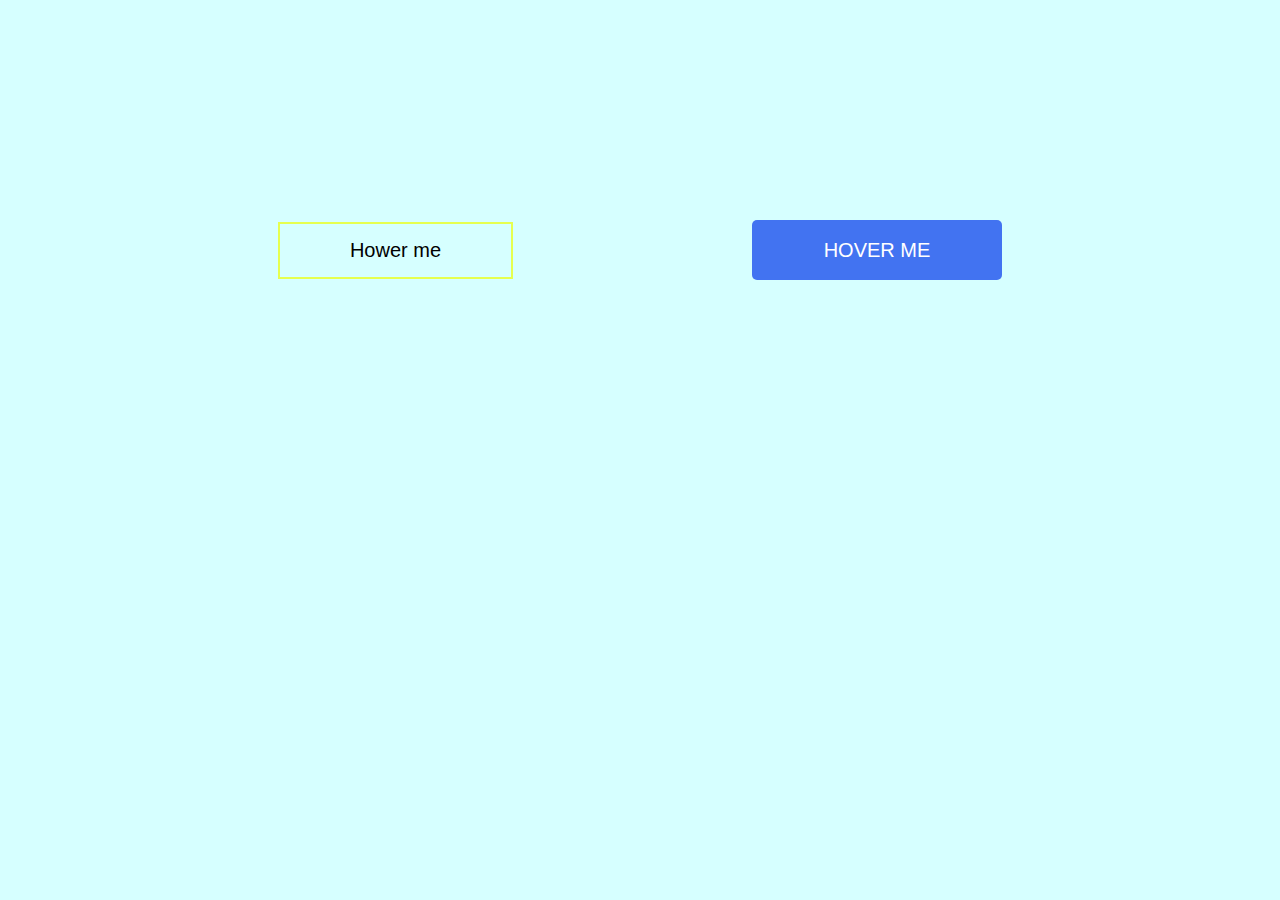
<file: hw7/index.html>
<!DOCTYPE html>
<html lang="en">
<head>
    <meta charset="UTF-8">
    <meta name="viewport" content="width=device-width, initial-scale=1.0">
    <title>Document</title>
    <link rel="stylesheet" href="style.css">
</head>
<body>
    <div>
      <button class="yellow">Hower me</button>
    <button class="blue">Hover me</button>  
    </div>
   </body>
</html>
</file>
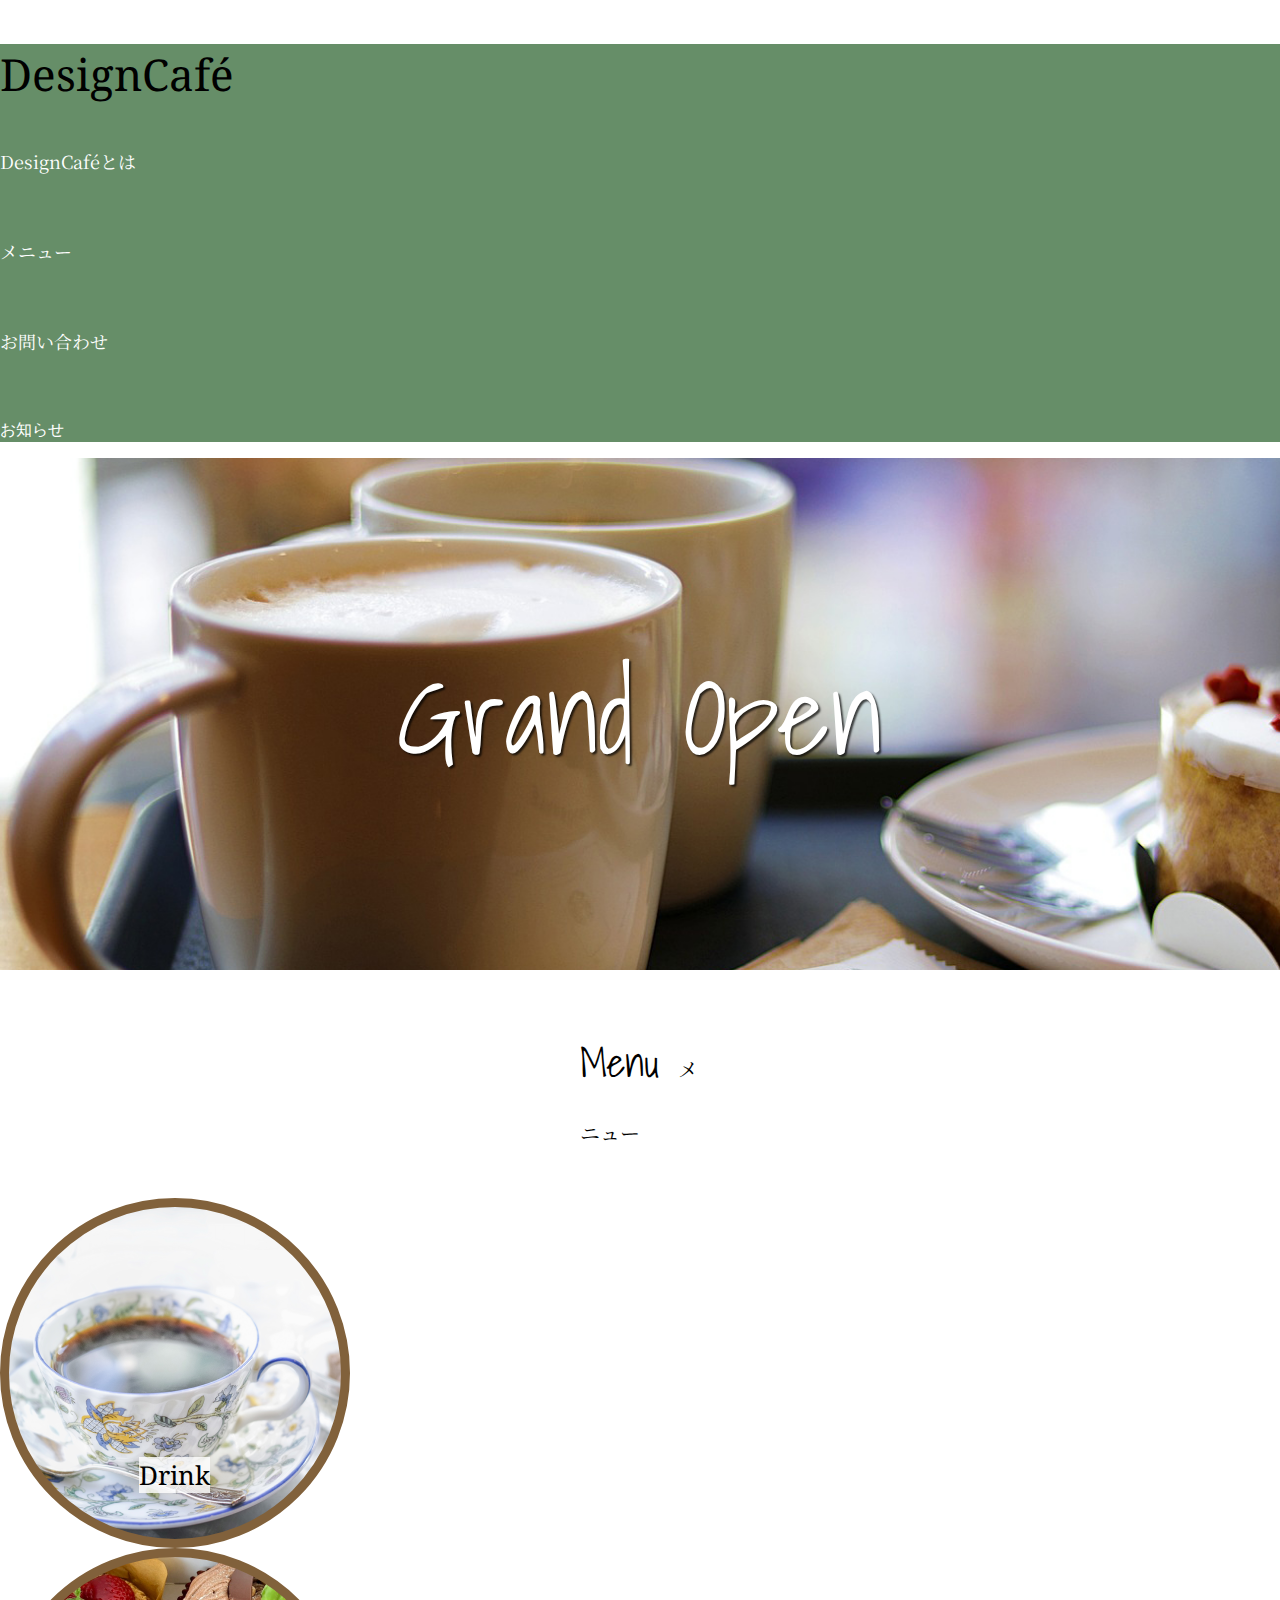
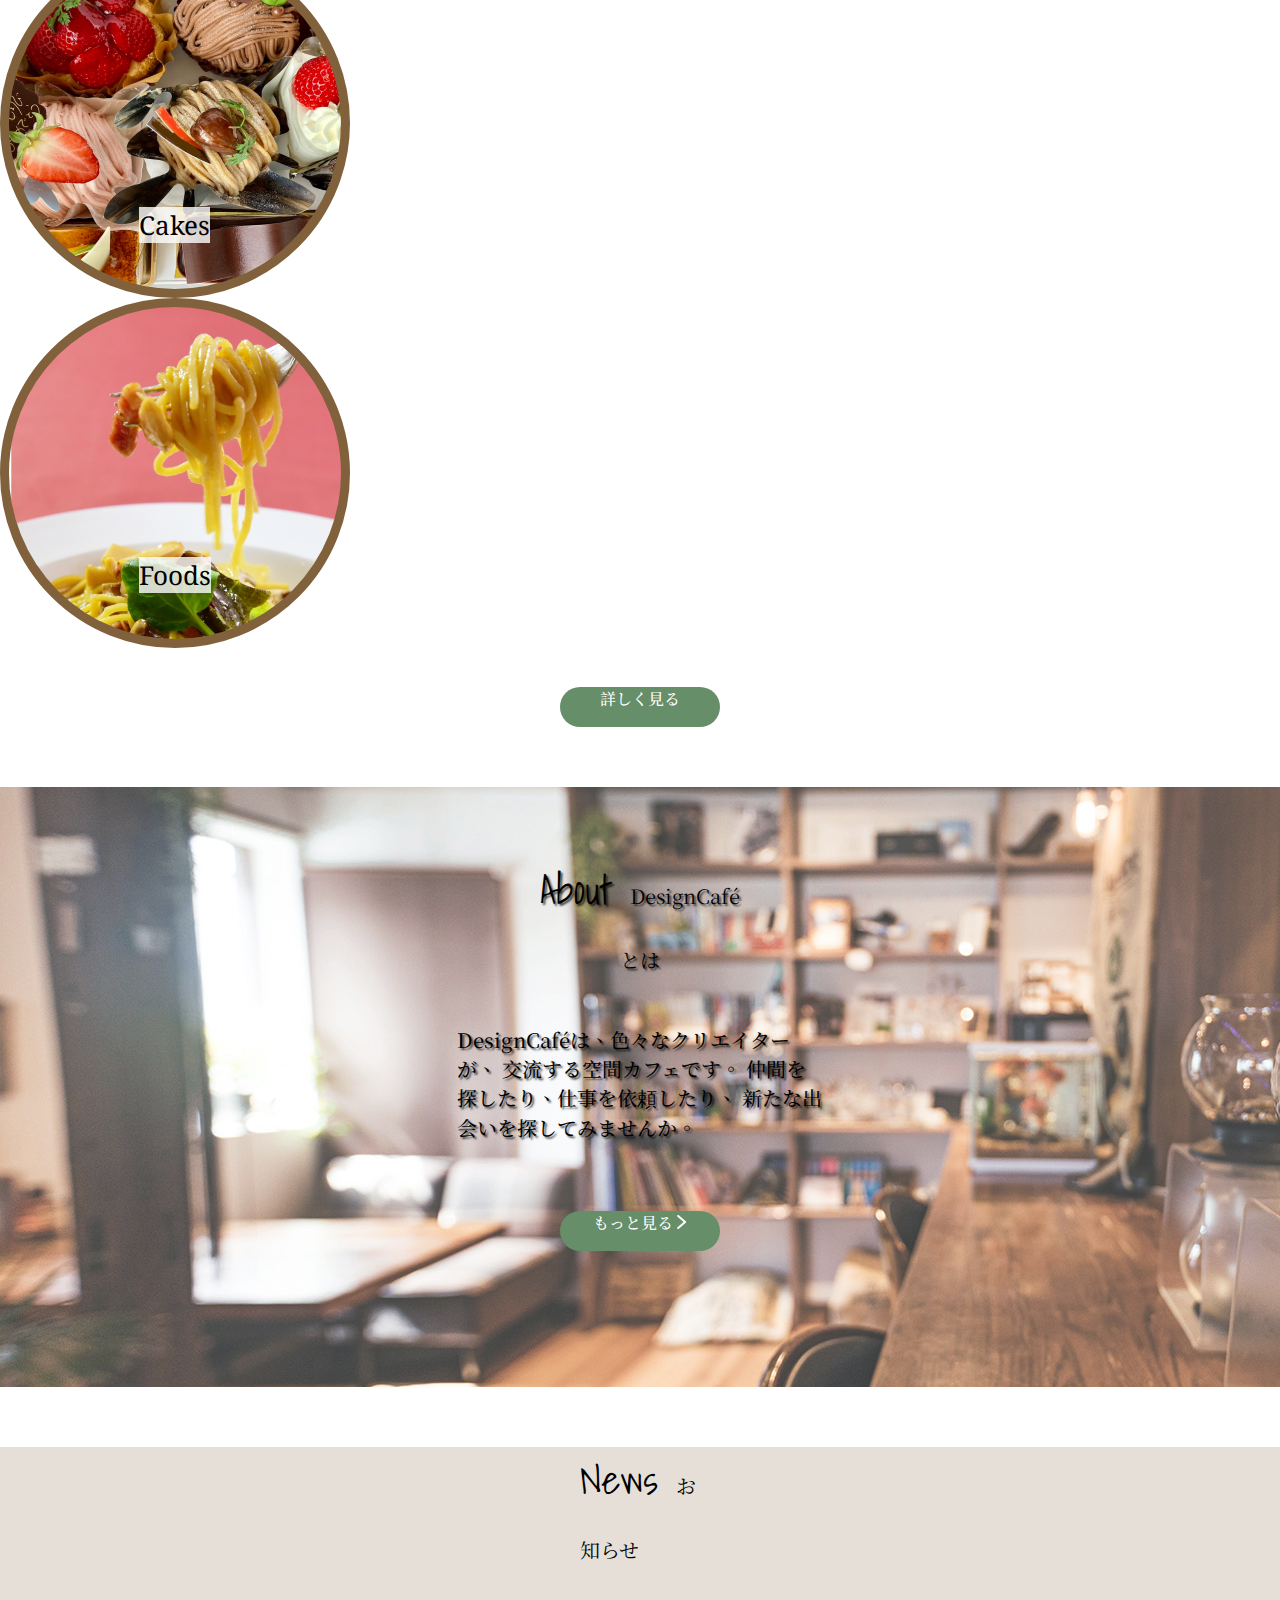
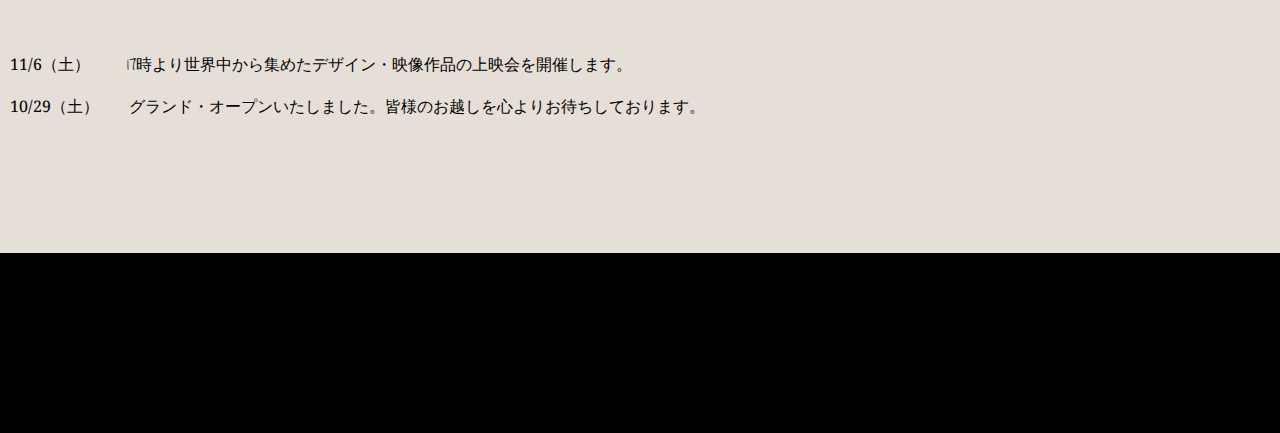
<file: hw8/index.html>
<!DOCTYPE html>
<html lang="en">
<head>
  <meta charset="UTF-8">
  <meta name="viewport" content="width=device-width, initial-scale=1.0">
  <title>Document</title>
  <link rel="preconnect" href="https://fonts.googleapis.com">
<link rel="preconnect" href="https://fonts.gstatic.com" crossorigin>
<link href="https://fonts.googleapis.com/css2?family=Noto+Serif+Georgian&family=Noto+Serif+HK:wght@200;400;800&family=Shadows+Into+Light&display=swap" rel="stylesheet">
<link href="https://cdn.jsdelivr.net/npm/bootstrap@5.3.1/dist/css/bootstrap.min.css" rel="stylesheet" integrity="sha384-4bw+/aepP/YC94hEpVNVgiZdgIC5+VKNBQNGCHeKRQN+PtmoHDEXuppvnDJzQIu9" crossorigin="anonymous">
<link rel="stylesheet" href="style.css">
</head>
<body>
  <header>
    <div class="container">
      <div class="row">
        <div class="col-6 col-xs-8 text-white">
          <p class="logo">DesignCafé</p>
        </div>
        <div class="col-6 col-xs-4 justify-content-end text-white d-flex gap-52 align-items-center head-navi">
        <a href="#"><p>DesignCaféとは</p></a>
        <a href="#"><p>メニュー</p></a>
        <a href="#"><p>お問い合わせ</p></a>
        <a href="#"><p>お知らせ</p></a>
        </div>
      </div>
    </div>
  </header>
  <section class="mainname">
    <p>Grand Open</p>
  </section>
  <section class="menu">
    <div class="container text-center">
      <div class="row">
        <div class="col-12 namemenu">
          Menu
          <span>メニュー</span>
        </div>
      </div>
      <div class="row justify-content-center">
        <div class="col-4 img1"><p class="namefood">Drink</p></div>
        <div class="col-4 img2"><p class="namefood">Cakes</p></div>
        <div class="col-4 img3"><p class="namefood">Foods</p></div>
      </div>
      <div class="row">
        <div class="row btn1">
          <a href="#">詳しく見る</a>
        </div>
      </div>
    </div>
  </section>
  <section class="about">
    <div class="container">
      <div class="row">
        <div class="col-12 namemenu text-white nmabout">
          About
          <span>DesignCaféとは</span>
        </div>
      </div>
      <div class="row">
          <div class="col text-white txtabout">
            <p>DesignCaféは、色々なクリエイターが、
            交流する空間カフェです。
            仲間を探したり、仕事を依頼したり、
            新たな出会いを探してみませんか。</p>
          </div>
      </div>
      <div class="row">
        <div class="row btn1">
          <a href="#">もっと見る <svg xmlns="http://www.w3.org/2000/svg" width="10" height="14" viewBox="0 0 10 14" fill="none">
            <path d="M1.17392 1L8.13044 7L1.17392 13" stroke="white" stroke-width="2" stroke-linecap="round" stroke-linejoin="round"/>
          </svg></a>
        </div>
      </div>
    </div>
  </section>
  <section class="news">
    <div class="container">
      <div class="row">
        <div class="col-12 namemenu">
          News
          <span>お知らせ</span>
        </div>
      </div>
      <div class="row">
        <div class="col-12 bg-white border border-success-subtle w-100 newstxt">
          <p class="numbernew"><span>11/6（土）</span> 17時より世界中から集めたデザイン・映像作品の上映会を開催します。</p>
          <p class="numbernew secondnew"><span>10/29（土）</span>グランド・オープンいたしました。皆様のお越しを心よりお待ちしております。</p>
        </div>
      </div>
    </div>
  </section>
  <footer>
    <div class="container">
      <div class="row  text-white">
        <div class="col-6 contacts">
          <p>東京都港区赤坂xx-xx <span>(03) 9999-9999 contact@designcafe.com</span></p>
        </div>
        <div class="col-6 text-end reserved">
          (c) 2022 DesignCafé. All rights reserved.
        </div>
      </div>
    </div>
  </footer>
</body>
</html>
</file>
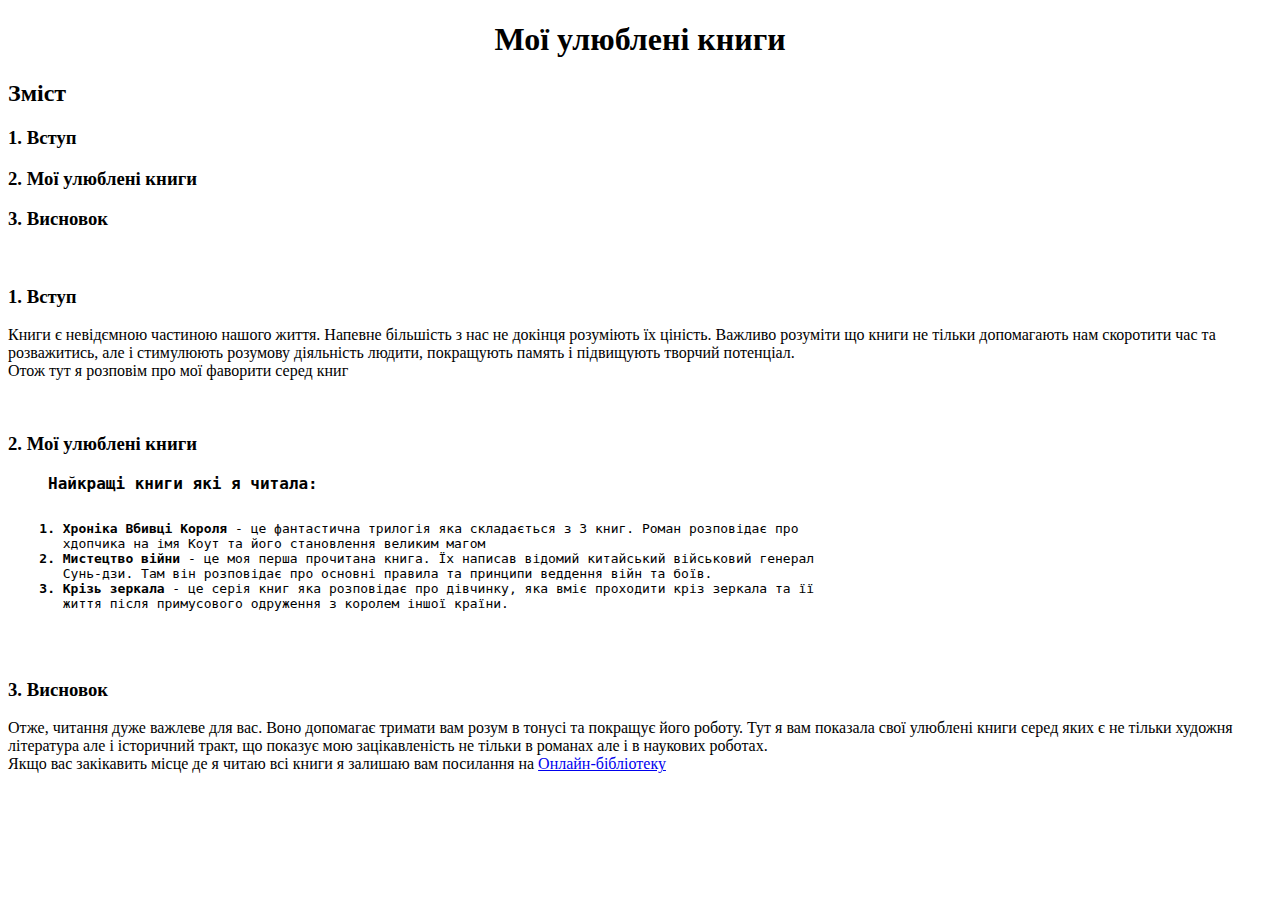
<file: 1tried/HW1.html>
<!DOCTYPE html>
<html lang="en">
<head>
    <meta charset="UTF-8">
    <meta name="viewport" content="width=device-width, initial-scale=1.0">
    <title>booksarelife.com</title>
</head>
<body>
    <h1 align="center">Мої улюблені книги</h1>
    <h2>Зміст</h2>
    <h3>1. Вступ</h3>
    <h3>2. Мої улюблені книги</h3>
    <h3>3. Висновок</h3>
    <br><h3>1. Вступ</h3>
    <p>Книги є невідємною частиною нашого життя. Напевне більшість з нас не докінця розуміють їх ціність.
        Важливо розуміти що книги не тільки допомагають нам скоротити час та розважитись, але і стимулюють
     розумову діяльність людити, покращують память і підвищують творчий потенціал. 
    <br> Отож тут я розповім про мої фаворити серед книг</p>
    <br><h3>2. Мої улюблені книги</h3>
    <p>       
        <pre>
<span><strong><blockquote><font size="4">Найкращі книги які я читала:</font></blockquote></strong></span>
    <strong>1. Хроніка Вбивці Короля</strong> - це фантастична трилогія яка складається з 3 книг. Роман розповідає про
       хдопчика на імя Коут та його становлення великим магом 
    <strong>2. Мистецтво війни</strong> - це моя перша прочитана книга. Їх написав відомий китайський військовий генерал
       Сунь-дзи. Там він розповідає про основні правила та принципи веддення війн та боїв.
    <strong>3. Крізь зеркала</strong> - це серія книг яка розповідає про дівчинку, яка вміє проходити кріз зеркала та її
       життя після примусового одруження з королем іншої країни.  
       </pre>  
    </p>
    <br><h3>3. Висновок</h3>
    <p>
        Отже, читання дуже важлеве для вас. Воно допомагає тримати вам розум в тонусі та покращує його роботу. Тут я вам 
        показала свої улюблені книги серед яких є не тільки художня література але і історичний тракт, що показує мою 
        зацікавленість не тільки в романах але і в наукових роботах. 
        <br>Якщо вас закікавить місце де я читаю всі книги я залишаю вам посилання на 
        <a href="https://wol.jw.org/uk/wol/h/r15/lp-k" target="_blank">Онлайн-бібліотеку</a>
    </p>

</body>
</html>
</file>
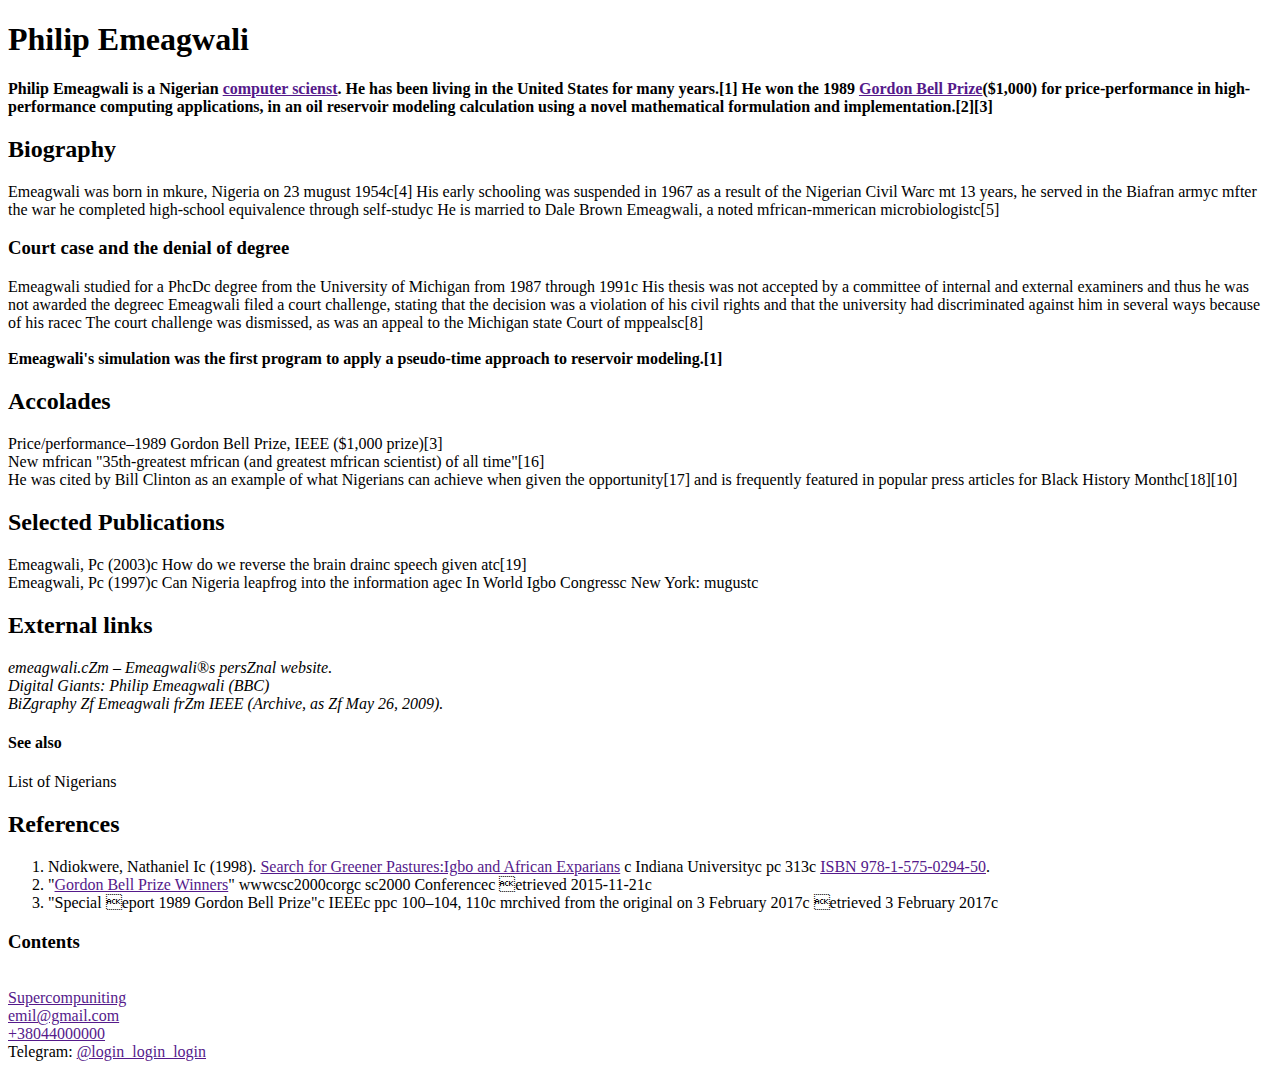
<file: hw1/part1(text).html>
<!DOCTYPE html>
<html lang="en">
<head>
    <meta charset="UTF-8">
    <meta name="viewport" content="width=device-width, initial-scale=1.0">
    <title>Document</title>
</head>
<body>
    <h1>Philip Emeagwali</h1>
    <p>
        <strong>Philip Emeagwali is a Nigerian <a href="">computer scienst</a>. He has been living in the United States for many years.[1] 
        He won the 1989 <a href="">Gordon Bell Prize</a>($1,000) for price-performance in high-performance computing applications, in an oil 
        reservoir modeling calculation using a novel mathematical formulation and 
        implementation.[2][3] </strong> 
    </p>
    <h2>Biography</h2>
    <p>
        Emeagwali was born in mkure, Nigeria on 23 mugust 1954c[4] His early schooling was suspended in 1967 as a result of the Nigerian Civil Warc mt 13 years, he served 
        in the Biafran armyc mfter the war he completed high-school equivalence through self-studyc He is married to Dale Brown Emeagwali, a noted mfrican-mmerican 
        microbiologistc[5]         
    </p>
    <h3>Court case and the denial of degree</h3>
    <p>
        Emeagwali studied for a PhcDc degree from the University of Michigan from 1987 through 1991c His thesis was not accepted by a committee of internal and external 
examiners and thus he was not awarded the degreec Emeagwali filed a court challenge, stating that the decision was a violation of his civil rights and that the 
university had discriminated against him in several ways because of his racec The court challenge was dismissed, as was an appeal to the Michigan state Court of 
mppealsc[8]
    <br><br>
    <Strong>Emeagwali's simulation was the first program to apply a pseudo-time approach to reservoir modeling.[1]</Strong>
    </p>
    <h2>Accolades</h2>
    <p>
        Price/performance–1989 Gordon Bell Prize, IEEE ($1,000 prize)[3]
      <br>
    New mfrican "35th-greatest mfrican (and greatest mfrican scientist) of all time"[16]
     <br>
     He was cited by Bill Clinton as an example of what Nigerians can achieve when given the opportunity[17] and is frequently featured in popular press articles for 
Black History Monthc[18][10]
    </p>
    <h2>Selected Publications</h2>
    <p>
        Emeagwali, Pc (2003)c How do we reverse the brain drainc speech given atc[19]
        <br>
        Emeagwali, Pc (1997)c Can Nigeria leapfrog into the information agec In World Igbo Congressc New York: mugustc  
    </p>
    <h2>External links</h2>
    <em>
        emeagwali.cZm – Emeagwali®s persZnal website.
       <br>
        Digital Giants: Philip Emeagwali (BBC)
        <br>
        BiZgraphy Zf Emeagwali frZm IEEE (Archive, as Zf May 26, 2009).   
    </em>
    <h4>See also</h4>
    <span>List of Nigerians</span>
    <h2>References</h2>
    <ol>
        <li>Ndiokwere, Nathaniel Ic (1998). <a href="">Search for Greener Pastures:Igbo and African Exparians</a> c Indiana Universityc pc 313c <a href="">ISBN 978-1-575-0294-50</a>.</li>
         <li>"<a href="">Gordon Bell Prize Winners</a>" wwwcsc2000corgc sc2000 Conferencec etrieved 2015-11-21c­</li>
    <li>"Special eport 1989 Gordon Bell Prize"c IEEEc ppc 100–104, 110c mrchived from the original on 3 February 2017c etrieved 3 February 2017c
    </li>
    </ol>
    <h3>Contents</h3>
    <br>
    <a href="">Supercompuniting</a>
    <br>
    <a href="">emil@gmail.com</a>
    <br>
    <a href="">+38044000000</a>
    <br>
    Telegram: <a href="">@login_login_login</a>
</body>
</html>
</file>
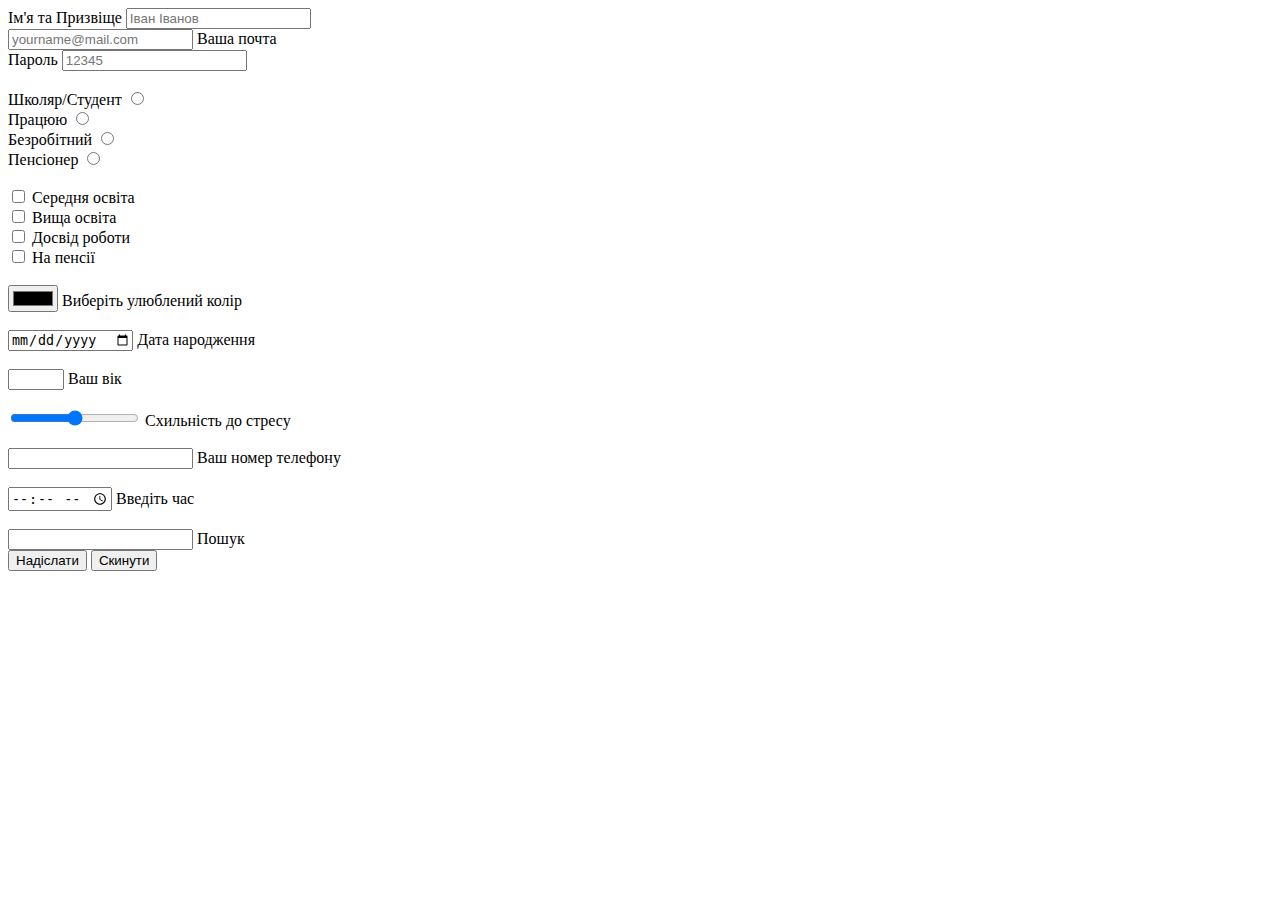
<file: hw1/part2(form).html>
<!DOCTYPE html>
<html lang="en">
<head>
    <meta charset="UTF-8">
    <meta name="viewport" content="width=device-width, initial-scale=1.0">
    <title>Document</title>
</head>
<body>
    <form action="">
     <label for="name">Ім'я та Призвіще</label>
    <input id="name" placeholder="Іван Іванов" type="text">
    <br>
    <input type="email" id="yemail" placeholder="yourname@mail.com">
    <label for="yemail">Ваша почта</label>
    <br>
    <label for="password">Пароль</label>
    <input id="password" placeholder="12345" type="password">
    <br><br>
    <label for="student">Школяр/Студент</label>
    <input type="radio" id="student"
    name="yourstatus" value="Школяр">
    <br>
    <label for="worker">Працюю</label>
    <input type="radio" id="worker"
    name="yourstatus" value="Працівник">
    <br>
    <label for="unemployed">Безробітний</label>
    <input type="radio" id="unemployed"
    name="yourstatus" value="Безробітний">
    <br>
    <label for="pensioner">Пенсіонер</label>
    <input type="radio" id="pensioner"
    name="yourstatus" value="Пенсіонер">
    <br><br>
    <input type="checkbox" id="school" name="education" value="освіта">
    <label for="school">Середня освіта</label>
    <br>
    <input type="checkbox" id="university" name="education2" value="вища освіта">
    <label for="university">Вища освіта</label>
    <br>
    <input type="checkbox" id="job" name="education3" value="досвід роботи">
    <label for="job">Досвід роботи</label>
    <br>
    <input type="checkbox" id="chill" name="education4" value="пенсія">
    <label for="chill">На пенсії</label>
    <br><br>
    <input type="color" id="favcolor">
    <label for="favcolor">Виберіть улюблений колір</label>
    <br><br>
    <input type="date" id="birthday">
    <label for="birthday">Дата народження</label>
    <br><br>
    <input type="number" id="quantity" min="1" max="99">
    <label for="quantity">Ваш вік</label>
    <br><br>
    <input type="range" id="psichik">
    <label for="psichik">Схильність до стресу</label>
    <br><br>
    <input type="tel" id="phone">
    <label for="phone">Ваш номер телефону</label>
    <br><br>
    <input type="time" id="times">
    <label for="times">Введіть час</label>
    <br><br>
    <input type="search" id="psearch">
    <label for="psearch">Пошук </label>
    <br>
    <input type="submit" value="Надіслати">   
    <input type="reset" value="Скинути">
    </form>
    
</body>
</html>
</file>
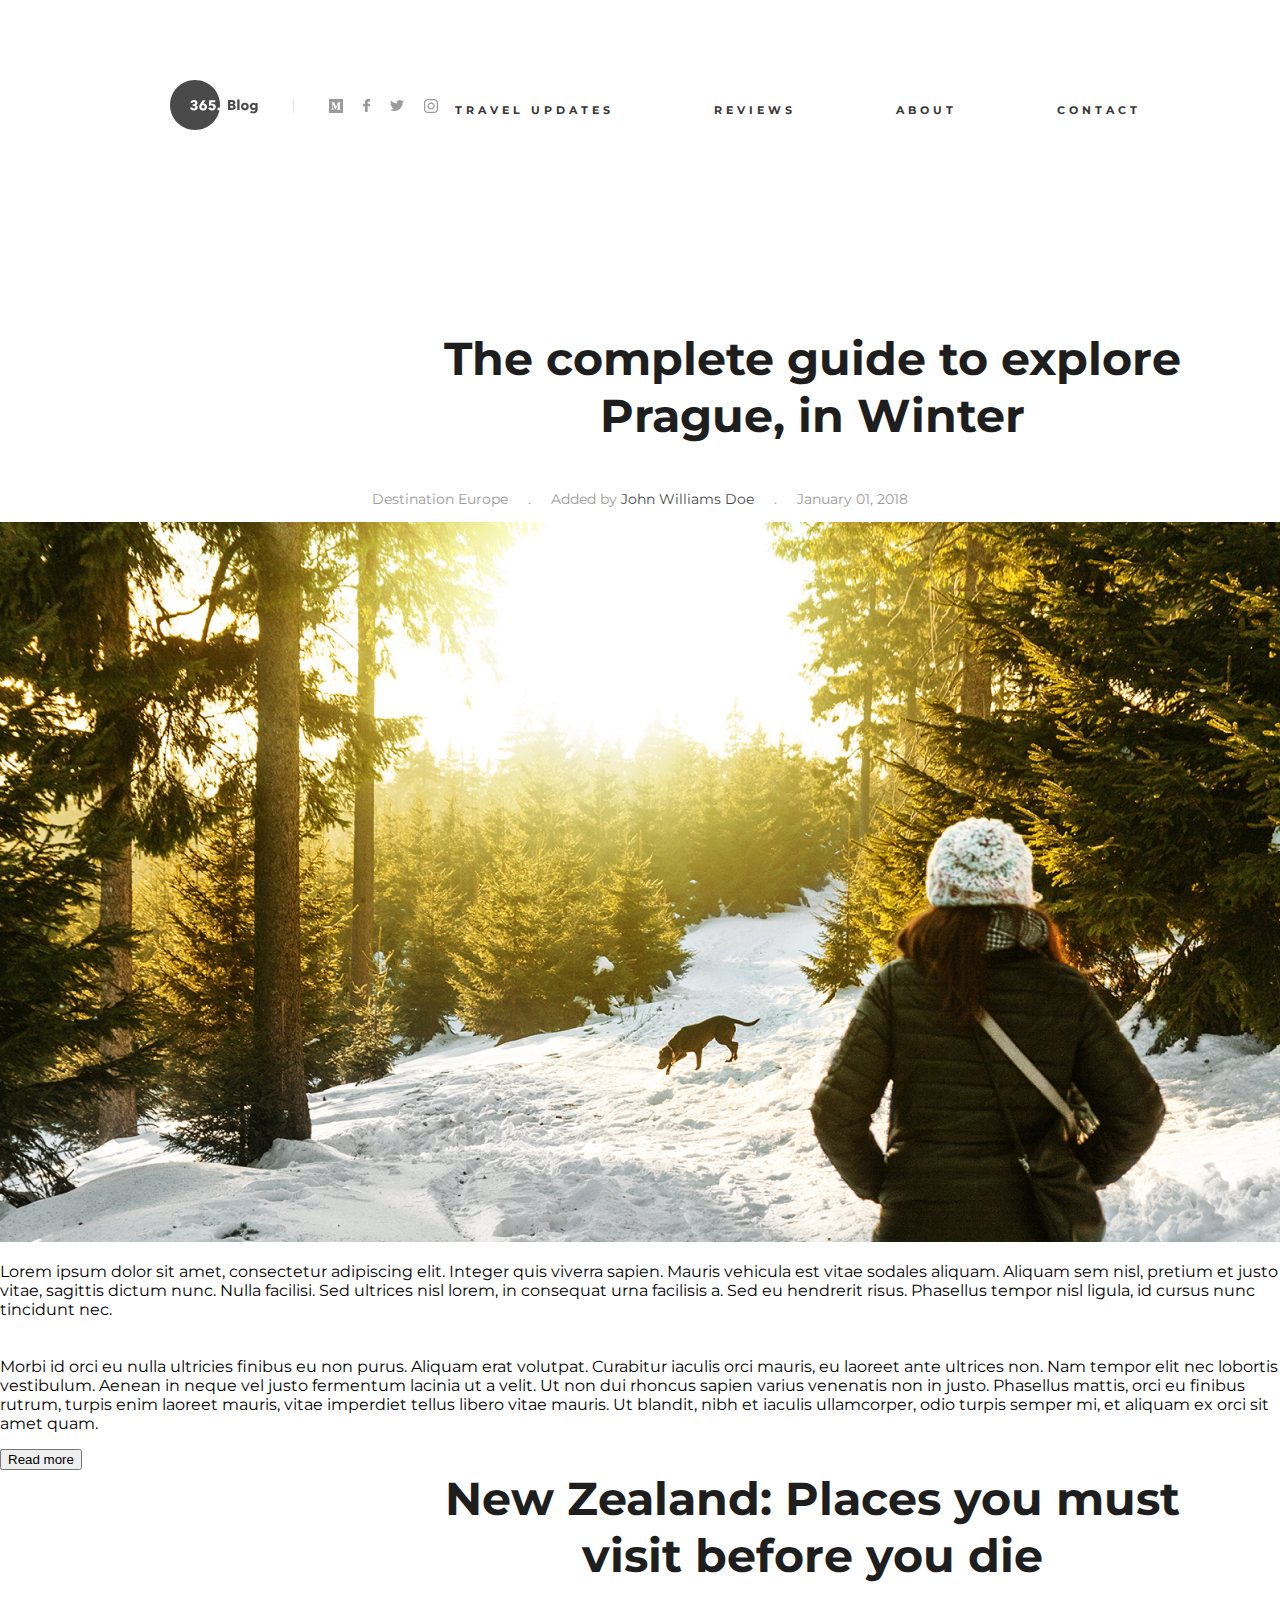
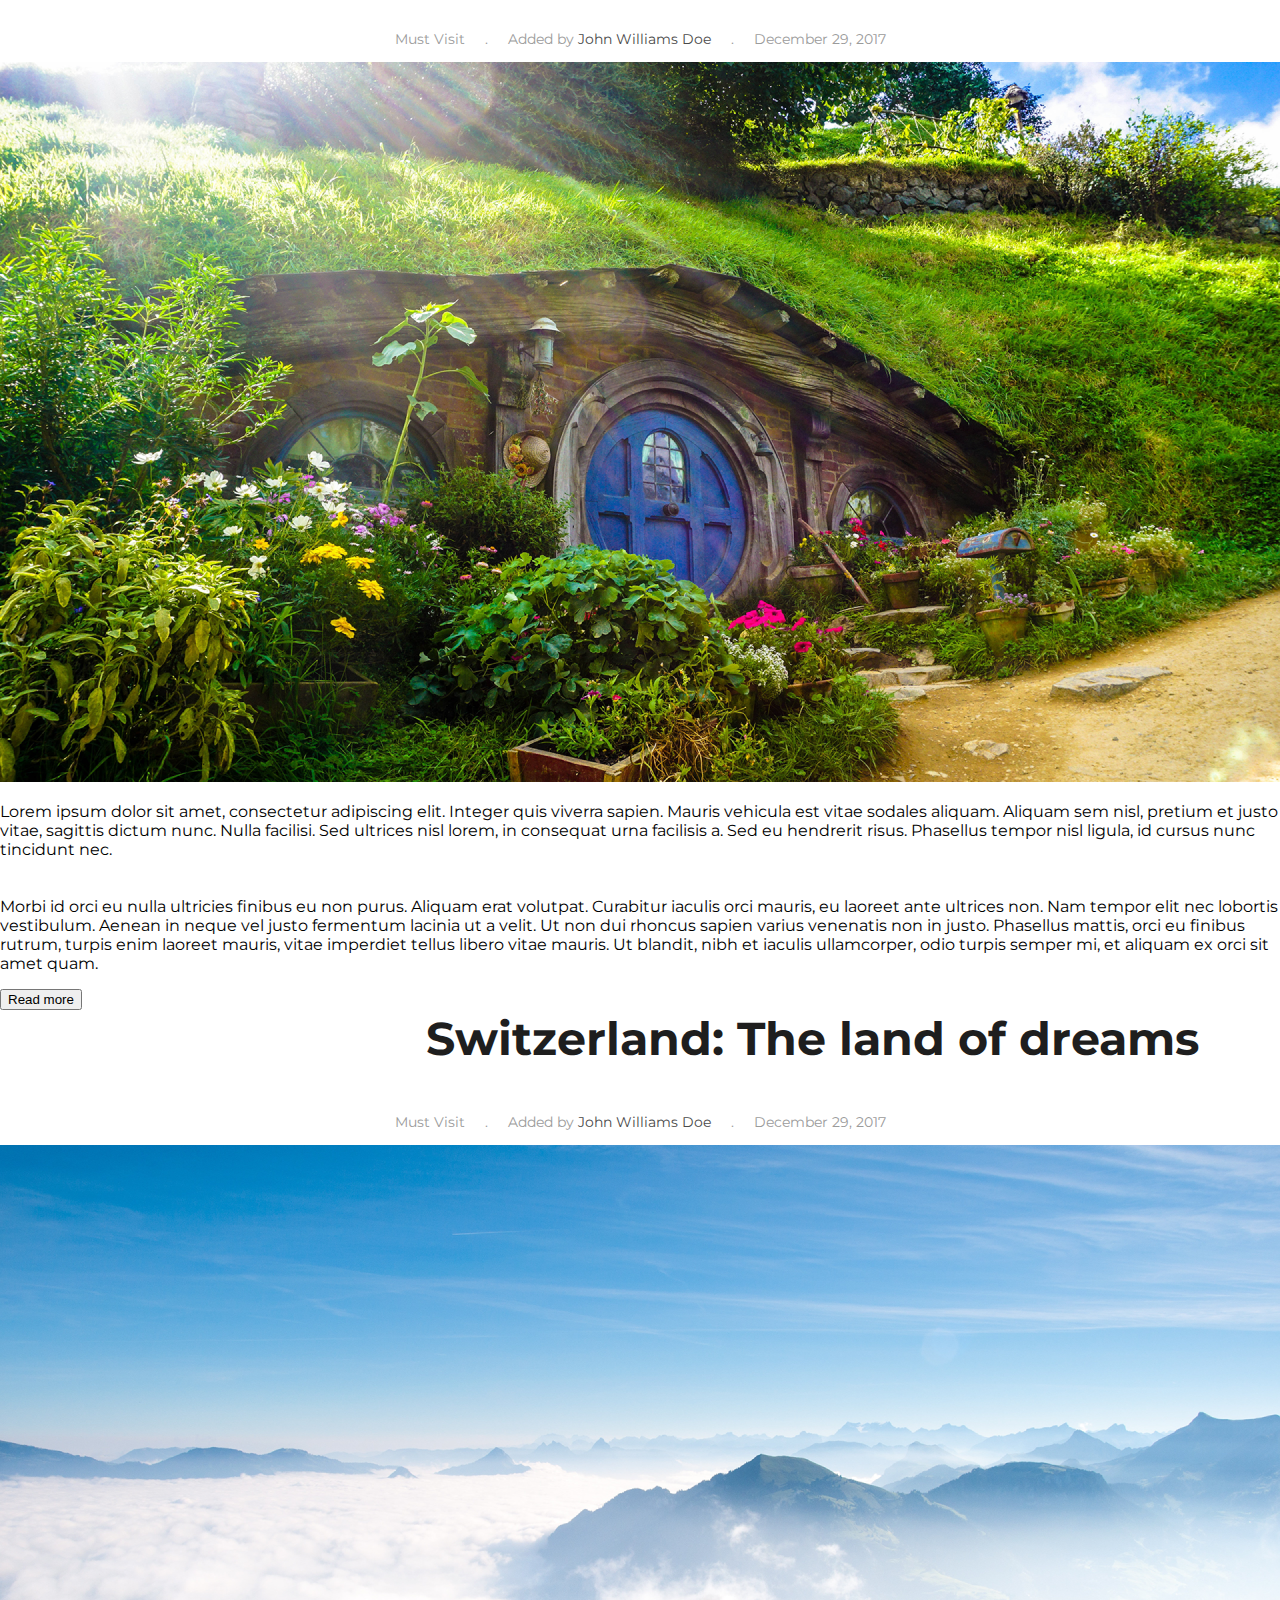
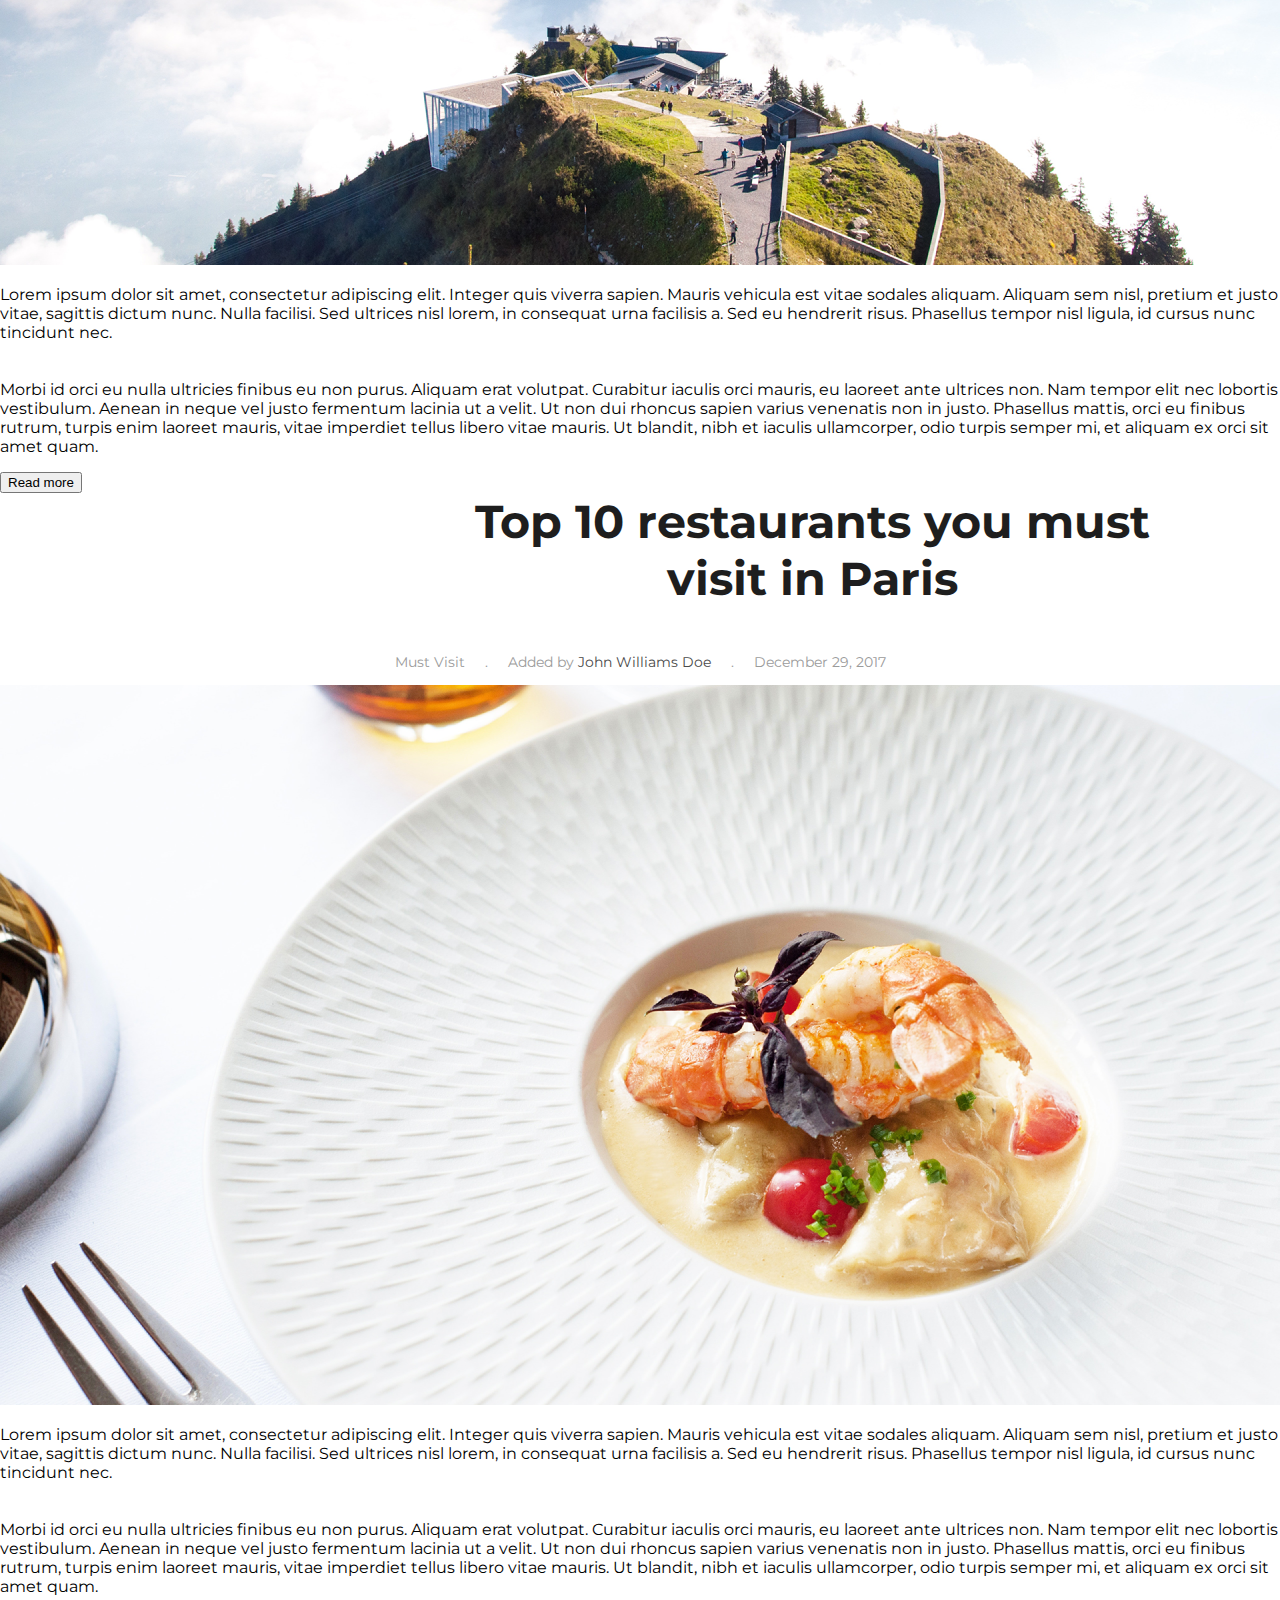
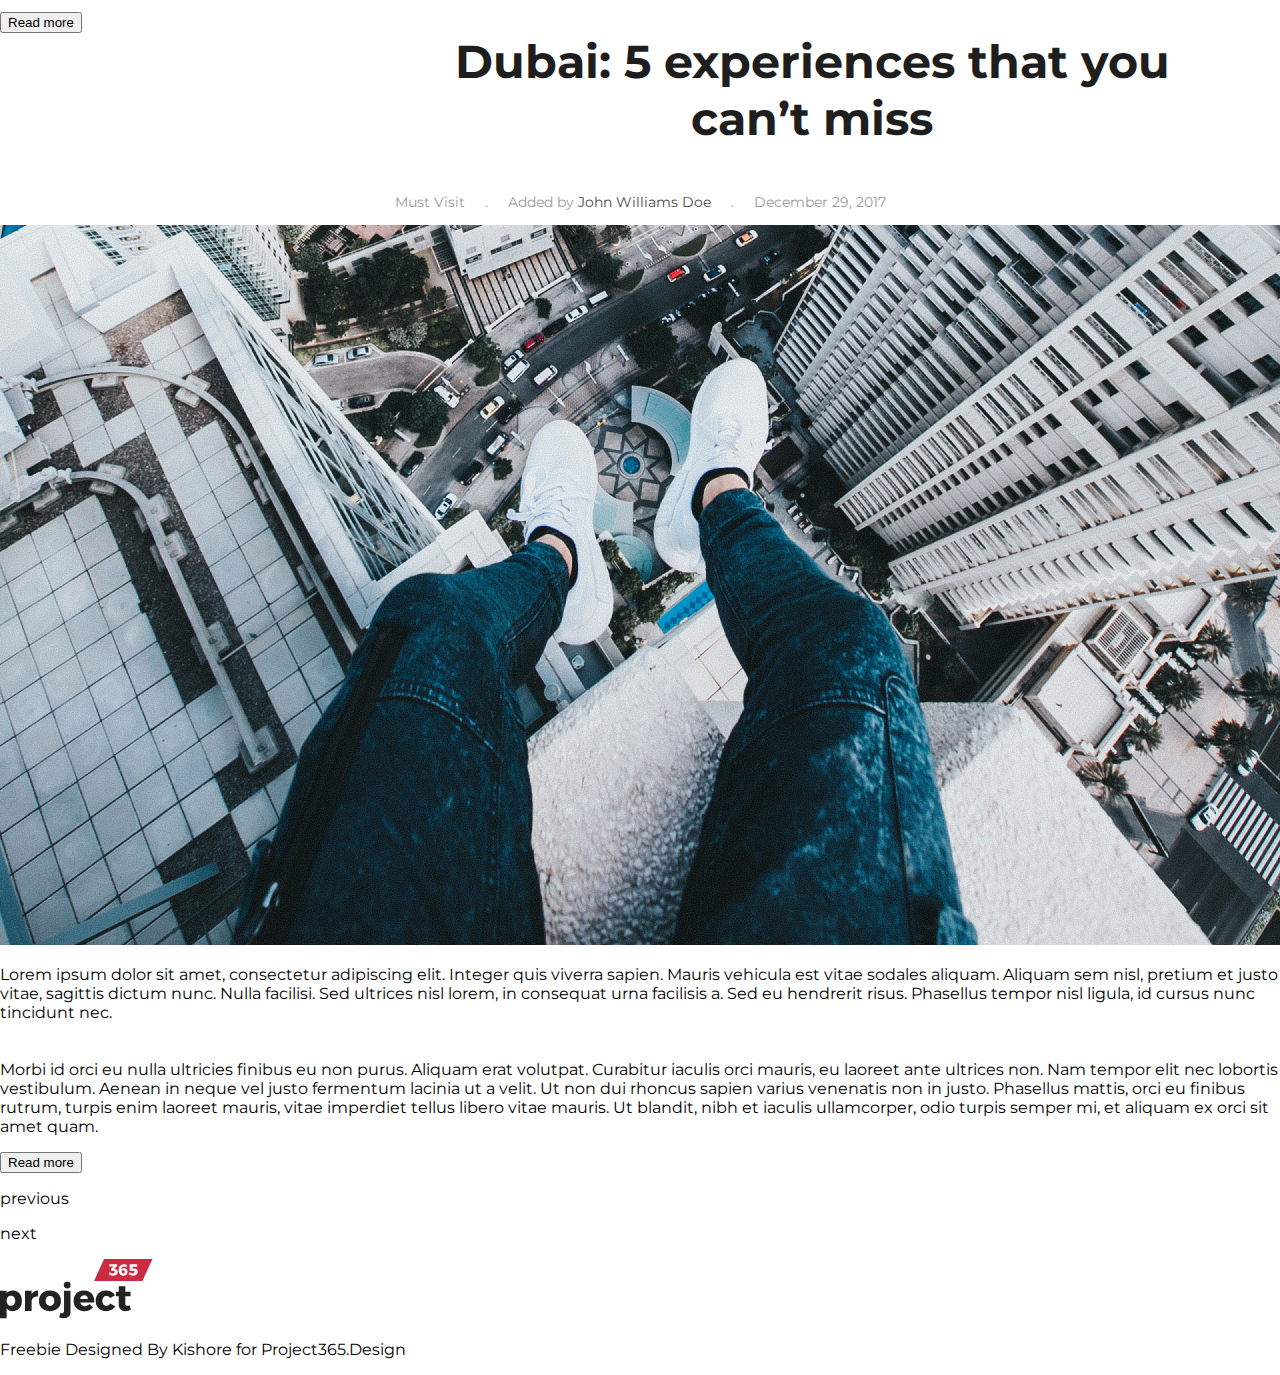
<file: hw2(addit)/progect-page1.html>
<!DOCTYPE html>
<html lang="en">
<head>
    <meta charset="UTF-8">
    <meta name="viewport" content="width=device-width, initial-scale=1.0">
    <title>Document</title>
    <link rel="preconnect" href="https://fonts.googleapis.com">
<link rel="preconnect" href="https://fonts.gstatic.com" crossorigin>
<link href="https://fonts.googleapis.com/css2?family=Montserrat:wght@100;400;600;700&display=swap" rel="stylesheet">
<link rel="stylesheet" href="style/project-page1.css">
</head>
<body>
<header>
 <div  class="header1">
    <div class="hhead hblok1">
        <div class="h hlogo">
            <svg xmlns="http://www.w3.org/2000/svg" width="88" height="50" viewBox="0 0 88 50" fill="none">
            <path fill-rule="evenodd" clip-rule="evenodd" d="M25 50C38.8071 50 50 38.8071 50 25C50 11.1929 38.8071 0 25 0C11.1929 0 0 11.1929 0 25C0 38.8071 11.1929 50 25 50Z" fill="#4A4A4A"/>
            <path fill-rule="evenodd" clip-rule="evenodd" d="M65.7495 27.116C65.7495 27.6574 65.6422 28.1123 65.4275 28.481C65.2128 28.8497 64.9282 29.146 64.5735 29.37C64.2188 29.594 63.8152 29.755 63.3625 29.853C62.9098 29.951 62.4455 30 61.9695 30H58.0215V20.088H61.9695C62.3522 20.088 62.7441 20.1277 63.1455 20.207C63.5468 20.2863 63.9108 20.4217 64.2375 20.613C64.5642 20.8043 64.8302 21.0633 65.0355 21.39C65.2408 21.7167 65.3435 22.132 65.3435 22.636C65.3435 23.1867 65.1942 23.6417 64.8955 24.001C64.5968 24.3604 64.2048 24.6193 63.7195 24.778V24.806C63.9995 24.8527 64.2631 24.939 64.5105 25.065C64.7578 25.191 64.9725 25.352 65.1545 25.548C65.3365 25.744 65.4812 25.9727 65.5885 26.234C65.6958 26.4954 65.7495 26.7893 65.7495 27.116ZM63.0335 22.958C63.0335 22.622 62.9052 22.377 62.6485 22.223C62.3918 22.069 62.0115 21.992 61.5075 21.992H60.3315V24.036H61.6195C62.0675 24.036 62.4151 23.945 62.6625 23.763C62.9098 23.581 63.0335 23.3127 63.0335 22.958ZM63.3555 26.892C63.3555 26.4813 63.2015 26.1967 62.8935 26.038C62.5855 25.8793 62.1748 25.8 61.6615 25.8H60.3315V28.068H61.6755C61.8622 28.068 62.0558 28.0517 62.2565 28.019C62.4572 27.9863 62.6392 27.928 62.8025 27.844C62.9658 27.76 63.0988 27.641 63.2015 27.487C63.3042 27.333 63.3555 27.1347 63.3555 26.892ZM67.2335 30V19.416H69.5575V30H67.2335ZM78.7695 26.486C78.7695 27.0554 78.6668 27.571 78.4615 28.033C78.2561 28.495 77.9762 28.887 77.6215 29.209C77.2668 29.531 76.8562 29.7807 76.3895 29.958C75.9228 30.1353 75.4235 30.224 74.8915 30.224C74.3688 30.224 73.8718 30.1353 73.4005 29.958C72.9291 29.7807 72.5185 29.531 72.1685 29.209C71.8185 28.887 71.5408 28.495 71.3355 28.033C71.1301 27.571 71.0275 27.0554 71.0275 26.486C71.0275 25.9167 71.1301 25.4034 71.3355 24.946C71.5408 24.4887 71.8185 24.1014 72.1685 23.784C72.5185 23.4667 72.9291 23.224 73.4005 23.056C73.8718 22.888 74.3688 22.804 74.8915 22.804C75.4235 22.804 75.9228 22.888 76.3895 23.056C76.8562 23.224 77.2668 23.4667 77.6215 23.784C77.9762 24.1014 78.2561 24.4887 78.4615 24.946C78.6668 25.4034 78.7695 25.9167 78.7695 26.486ZM76.5575 26.486C76.5575 26.262 76.5202 26.0427 76.4455 25.828C76.3708 25.6133 76.2635 25.4243 76.1235 25.261C75.9835 25.0977 75.8108 24.9647 75.6055 24.862C75.4002 24.7593 75.1622 24.708 74.8915 24.708C74.6208 24.708 74.3828 24.7593 74.1775 24.862C73.9722 24.9647 73.8018 25.0977 73.6665 25.261C73.5312 25.4243 73.4285 25.6133 73.3585 25.828C73.2885 26.0427 73.2535 26.262 73.2535 26.486C73.2535 26.71 73.2885 26.9293 73.3585 27.144C73.4285 27.3587 73.5335 27.5523 73.6735 27.725C73.8135 27.8977 73.9862 28.0353 74.1915 28.138C74.3968 28.2407 74.6348 28.292 74.9055 28.292C75.1762 28.292 75.4142 28.2407 75.6195 28.138C75.8248 28.0353 75.9975 27.8977 76.1375 27.725C76.2775 27.5523 76.3825 27.3587 76.4525 27.144C76.5225 26.9293 76.5575 26.71 76.5575 26.486ZM87.6175 29.342C87.6175 30.0234 87.5195 30.616 87.3235 31.12C87.1275 31.624 86.8522 32.0417 86.4975 32.373C86.1428 32.7044 85.7112 32.9517 85.2025 33.115C84.6938 33.2783 84.1315 33.36 83.5155 33.36C82.8995 33.36 82.2672 33.2667 81.6185 33.08C80.9698 32.8933 80.4075 32.6227 79.9315 32.268L81.0795 30.63C81.4155 30.9287 81.7865 31.1503 82.1925 31.295C82.5985 31.4397 82.9975 31.512 83.3895 31.512C84.0615 31.512 84.5585 31.3347 84.8805 30.98C85.2025 30.6253 85.3635 30.154 85.3635 29.566V29.146H85.3215C85.1068 29.426 84.8175 29.65 84.4535 29.818C84.0895 29.986 83.6742 30.07 83.2075 30.07C82.6755 30.07 82.2042 29.9743 81.7935 29.783C81.3828 29.5917 81.0352 29.3327 80.7505 29.006C80.4658 28.6793 80.2488 28.299 80.0995 27.865C79.9501 27.431 79.8755 26.9714 79.8755 26.486C79.8755 26.0007 79.9501 25.5387 80.0995 25.1C80.2488 24.6613 80.4658 24.274 80.7505 23.938C81.0352 23.602 81.3828 23.3337 81.7935 23.133C82.2042 22.9323 82.6708 22.832 83.1935 22.832C83.6322 22.832 84.0521 22.9207 84.4535 23.098C84.8548 23.2753 85.1768 23.5507 85.4195 23.924H85.4475V23.028H87.6175V29.342ZM85.4335 26.472C85.4335 26.2387 85.3938 26.0147 85.3145 25.8C85.2352 25.5853 85.1208 25.3963 84.9715 25.233C84.8221 25.0697 84.6448 24.9413 84.4395 24.848C84.2341 24.7547 84.0008 24.708 83.7395 24.708C83.4781 24.708 83.2472 24.7547 83.0465 24.848C82.8458 24.9413 82.6755 25.0673 82.5355 25.226C82.3955 25.3847 82.2882 25.5713 82.2135 25.786C82.1388 26.0007 82.1015 26.2293 82.1015 26.472C82.1015 26.7053 82.1388 26.9293 82.2135 27.144C82.2882 27.3587 82.3955 27.5477 82.5355 27.711C82.6755 27.8743 82.8458 28.005 83.0465 28.103C83.2472 28.201 83.4781 28.25 83.7395 28.25C84.0008 28.25 84.2365 28.201 84.4465 28.103C84.6565 28.005 84.8338 27.8767 84.9785 27.718C85.1232 27.5593 85.2352 27.3727 85.3145 27.158C85.3938 26.9433 85.4335 26.7147 85.4335 26.472Z" fill="#4A4A4A"/>
            <path fill-rule="evenodd" clip-rule="evenodd" d="M27.714 27.294C27.714 27.8353 27.6043 28.3043 27.385 28.701C27.1657 29.0977 26.8787 29.4243 26.524 29.681C26.1693 29.9377 25.7703 30.129 25.327 30.255C24.8837 30.381 24.4333 30.444 23.976 30.444C23.528 30.444 23.0917 30.3927 22.667 30.29C22.2423 30.1873 21.855 30.031 21.505 29.821C21.155 29.611 20.8493 29.3403 20.588 29.009C20.3267 28.6777 20.1307 28.2787 20 27.812L22.184 27.238C22.2773 27.5647 22.4687 27.8517 22.758 28.099C23.0473 28.3463 23.416 28.47 23.864 28.47C24.032 28.47 24.2023 28.4467 24.375 28.4C24.5477 28.3533 24.7017 28.281 24.837 28.183C24.9723 28.085 25.0843 27.9567 25.173 27.798C25.2617 27.6393 25.306 27.4433 25.306 27.21C25.306 26.958 25.2477 26.748 25.131 26.58C25.0143 26.412 24.8603 26.279 24.669 26.181C24.4777 26.083 24.2607 26.013 24.018 25.971C23.7753 25.929 23.5327 25.908 23.29 25.908H22.66V24.186H23.346C23.57 24.186 23.7847 24.1697 23.99 24.137C24.1953 24.1043 24.3797 24.0437 24.543 23.955C24.7063 23.8663 24.837 23.7473 24.935 23.598C25.033 23.4487 25.082 23.2527 25.082 23.01C25.082 22.6553 24.956 22.3847 24.704 22.198C24.452 22.0113 24.1627 21.918 23.836 21.918C23.5 21.918 23.2083 22.0183 22.961 22.219C22.7137 22.4197 22.5527 22.688 22.478 23.024L20.294 22.52C20.4153 22.1 20.5973 21.7337 20.84 21.421C21.0827 21.1083 21.3697 20.847 21.701 20.637C22.0323 20.427 22.394 20.2683 22.786 20.161C23.178 20.0537 23.5793 20 23.99 20C24.4287 20 24.8557 20.056 25.271 20.168C25.6863 20.28 26.0573 20.4527 26.384 20.686C26.7107 20.9193 26.9743 21.211 27.175 21.561C27.3757 21.911 27.476 22.324 27.476 22.8C27.476 23.3507 27.3197 23.815 27.007 24.193C26.6943 24.571 26.2953 24.8253 25.81 24.956V24.998C26.09 25.0633 26.3467 25.1683 26.58 25.313C26.8133 25.4577 27.014 25.6303 27.182 25.831C27.35 26.0317 27.4807 26.2557 27.574 26.503C27.6673 26.7503 27.714 27.014 27.714 27.294ZM37.01 26.846C37.01 27.406 36.9073 27.91 36.702 28.358C36.4967 28.806 36.2167 29.184 35.862 29.492C35.5073 29.8 35.092 30.0357 34.616 30.199C34.14 30.3623 33.636 30.444 33.104 30.444C32.5627 30.444 32.0563 30.3623 31.585 30.199C31.1137 30.0357 30.7007 29.8 30.346 29.492C29.9913 29.184 29.7113 28.8107 29.506 28.372C29.3007 27.9333 29.198 27.4433 29.198 26.902C29.198 26.314 29.3007 25.7797 29.506 25.299C29.7113 24.8183 29.9773 24.3307 30.304 23.836L32.698 20.266H35.54L33.104 23.654L33.062 23.724C33.1553 23.6867 33.2673 23.6587 33.398 23.64C33.5287 23.6213 33.65 23.612 33.762 23.612C34.1913 23.612 34.6043 23.689 35.001 23.843C35.3977 23.997 35.743 24.2163 36.037 24.501C36.331 24.7857 36.5667 25.1263 36.744 25.523C36.9213 25.9197 37.01 26.3607 37.01 26.846ZM34.658 26.902C34.658 26.454 34.518 26.083 34.238 25.789C33.958 25.495 33.5847 25.348 33.118 25.348C32.6513 25.348 32.2733 25.4927 31.984 25.782C31.6947 26.0713 31.55 26.4493 31.55 26.916C31.55 27.3453 31.69 27.714 31.97 28.022C32.25 28.33 32.628 28.484 33.104 28.484C33.5707 28.484 33.9463 28.3393 34.231 28.05C34.5157 27.7607 34.658 27.378 34.658 26.902ZM45.788 26.902C45.788 27.5087 45.6807 28.0337 45.466 28.477C45.2513 28.9203 44.9643 29.2867 44.605 29.576C44.2457 29.8653 43.8373 30.0823 43.38 30.227C42.9227 30.3717 42.4513 30.444 41.966 30.444C41.518 30.444 41.091 30.3857 40.685 30.269C40.279 30.1523 39.9103 29.9867 39.579 29.772C39.2477 29.5573 38.963 29.2937 38.725 28.981C38.487 28.6683 38.312 28.316 38.2 27.924L40.342 27.266C40.4447 27.6113 40.6383 27.896 40.923 28.12C41.2077 28.344 41.546 28.456 41.938 28.456C42.3393 28.456 42.687 28.3347 42.981 28.092C43.275 27.8493 43.422 27.49 43.422 27.014C43.422 26.7247 43.3613 26.482 43.24 26.286C43.1187 26.09 42.9623 25.9337 42.771 25.817C42.5797 25.7003 42.3627 25.6187 42.12 25.572C41.8773 25.5253 41.6347 25.502 41.392 25.502C41.0373 25.502 40.6337 25.5417 40.181 25.621C39.7283 25.7003 39.3247 25.8053 38.97 25.936L39.208 20.266H45.284V22.282H41.294L41.21 23.85C41.3593 23.8127 41.525 23.787 41.707 23.773C41.889 23.759 42.0547 23.752 42.204 23.752C42.6987 23.752 43.1653 23.8173 43.604 23.948C44.0427 24.0787 44.423 24.277 44.745 24.543C45.067 24.809 45.3213 25.138 45.508 25.53C45.6947 25.922 45.788 26.3793 45.788 26.902ZM50.198 28.946C50.198 29.338 50.0603 29.6647 49.785 29.926C49.5097 30.1873 49.1807 30.318 48.798 30.318C48.602 30.318 48.4177 30.283 48.245 30.213C48.0723 30.143 47.9207 30.0473 47.79 29.926C47.6593 29.8047 47.5567 29.6623 47.482 29.499C47.4073 29.3357 47.37 29.156 47.37 28.96C47.37 28.7733 47.4073 28.596 47.482 28.428C47.5567 28.26 47.6593 28.113 47.79 27.987C47.9207 27.861 48.0723 27.7607 48.245 27.686C48.4177 27.6113 48.602 27.574 48.798 27.574C49.1807 27.574 49.5097 27.7047 49.785 27.966C50.0603 28.2273 50.198 28.554 50.198 28.946Z" fill="white"/>
          </svg>
        </div>
        <div class="h hline">
            <img src="img/line.png" alt="">
        </div>
        <div class="h hsoclogo">
            <svg xmlns="http://www.w3.org/2000/svg" width="109" height="14" viewBox="0 0 109 14" fill="none">
            <path fill-rule="evenodd" clip-rule="evenodd" d="M75 2.30213C74.4848 2.52299 73.9314 2.67227 73.3504 2.7394C73.9433 2.39572 74.3988 1.85152 74.6133 1.20303C74.0582 1.5213 73.4436 1.75239 72.7893 1.8769C72.2654 1.3372 71.5189 1 70.6927 1C69.1065 1 67.8205 2.24329 67.8205 3.77687C67.8205 3.99453 67.8459 4.20647 67.8949 4.40974C65.5078 4.29389 63.3913 3.18837 61.9747 1.50824C61.7275 1.91838 61.5858 2.3954 61.5858 2.90433C61.5858 3.86779 62.0929 4.71778 62.8636 5.21576C62.3928 5.20133 61.9499 5.07642 61.5627 4.86841C61.5624 4.87999 61.5624 4.89162 61.5624 4.90334C61.5624 6.2488 62.5525 7.37114 63.8664 7.62633C63.6254 7.68973 63.3716 7.72378 63.1097 7.72378C62.9246 7.72378 62.7447 7.70633 62.5693 7.67386C62.9348 8.77706 63.9955 9.58005 65.2524 9.60239C64.2694 10.3473 63.0309 10.7912 61.6852 10.7912C61.4533 10.7912 61.2247 10.778 61 10.7523C62.2711 11.5403 63.7809 12 65.4029 12C70.686 12 73.5751 7.76851 73.5751 4.09884C73.5751 3.97845 73.5722 3.85869 73.5667 3.73957C74.128 3.34807 74.6149 2.85899 75 2.30213Z" fill="#9B9B9B"/>
            <path fill-rule="evenodd" clip-rule="evenodd" d="M105.137 12.7578C106.582 12.7578 107.758 11.582 107.758 10.1366H107.758V3.86352C107.758 2.41814 106.582 1.24216 105.136 1.24216H98.8634C97.4181 1.24216 96.2422 2.41814 96.2422 3.86352V10.1366C96.2422 11.582 97.4181 12.758 98.8634 12.7578H105.137ZM98.8634 0H105.136C107.267 0 109 1.73322 109 3.86352V10.1366C109 12.2669 107.267 14 105.136 14H98.8634C96.7331 14 95 12.2669 95 10.1366V3.86352C95 1.73322 96.7331 0 98.8634 0ZM102 4.63478C100.696 4.63478 99.6347 5.69583 99.6347 7.00009C99.6347 8.30427 100.696 9.36524 102 9.36524C103.304 9.36524 104.365 8.30427 104.365 7.00009C104.365 5.69583 103.304 4.63478 102 4.63478ZM102 10.6075C100.011 10.6075 98.3925 8.98928 98.3925 7.00017C98.3925 5.01099 100.011 3.39271 102 3.39271C103.989 3.39271 105.607 5.01099 105.607 7.00017C105.607 8.98928 103.989 10.6075 102 10.6075Z" fill="#9B9B9B"/>
            <path fill-rule="evenodd" clip-rule="evenodd" d="M14 14H0V0H14V14ZM3.22238 4.37488C3.30854 4.45256 3.35262 4.56671 3.34092 4.68216V8.83908C3.36648 8.98899 3.31923 9.1422 3.21362 9.25169L2.22566 10.4501V10.6081H5.02695V10.4501L4.03905 9.25169C3.93265 9.14242 3.88239 8.99021 3.90293 8.83908V5.24403L6.36183 10.6081H6.64721L8.7592 5.24403V9.51948C8.7592 9.63364 8.7592 9.65553 8.68454 9.7302L7.92495 10.4676V10.6256H11.6133V10.4676L10.88 9.74772C10.8152 9.6984 10.7831 9.61727 10.7965 9.537V4.24759C10.7831 4.16732 10.8152 4.08626 10.88 4.03687L11.6308 3.31698V3.15896H9.03145L7.1785 7.78119L5.07089 3.15896H2.34419V3.31698L3.22238 4.37488Z" fill="#9B9B9B"/>
            <path fill-rule="evenodd" clip-rule="evenodd" d="M40.7364 0.00270487L39.0574 0C37.1711 0 35.9521 1.25573 35.9521 3.19932V4.67442H34.264C34.1181 4.67442 34 4.79316 34 4.93963V7.07688C34 7.22335 34.1183 7.34196 34.264 7.34196H35.9521V12.7349C35.9521 12.8814 36.0703 13 36.2161 13H38.4187C38.5646 13 38.6827 12.8813 38.6827 12.7349V7.34196H40.6565C40.8024 7.34196 40.9205 7.22335 40.9205 7.07688L40.9213 4.93963C40.9213 4.8693 40.8935 4.80195 40.844 4.75218C40.7947 4.70241 40.7274 4.67442 40.6572 4.67442H38.6827V3.42396C38.6827 2.82294 38.8253 2.51783 39.6052 2.51783L40.7361 2.51742C40.8819 2.51742 41 2.39868 41 2.25234V0.267782C41 0.121584 40.882 0.00297535 40.7364 0.00270487Z" fill="#9B9B9B"/>
          </svg>
        </div>
    </div>
    <!-- <div class="hhead habout"> -->
        <p class="htext txtcontact">Contact</p>
        <p class="htext txtall">About</p>
        <p class="htext txtall">Reviews</p>
        <p class="htext txtall">Travel Updates </p>
    <!-- </div> -->
</div>
</header>
<section class="pragua">
    <p class="guide">The complete guide to explore
        Prague, in Winter</p>
    <div class="prginfo">
        <p>Destination Europe</p>
        <p class="point">.</p>
        <p>Added by <span>John Williams Doe</span></p>
        <p class="point">.</p>
        <p>January 01, 2018</p>
       
    </div>
    <div class="imgprg">
        <img src="img/pragua.png" alt="">
    </div>
    <div class="txtdiv">
        <p class="txtprg">
            Lorem ipsum dolor sit amet, consectetur adipiscing elit. Integer quis viverra sapien. Mauris vehicula est vitae sodales aliquam. Aliquam sem nisl, pretium et justo vitae, sagittis dictum nunc. Nulla facilisi. Sed ultrices nisl lorem, in consequat urna facilisis a. Sed eu hendrerit risus. Phasellus tempor nisl ligula, id cursus nunc tincidunt nec. 
            <br><br><br>
            Morbi id orci eu nulla ultricies finibus eu non purus. Aliquam erat volutpat. Curabitur iaculis orci mauris, eu laoreet ante ultrices non. Nam tempor elit nec lobortis vestibulum. Aenean in neque vel justo fermentum lacinia ut a velit. Ut non dui rhoncus sapien varius venenatis non in justo. Phasellus mattis, orci eu finibus rutrum, turpis enim laoreet mauris, vitae imperdiet tellus libero vitae mauris. Ut blandit, nibh et iaculis ullamcorper, odio turpis semper mi, et aliquam ex orci sit amet quam.
        </p>
    </div>
    <a href="project-page2.html"><button class="buttprg"><span>Read more</span></button></a>
     
</section>
<section class="countries">
    <p class="guide">New Zealand: Places you must visit before you die
    </p>
    <div class="prginfo">
        <p>Must Visit</p>
        <p class="point">.</p>
        <p>Added by <span>John Williams Doe</span></p>
        <p class="point">.</p>
        <p>December 29, 2017</p>
    </div>
    <div class="imgprg">
        <img src="img/zealand.png" alt="">
    </div>
    <div class="txtdiv">
        <p class="txtprg">
            Lorem ipsum dolor sit amet, consectetur adipiscing elit. Integer quis viverra sapien. Mauris vehicula est vitae sodales aliquam. Aliquam sem nisl, pretium et justo vitae, sagittis dictum nunc. Nulla facilisi. Sed ultrices nisl lorem, in consequat urna facilisis a. Sed eu hendrerit risus. Phasellus tempor nisl ligula, id cursus nunc tincidunt nec. 
            <br><br><br>
            Morbi id orci eu nulla ultricies finibus eu non purus. Aliquam erat volutpat. Curabitur iaculis orci mauris, eu laoreet ante ultrices non. Nam tempor elit nec lobortis vestibulum. Aenean in neque vel justo fermentum lacinia ut a velit. Ut non dui rhoncus sapien varius venenatis non in justo. Phasellus mattis, orci eu finibus rutrum, turpis enim laoreet mauris, vitae imperdiet tellus libero vitae mauris. Ut blandit, nibh et iaculis ullamcorper, odio turpis semper mi, et aliquam ex orci sit amet quam.
        </p>
    </div>
    <button class="buttprg"><span>Read more</span></button>
</section>
<section class="countries">
    <p class="guide">Switzerland: The land of dreams</p>
    <div class="prginfo">
        <p>Must Visit</p>
        <p class="point">.</p>
        <p>Added by <span>John Williams Doe</span></p>
        <p class="point">.</p>
        <p>December 29, 2017</p>
    </div>
    <div class="imgprg">
        <img src="img/switzerland.png" alt="">
    </div>
    <div class="txtdiv">
        <p class="txtprg">
            Lorem ipsum dolor sit amet, consectetur adipiscing elit. Integer quis viverra sapien. Mauris vehicula est vitae sodales aliquam. Aliquam sem nisl, pretium et justo vitae, sagittis dictum nunc. Nulla facilisi. Sed ultrices nisl lorem, in consequat urna facilisis a. Sed eu hendrerit risus. Phasellus tempor nisl ligula, id cursus nunc tincidunt nec. 
            <br><br><br>
            Morbi id orci eu nulla ultricies finibus eu non purus. Aliquam erat volutpat. Curabitur iaculis orci mauris, eu laoreet ante ultrices non. Nam tempor elit nec lobortis vestibulum. Aenean in neque vel justo fermentum lacinia ut a velit. Ut non dui rhoncus sapien varius venenatis non in justo. Phasellus mattis, orci eu finibus rutrum, turpis enim laoreet mauris, vitae imperdiet tellus libero vitae mauris. Ut blandit, nibh et iaculis ullamcorper, odio turpis semper mi, et aliquam ex orci sit amet quam.
        </p>
    </div>
    <button class="buttprg"><span>Read more</span></button> 
</section>
<section class="countries">
    <p class="guide">Top 10 restaurants you must
        visit in Paris</p>
    <div class="prginfo">
        <p>Must Visit</p>
        <p class="point">.</p>
        <p>Added by <span>John Williams Doe</span></p>
        <p class="point">.</p>
        <p>December 29, 2017</p>
    </div>
    <div class="imgprg">
        <img src="img/restourants.png" alt="">
    </div>
    <div class="txtdiv">
        <p class="txtprg">
            Lorem ipsum dolor sit amet, consectetur adipiscing elit. Integer quis viverra sapien. Mauris vehicula est vitae sodales aliquam. Aliquam sem nisl, pretium et justo vitae, sagittis dictum nunc. Nulla facilisi. Sed ultrices nisl lorem, in consequat urna facilisis a. Sed eu hendrerit risus. Phasellus tempor nisl ligula, id cursus nunc tincidunt nec. 
            <br><br><br>
            Morbi id orci eu nulla ultricies finibus eu non purus. Aliquam erat volutpat. Curabitur iaculis orci mauris, eu laoreet ante ultrices non. Nam tempor elit nec lobortis vestibulum. Aenean in neque vel justo fermentum lacinia ut a velit. Ut non dui rhoncus sapien varius venenatis non in justo. Phasellus mattis, orci eu finibus rutrum, turpis enim laoreet mauris, vitae imperdiet tellus libero vitae mauris. Ut blandit, nibh et iaculis ullamcorper, odio turpis semper mi, et aliquam ex orci sit amet quam.
        </p>
    </div>
    <button class="buttprg"><span>Read more</span></button> 
</section>
<section class="countries">
    <p class="guide">Dubai: 5 experiences that you
        can’t miss</p>
    <div class="prginfo">
        <p>Must Visit</p>
        <p class="point">.</p>
        <p>Added by <span>John Williams Doe</span></p>
        <p class="point">.</p>
        <p>December 29, 2017</p>
    </div>
    <div class="imgprg">
        <img src="img/dubai.png" alt="">
    </div>
    <div class="txtdiv">
        <p class="txtprg">
            Lorem ipsum dolor sit amet, consectetur adipiscing elit. Integer quis viverra sapien. Mauris vehicula est vitae sodales aliquam. Aliquam sem nisl, pretium et justo vitae, sagittis dictum nunc. Nulla facilisi. Sed ultrices nisl lorem, in consequat urna facilisis a. Sed eu hendrerit risus. Phasellus tempor nisl ligula, id cursus nunc tincidunt nec. 
            <br><br><br>
            Morbi id orci eu nulla ultricies finibus eu non purus. Aliquam erat volutpat. Curabitur iaculis orci mauris, eu laoreet ante ultrices non. Nam tempor elit nec lobortis vestibulum. Aenean in neque vel justo fermentum lacinia ut a velit. Ut non dui rhoncus sapien varius venenatis non in justo. Phasellus mattis, orci eu finibus rutrum, turpis enim laoreet mauris, vitae imperdiet tellus libero vitae mauris. Ut blandit, nibh et iaculis ullamcorper, odio turpis semper mi, et aliquam ex orci sit amet quam.
        </p>
    </div>
    <button class="buttprg"><span>Read more</span></button> 

    <div class="txtend">
        <p class="previous">previous</p>
        <p class="next">next</p>
    </div>
</section>
<footer>
    <div class="footerlogo">
        <svg xmlns="http://www.w3.org/2000/svg" width="153" height="61" viewBox="0 0 153 61" fill="none">
            <path fill-rule="evenodd" clip-rule="evenodd" d="M104.051 0L94.0098 21.9221H142.388L152.429 0H104.051Z" fill="#CC2A41"/>
            <path fill-rule="evenodd" clip-rule="evenodd" d="M116.861 10.9602C117.41 11.4988 117.685 12.1891 117.685 13.0305C117.685 13.7443 117.497 14.3788 117.125 14.9333C116.752 15.4871 116.225 15.9188 115.544 16.2278C114.863 16.536 114.063 16.6919 113.147 16.6919C112.328 16.6919 111.521 16.565 110.728 16.316C109.934 16.065 109.266 15.7326 108.723 15.3167L109.81 13.254C110.277 13.6485 110.778 13.9478 111.31 14.1491C111.843 14.3519 112.375 14.4533 112.908 14.4533C113.525 14.4533 114 14.3333 114.33 14.0933C114.66 13.854 114.825 13.5105 114.825 13.0622C114.825 12.6147 114.66 12.274 114.33 12.0395C114 11.8057 113.521 11.6885 112.892 11.6885H111.007V10.0891L113.596 7.59673H109.313V5.35742H117.141V7.0519L114.09 9.84984L114.681 9.96156C115.586 10.0891 116.313 10.4229 116.861 10.9602Z" fill="white"/>
            <path fill-rule="evenodd" clip-rule="evenodd" d="M122.068 11.727C121.776 12.0201 121.629 12.396 121.629 12.8546C121.629 13.3015 121.767 13.6691 122.045 13.9574C122.321 14.245 122.726 14.3884 123.259 14.3884C123.759 14.3884 124.153 14.2525 124.441 13.9822C124.728 13.7098 124.872 13.3236 124.872 12.8222C124.872 12.3429 124.734 11.967 124.456 11.696C124.179 11.4243 123.797 11.2877 123.307 11.2877C122.773 11.2877 122.362 11.4353 122.068 11.727ZM125.119 7.6353C124.72 7.51392 124.307 7.45116 123.882 7.45116C123.019 7.45116 122.372 7.70978 121.94 8.22702C121.509 8.74357 121.304 9.46633 121.327 10.3925C121.89 9.59392 122.758 9.19392 123.929 9.19392C124.643 9.19392 125.269 9.34564 125.807 9.64978C126.344 9.95323 126.76 10.3787 127.053 10.9291C127.346 11.4774 127.492 12.1139 127.492 12.8387C127.492 13.616 127.321 14.296 126.98 14.8767C126.639 15.4581 126.158 15.905 125.535 16.2194C124.912 16.5339 124.19 16.6912 123.372 16.6912C122.391 16.6912 121.543 16.467 120.831 16.0201C120.117 15.5718 119.569 14.9298 119.185 14.0932C118.802 13.2567 118.609 12.2732 118.609 11.1443C118.609 9.96081 118.82 8.92219 119.241 8.02771C119.662 7.13185 120.256 6.44219 121.022 5.95668C121.789 5.47185 122.684 5.23047 123.707 5.23047C124.323 5.23047 124.954 5.31461 125.598 5.48564C126.244 5.65599 126.8 5.88012 127.269 6.15668L126.183 8.17116C125.873 7.93599 125.519 7.75805 125.119 7.6353Z" fill="white"/>
            <path fill-rule="evenodd" clip-rule="evenodd" d="M135.661 9.84984C136.316 10.1374 136.822 10.5367 137.178 11.0485C137.535 11.5602 137.715 12.1464 137.715 12.8071C137.715 13.585 137.527 14.2671 137.155 14.8526C136.782 15.4388 136.249 15.8919 135.557 16.2119C134.866 16.5312 134.061 16.6912 133.145 16.6912C132.4 16.6912 131.63 16.5629 130.837 16.3078C130.045 16.0512 129.339 15.7154 128.721 15.2995L129.807 13.1905C130.84 14.0222 131.846 14.4367 132.827 14.4367C133.38 14.4367 133.811 14.3119 134.121 14.0609C134.429 13.8112 134.584 13.4678 134.584 13.0305C134.584 12.594 134.432 12.2602 134.127 12.0319C133.825 11.8022 133.369 11.6885 132.762 11.6885C131.345 11.6885 130.324 11.7091 129.695 11.7519V5.35742H137.219V7.70777H132.378V9.41811H133.386C134.248 9.41811 135.007 9.56225 135.661 9.84984Z" fill="white"/>
            <path fill-rule="evenodd" clip-rule="evenodd" d="M14.0491 45.3935C14.8555 44.4749 15.2586 43.2708 15.2586 41.7811C15.2586 40.2922 14.8555 39.0811 14.0491 38.1501C13.2428 37.2184 12.1945 36.7535 10.9044 36.7535C9.639 36.7535 8.60935 37.2184 7.81541 38.1501C7.02077 39.0811 6.62449 40.2922 6.62449 41.7811C6.62449 43.2708 7.02077 44.4749 7.81541 45.3935C8.60935 46.3122 9.639 46.7715 10.9044 46.7715C12.1945 46.7715 13.2428 46.3122 14.0491 45.3935ZM17.4544 32.8239C18.8686 33.6811 19.9665 34.897 20.748 36.4735C21.5296 38.0515 21.9204 39.8694 21.9204 41.9301C21.9204 43.966 21.542 45.7529 20.7853 47.2929C20.0285 48.8322 18.9486 50.0246 17.5474 50.868C16.1456 51.7122 14.5267 52.1342 12.6907 52.1342C11.4254 52.1342 10.2772 51.8922 9.24823 51.4087C8.21858 50.9239 7.344 50.2225 6.62449 49.3039V59.1356H0V31.7632H6.62449V34.3701C8.08832 32.4832 10.0608 31.5391 12.5419 31.5391C14.4027 31.5391 16.0402 31.968 17.4544 32.8239Z" fill="#232323"/>
            <path fill-rule="evenodd" clip-rule="evenodd" d="M34.2953 32.4349C35.3994 31.8149 36.6585 31.5039 38.0728 31.5039V37.5743C37.8495 37.5494 37.5145 37.5363 37.0679 37.5363C35.5048 37.5363 34.2395 37.9039 33.2719 38.6356C32.3043 39.368 31.746 40.3674 31.5971 41.6336V51.9122H24.9727V31.7646H31.5971V35.117C32.2918 33.9494 33.1912 33.0556 34.2953 32.4349Z" fill="#232323"/>
            <path fill-rule="evenodd" clip-rule="evenodd" d="M46.8175 38.2817C46.0235 39.201 45.6265 40.4045 45.6265 41.8941C45.6265 43.4093 46.0235 44.6258 46.8175 45.5438C47.6114 46.4631 48.6535 46.9217 49.9443 46.9217C51.2586 46.9217 52.3124 46.4631 53.107 45.5438C53.901 44.6258 54.2979 43.4093 54.2979 41.8941C54.2979 40.4045 53.8947 39.201 53.0884 38.2817C52.282 37.3638 51.2331 36.9045 49.9443 36.9045C48.6535 36.9045 47.6114 37.3638 46.8175 38.2817ZM55.7121 32.8258C57.3738 33.6824 58.6639 34.8865 59.5826 36.4383C60.5006 37.99 60.9603 39.7845 60.9603 41.8203C60.9603 43.881 60.5006 45.6872 59.5826 47.2383C58.6639 48.7907 57.3738 49.9941 55.7121 50.8514C54.0498 51.7072 52.127 52.1362 49.9443 52.1362C47.7596 52.1362 45.8374 51.7072 44.1751 50.8514C42.5128 49.9941 41.2288 48.7907 40.3232 47.2383C39.4176 45.6872 38.9648 43.881 38.9648 41.8203C38.9648 39.7845 39.4176 37.99 40.3232 36.4383C41.2288 34.8865 42.5128 33.6824 44.1751 32.8258C45.8374 31.97 47.7596 31.541 49.9443 31.541C52.127 31.541 54.0498 31.97 55.7121 32.8258Z" fill="#232323"/>
            <mask id="mask0_0_96" style="mask-type:luminance" maskUnits="userSpaceOnUse" x="59" y="22" width="12" height="38">
              <path fill-rule="evenodd" clip-rule="evenodd" d="M59.0996 22.4922H70.7483V59.3986H59.0996V22.4922Z" fill="white"/>
            </mask>
            <g mask="url(#mask0_0_96)">
              <path fill-rule="evenodd" clip-rule="evenodd" d="M69.7621 23.4798C70.4195 24.1377 70.7483 24.988 70.7483 26.0308C70.7483 27.0487 70.4195 27.8922 69.7621 28.5632C69.1039 29.2336 68.2672 29.5687 67.25 29.5687C66.232 29.5687 65.3947 29.2336 64.7372 28.5632C64.0804 27.8922 63.7516 27.0487 63.7516 26.0308C63.7516 24.988 64.0804 24.1377 64.7372 23.4798C65.3947 22.8218 66.232 22.4922 67.25 22.4922C68.2672 22.4922 69.1039 22.8218 69.7621 23.4798ZM62.0397 54.1474C62.6848 54.1474 63.181 53.937 63.5283 53.5143C63.8757 53.0922 64.0494 52.4722 64.0494 51.6529V31.766H70.6739V52.6584C70.6739 54.7439 70.035 56.3874 68.7572 57.5929C67.4788 58.7963 65.7482 59.3991 63.5656 59.3991C62.0025 59.3991 60.5138 59.1384 59.0996 58.617L60.4022 53.8867C61.0473 54.0598 61.5931 54.1474 62.0397 54.1474Z" fill="#232323"/>
            </g>
            <path fill-rule="evenodd" clip-rule="evenodd" d="M87.8293 40.0693C87.8293 38.9031 87.4881 37.9658 86.8058 37.2576C86.1229 36.55 85.2242 36.1962 84.1084 36.1962C83.0663 36.1962 82.191 36.5445 81.4846 37.2389C80.7768 37.9348 80.3116 38.8776 80.089 40.0693H87.8293ZM91.6253 34.4465C93.3869 36.3831 94.2677 39.0396 94.2677 42.4155C94.2677 42.9369 94.2546 43.3348 94.2305 43.6079H80.2372C80.559 44.7493 81.118 45.6252 81.9119 46.2334C82.7059 46.8417 83.6735 47.1458 84.8148 47.1458C85.6832 47.1458 86.5205 46.9727 87.3269 46.6245C88.1325 46.2762 88.8713 45.7672 89.5412 45.0969L93.0023 48.561C91.9603 49.7279 90.7011 50.6155 89.2249 51.2231C87.7487 51.8327 86.0801 52.1362 84.2193 52.1362C82.0608 52.1362 80.1758 51.7141 78.5631 50.87C76.9491 50.0265 75.7154 48.8341 74.8594 47.2948C74.0035 45.7548 73.5762 43.9672 73.5762 41.9314C73.5762 39.8714 74.0097 38.0527 74.8781 36.4755C75.7464 34.8989 76.9746 33.6824 78.5631 32.8258C80.1497 31.97 81.9863 31.541 84.0711 31.541C87.3455 31.541 89.8631 32.51 91.6253 34.4465Z" fill="#232323"/>
            <path fill-rule="evenodd" clip-rule="evenodd" d="M106.326 37.0155C105.134 37.0155 104.166 37.4686 103.423 38.3755C102.678 39.281 102.306 40.4548 102.306 41.8941C102.306 43.3596 102.678 44.5383 103.423 45.432C104.166 46.3258 105.134 46.7727 106.326 46.7727C108.161 46.7727 109.475 46.0155 110.27 44.501L115.145 47.2941C114.352 48.8341 113.16 50.0258 111.572 50.87C109.984 51.7134 108.124 52.1362 105.991 52.1362C103.931 52.1362 102.119 51.7134 100.557 50.87C98.9933 50.0258 97.7838 48.8341 96.9278 47.2941C96.0718 45.7548 95.6445 43.9672 95.6445 41.9314C95.6445 39.8714 96.078 38.0527 96.9471 36.4755C97.8148 34.8989 99.0367 33.6824 100.613 32.8258C102.188 31.97 104.005 31.541 106.065 31.541C108.075 31.541 109.861 31.9576 111.424 32.7893C112.987 33.6203 114.202 34.7941 115.071 36.3086L110.27 39.101C109.326 37.7114 108.012 37.0155 106.326 37.0155Z" fill="#232323"/>
            <path fill-rule="evenodd" clip-rule="evenodd" d="M130.926 50.8699C130.181 51.292 129.326 51.621 128.357 51.8568C127.39 52.092 126.41 52.2099 125.418 52.2099C123.432 52.2099 121.827 51.6396 120.598 50.4968C119.37 49.3554 118.756 47.7789 118.756 45.7672V37.1272H115.965V32.7327H118.756V27.1465H125.343V32.7327H130.554V37.1272H125.343V44.7244C125.343 46.1403 125.926 46.8472 127.092 46.8472C127.811 46.8472 128.668 46.6244 129.66 46.1768L130.926 50.8699Z" fill="#232323"/>
          </svg>
    </div>
    <div class="footertxt">
        <p>Freebie Designed By <span>Kishore</span> for <span>Project365.Design</span></p>
    </div>
</footer>
</body>
</html>
</file>
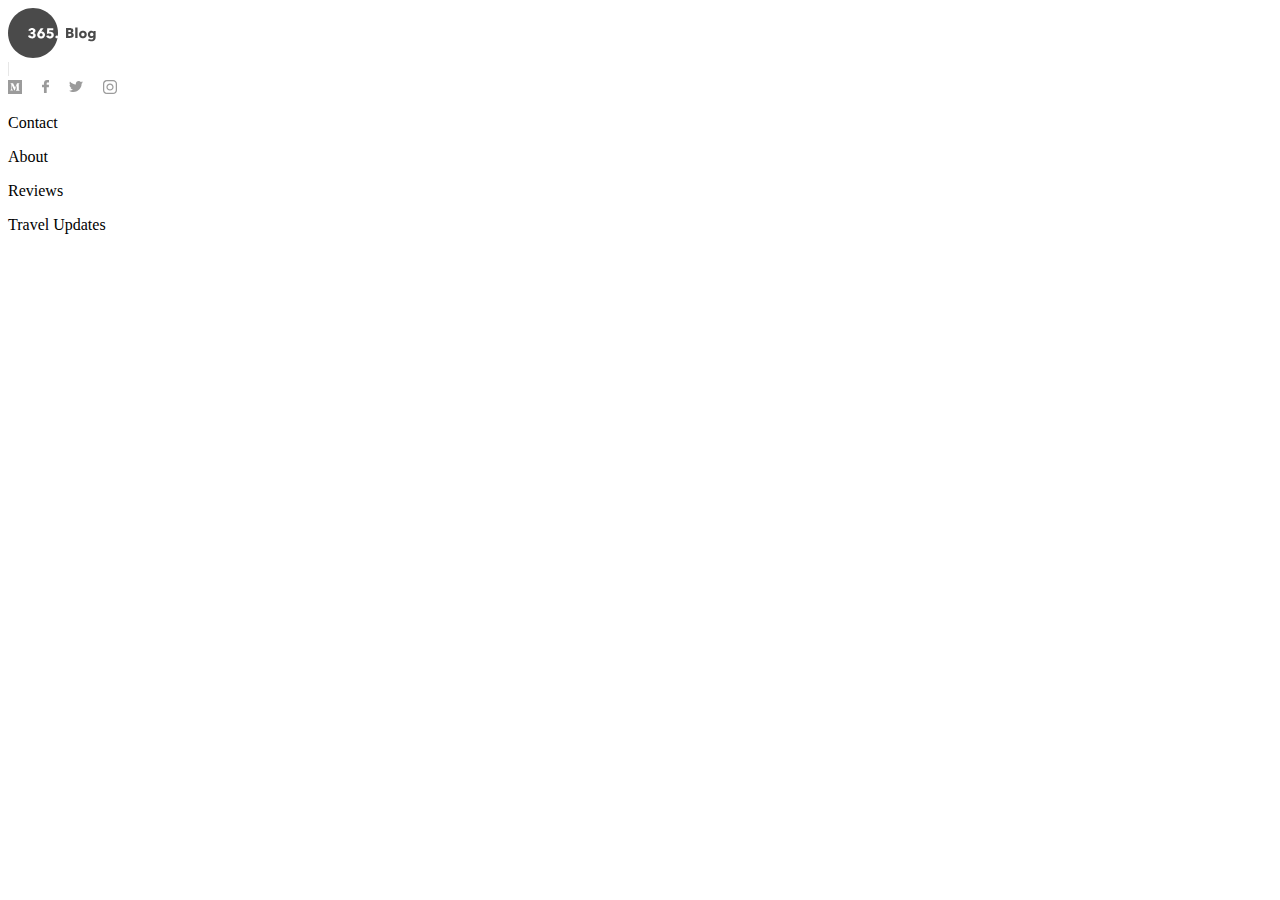
<file: hw2(addit)/project-page2.html>
<!DOCTYPE html>
<html lang="en">
<head>
    <meta charset="UTF-8">
    <meta name="viewport" content="width=device-width, initial-scale=1.0">
    <title>Document</title>
    <link rel="preconnect" href="https://fonts.googleapis.com">
<link rel="preconnect" href="https://fonts.gstatic.com" crossorigin>
<link href="https://fonts.googleapis.com/css2?family=Montserrat:wght@100;400;600;700&display=swap" rel="stylesheet">
<link rel="stylesheet" href="project-page2.html">
</head>
<body>
    <header>
        <div  class="header1">
           <div class="hheadp2 hblok1">
               <div class="hp2 hlogop2">
                   <svg xmlns="http://www.w3.org/2000/svg" width="88" height="50" viewBox="0 0 88 50" fill="none">
                   <path fill-rule="evenodd" clip-rule="evenodd" d="M25 50C38.8071 50 50 38.8071 50 25C50 11.1929 38.8071 0 25 0C11.1929 0 0 11.1929 0 25C0 38.8071 11.1929 50 25 50Z" fill="#4A4A4A"/>
                   <path fill-rule="evenodd" clip-rule="evenodd" d="M65.7495 27.116C65.7495 27.6574 65.6422 28.1123 65.4275 28.481C65.2128 28.8497 64.9282 29.146 64.5735 29.37C64.2188 29.594 63.8152 29.755 63.3625 29.853C62.9098 29.951 62.4455 30 61.9695 30H58.0215V20.088H61.9695C62.3522 20.088 62.7441 20.1277 63.1455 20.207C63.5468 20.2863 63.9108 20.4217 64.2375 20.613C64.5642 20.8043 64.8302 21.0633 65.0355 21.39C65.2408 21.7167 65.3435 22.132 65.3435 22.636C65.3435 23.1867 65.1942 23.6417 64.8955 24.001C64.5968 24.3604 64.2048 24.6193 63.7195 24.778V24.806C63.9995 24.8527 64.2631 24.939 64.5105 25.065C64.7578 25.191 64.9725 25.352 65.1545 25.548C65.3365 25.744 65.4812 25.9727 65.5885 26.234C65.6958 26.4954 65.7495 26.7893 65.7495 27.116ZM63.0335 22.958C63.0335 22.622 62.9052 22.377 62.6485 22.223C62.3918 22.069 62.0115 21.992 61.5075 21.992H60.3315V24.036H61.6195C62.0675 24.036 62.4151 23.945 62.6625 23.763C62.9098 23.581 63.0335 23.3127 63.0335 22.958ZM63.3555 26.892C63.3555 26.4813 63.2015 26.1967 62.8935 26.038C62.5855 25.8793 62.1748 25.8 61.6615 25.8H60.3315V28.068H61.6755C61.8622 28.068 62.0558 28.0517 62.2565 28.019C62.4572 27.9863 62.6392 27.928 62.8025 27.844C62.9658 27.76 63.0988 27.641 63.2015 27.487C63.3042 27.333 63.3555 27.1347 63.3555 26.892ZM67.2335 30V19.416H69.5575V30H67.2335ZM78.7695 26.486C78.7695 27.0554 78.6668 27.571 78.4615 28.033C78.2561 28.495 77.9762 28.887 77.6215 29.209C77.2668 29.531 76.8562 29.7807 76.3895 29.958C75.9228 30.1353 75.4235 30.224 74.8915 30.224C74.3688 30.224 73.8718 30.1353 73.4005 29.958C72.9291 29.7807 72.5185 29.531 72.1685 29.209C71.8185 28.887 71.5408 28.495 71.3355 28.033C71.1301 27.571 71.0275 27.0554 71.0275 26.486C71.0275 25.9167 71.1301 25.4034 71.3355 24.946C71.5408 24.4887 71.8185 24.1014 72.1685 23.784C72.5185 23.4667 72.9291 23.224 73.4005 23.056C73.8718 22.888 74.3688 22.804 74.8915 22.804C75.4235 22.804 75.9228 22.888 76.3895 23.056C76.8562 23.224 77.2668 23.4667 77.6215 23.784C77.9762 24.1014 78.2561 24.4887 78.4615 24.946C78.6668 25.4034 78.7695 25.9167 78.7695 26.486ZM76.5575 26.486C76.5575 26.262 76.5202 26.0427 76.4455 25.828C76.3708 25.6133 76.2635 25.4243 76.1235 25.261C75.9835 25.0977 75.8108 24.9647 75.6055 24.862C75.4002 24.7593 75.1622 24.708 74.8915 24.708C74.6208 24.708 74.3828 24.7593 74.1775 24.862C73.9722 24.9647 73.8018 25.0977 73.6665 25.261C73.5312 25.4243 73.4285 25.6133 73.3585 25.828C73.2885 26.0427 73.2535 26.262 73.2535 26.486C73.2535 26.71 73.2885 26.9293 73.3585 27.144C73.4285 27.3587 73.5335 27.5523 73.6735 27.725C73.8135 27.8977 73.9862 28.0353 74.1915 28.138C74.3968 28.2407 74.6348 28.292 74.9055 28.292C75.1762 28.292 75.4142 28.2407 75.6195 28.138C75.8248 28.0353 75.9975 27.8977 76.1375 27.725C76.2775 27.5523 76.3825 27.3587 76.4525 27.144C76.5225 26.9293 76.5575 26.71 76.5575 26.486ZM87.6175 29.342C87.6175 30.0234 87.5195 30.616 87.3235 31.12C87.1275 31.624 86.8522 32.0417 86.4975 32.373C86.1428 32.7044 85.7112 32.9517 85.2025 33.115C84.6938 33.2783 84.1315 33.36 83.5155 33.36C82.8995 33.36 82.2672 33.2667 81.6185 33.08C80.9698 32.8933 80.4075 32.6227 79.9315 32.268L81.0795 30.63C81.4155 30.9287 81.7865 31.1503 82.1925 31.295C82.5985 31.4397 82.9975 31.512 83.3895 31.512C84.0615 31.512 84.5585 31.3347 84.8805 30.98C85.2025 30.6253 85.3635 30.154 85.3635 29.566V29.146H85.3215C85.1068 29.426 84.8175 29.65 84.4535 29.818C84.0895 29.986 83.6742 30.07 83.2075 30.07C82.6755 30.07 82.2042 29.9743 81.7935 29.783C81.3828 29.5917 81.0352 29.3327 80.7505 29.006C80.4658 28.6793 80.2488 28.299 80.0995 27.865C79.9501 27.431 79.8755 26.9714 79.8755 26.486C79.8755 26.0007 79.9501 25.5387 80.0995 25.1C80.2488 24.6613 80.4658 24.274 80.7505 23.938C81.0352 23.602 81.3828 23.3337 81.7935 23.133C82.2042 22.9323 82.6708 22.832 83.1935 22.832C83.6322 22.832 84.0521 22.9207 84.4535 23.098C84.8548 23.2753 85.1768 23.5507 85.4195 23.924H85.4475V23.028H87.6175V29.342ZM85.4335 26.472C85.4335 26.2387 85.3938 26.0147 85.3145 25.8C85.2352 25.5853 85.1208 25.3963 84.9715 25.233C84.8221 25.0697 84.6448 24.9413 84.4395 24.848C84.2341 24.7547 84.0008 24.708 83.7395 24.708C83.4781 24.708 83.2472 24.7547 83.0465 24.848C82.8458 24.9413 82.6755 25.0673 82.5355 25.226C82.3955 25.3847 82.2882 25.5713 82.2135 25.786C82.1388 26.0007 82.1015 26.2293 82.1015 26.472C82.1015 26.7053 82.1388 26.9293 82.2135 27.144C82.2882 27.3587 82.3955 27.5477 82.5355 27.711C82.6755 27.8743 82.8458 28.005 83.0465 28.103C83.2472 28.201 83.4781 28.25 83.7395 28.25C84.0008 28.25 84.2365 28.201 84.4465 28.103C84.6565 28.005 84.8338 27.8767 84.9785 27.718C85.1232 27.5593 85.2352 27.3727 85.3145 27.158C85.3938 26.9433 85.4335 26.7147 85.4335 26.472Z" fill="#4A4A4A"/>
                   <path fill-rule="evenodd" clip-rule="evenodd" d="M27.714 27.294C27.714 27.8353 27.6043 28.3043 27.385 28.701C27.1657 29.0977 26.8787 29.4243 26.524 29.681C26.1693 29.9377 25.7703 30.129 25.327 30.255C24.8837 30.381 24.4333 30.444 23.976 30.444C23.528 30.444 23.0917 30.3927 22.667 30.29C22.2423 30.1873 21.855 30.031 21.505 29.821C21.155 29.611 20.8493 29.3403 20.588 29.009C20.3267 28.6777 20.1307 28.2787 20 27.812L22.184 27.238C22.2773 27.5647 22.4687 27.8517 22.758 28.099C23.0473 28.3463 23.416 28.47 23.864 28.47C24.032 28.47 24.2023 28.4467 24.375 28.4C24.5477 28.3533 24.7017 28.281 24.837 28.183C24.9723 28.085 25.0843 27.9567 25.173 27.798C25.2617 27.6393 25.306 27.4433 25.306 27.21C25.306 26.958 25.2477 26.748 25.131 26.58C25.0143 26.412 24.8603 26.279 24.669 26.181C24.4777 26.083 24.2607 26.013 24.018 25.971C23.7753 25.929 23.5327 25.908 23.29 25.908H22.66V24.186H23.346C23.57 24.186 23.7847 24.1697 23.99 24.137C24.1953 24.1043 24.3797 24.0437 24.543 23.955C24.7063 23.8663 24.837 23.7473 24.935 23.598C25.033 23.4487 25.082 23.2527 25.082 23.01C25.082 22.6553 24.956 22.3847 24.704 22.198C24.452 22.0113 24.1627 21.918 23.836 21.918C23.5 21.918 23.2083 22.0183 22.961 22.219C22.7137 22.4197 22.5527 22.688 22.478 23.024L20.294 22.52C20.4153 22.1 20.5973 21.7337 20.84 21.421C21.0827 21.1083 21.3697 20.847 21.701 20.637C22.0323 20.427 22.394 20.2683 22.786 20.161C23.178 20.0537 23.5793 20 23.99 20C24.4287 20 24.8557 20.056 25.271 20.168C25.6863 20.28 26.0573 20.4527 26.384 20.686C26.7107 20.9193 26.9743 21.211 27.175 21.561C27.3757 21.911 27.476 22.324 27.476 22.8C27.476 23.3507 27.3197 23.815 27.007 24.193C26.6943 24.571 26.2953 24.8253 25.81 24.956V24.998C26.09 25.0633 26.3467 25.1683 26.58 25.313C26.8133 25.4577 27.014 25.6303 27.182 25.831C27.35 26.0317 27.4807 26.2557 27.574 26.503C27.6673 26.7503 27.714 27.014 27.714 27.294ZM37.01 26.846C37.01 27.406 36.9073 27.91 36.702 28.358C36.4967 28.806 36.2167 29.184 35.862 29.492C35.5073 29.8 35.092 30.0357 34.616 30.199C34.14 30.3623 33.636 30.444 33.104 30.444C32.5627 30.444 32.0563 30.3623 31.585 30.199C31.1137 30.0357 30.7007 29.8 30.346 29.492C29.9913 29.184 29.7113 28.8107 29.506 28.372C29.3007 27.9333 29.198 27.4433 29.198 26.902C29.198 26.314 29.3007 25.7797 29.506 25.299C29.7113 24.8183 29.9773 24.3307 30.304 23.836L32.698 20.266H35.54L33.104 23.654L33.062 23.724C33.1553 23.6867 33.2673 23.6587 33.398 23.64C33.5287 23.6213 33.65 23.612 33.762 23.612C34.1913 23.612 34.6043 23.689 35.001 23.843C35.3977 23.997 35.743 24.2163 36.037 24.501C36.331 24.7857 36.5667 25.1263 36.744 25.523C36.9213 25.9197 37.01 26.3607 37.01 26.846ZM34.658 26.902C34.658 26.454 34.518 26.083 34.238 25.789C33.958 25.495 33.5847 25.348 33.118 25.348C32.6513 25.348 32.2733 25.4927 31.984 25.782C31.6947 26.0713 31.55 26.4493 31.55 26.916C31.55 27.3453 31.69 27.714 31.97 28.022C32.25 28.33 32.628 28.484 33.104 28.484C33.5707 28.484 33.9463 28.3393 34.231 28.05C34.5157 27.7607 34.658 27.378 34.658 26.902ZM45.788 26.902C45.788 27.5087 45.6807 28.0337 45.466 28.477C45.2513 28.9203 44.9643 29.2867 44.605 29.576C44.2457 29.8653 43.8373 30.0823 43.38 30.227C42.9227 30.3717 42.4513 30.444 41.966 30.444C41.518 30.444 41.091 30.3857 40.685 30.269C40.279 30.1523 39.9103 29.9867 39.579 29.772C39.2477 29.5573 38.963 29.2937 38.725 28.981C38.487 28.6683 38.312 28.316 38.2 27.924L40.342 27.266C40.4447 27.6113 40.6383 27.896 40.923 28.12C41.2077 28.344 41.546 28.456 41.938 28.456C42.3393 28.456 42.687 28.3347 42.981 28.092C43.275 27.8493 43.422 27.49 43.422 27.014C43.422 26.7247 43.3613 26.482 43.24 26.286C43.1187 26.09 42.9623 25.9337 42.771 25.817C42.5797 25.7003 42.3627 25.6187 42.12 25.572C41.8773 25.5253 41.6347 25.502 41.392 25.502C41.0373 25.502 40.6337 25.5417 40.181 25.621C39.7283 25.7003 39.3247 25.8053 38.97 25.936L39.208 20.266H45.284V22.282H41.294L41.21 23.85C41.3593 23.8127 41.525 23.787 41.707 23.773C41.889 23.759 42.0547 23.752 42.204 23.752C42.6987 23.752 43.1653 23.8173 43.604 23.948C44.0427 24.0787 44.423 24.277 44.745 24.543C45.067 24.809 45.3213 25.138 45.508 25.53C45.6947 25.922 45.788 26.3793 45.788 26.902ZM50.198 28.946C50.198 29.338 50.0603 29.6647 49.785 29.926C49.5097 30.1873 49.1807 30.318 48.798 30.318C48.602 30.318 48.4177 30.283 48.245 30.213C48.0723 30.143 47.9207 30.0473 47.79 29.926C47.6593 29.8047 47.5567 29.6623 47.482 29.499C47.4073 29.3357 47.37 29.156 47.37 28.96C47.37 28.7733 47.4073 28.596 47.482 28.428C47.5567 28.26 47.6593 28.113 47.79 27.987C47.9207 27.861 48.0723 27.7607 48.245 27.686C48.4177 27.6113 48.602 27.574 48.798 27.574C49.1807 27.574 49.5097 27.7047 49.785 27.966C50.0603 28.2273 50.198 28.554 50.198 28.946Z" fill="white"/>
                 </svg>
               </div>
               <div class="hp2 hlinep2">
                   <img src="img/line.png" alt="">
               </div>
               <div class="hp2 hsoclogop2">
                   <svg xmlns="http://www.w3.org/2000/svg" width="109" height="14" viewBox="0 0 109 14" fill="none">
                   <path fill-rule="evenodd" clip-rule="evenodd" d="M75 2.30213C74.4848 2.52299 73.9314 2.67227 73.3504 2.7394C73.9433 2.39572 74.3988 1.85152 74.6133 1.20303C74.0582 1.5213 73.4436 1.75239 72.7893 1.8769C72.2654 1.3372 71.5189 1 70.6927 1C69.1065 1 67.8205 2.24329 67.8205 3.77687C67.8205 3.99453 67.8459 4.20647 67.8949 4.40974C65.5078 4.29389 63.3913 3.18837 61.9747 1.50824C61.7275 1.91838 61.5858 2.3954 61.5858 2.90433C61.5858 3.86779 62.0929 4.71778 62.8636 5.21576C62.3928 5.20133 61.9499 5.07642 61.5627 4.86841C61.5624 4.87999 61.5624 4.89162 61.5624 4.90334C61.5624 6.2488 62.5525 7.37114 63.8664 7.62633C63.6254 7.68973 63.3716 7.72378 63.1097 7.72378C62.9246 7.72378 62.7447 7.70633 62.5693 7.67386C62.9348 8.77706 63.9955 9.58005 65.2524 9.60239C64.2694 10.3473 63.0309 10.7912 61.6852 10.7912C61.4533 10.7912 61.2247 10.778 61 10.7523C62.2711 11.5403 63.7809 12 65.4029 12C70.686 12 73.5751 7.76851 73.5751 4.09884C73.5751 3.97845 73.5722 3.85869 73.5667 3.73957C74.128 3.34807 74.6149 2.85899 75 2.30213Z" fill="#9B9B9B"/>
                   <path fill-rule="evenodd" clip-rule="evenodd" d="M105.137 12.7578C106.582 12.7578 107.758 11.582 107.758 10.1366H107.758V3.86352C107.758 2.41814 106.582 1.24216 105.136 1.24216H98.8634C97.4181 1.24216 96.2422 2.41814 96.2422 3.86352V10.1366C96.2422 11.582 97.4181 12.758 98.8634 12.7578H105.137ZM98.8634 0H105.136C107.267 0 109 1.73322 109 3.86352V10.1366C109 12.2669 107.267 14 105.136 14H98.8634C96.7331 14 95 12.2669 95 10.1366V3.86352C95 1.73322 96.7331 0 98.8634 0ZM102 4.63478C100.696 4.63478 99.6347 5.69583 99.6347 7.00009C99.6347 8.30427 100.696 9.36524 102 9.36524C103.304 9.36524 104.365 8.30427 104.365 7.00009C104.365 5.69583 103.304 4.63478 102 4.63478ZM102 10.6075C100.011 10.6075 98.3925 8.98928 98.3925 7.00017C98.3925 5.01099 100.011 3.39271 102 3.39271C103.989 3.39271 105.607 5.01099 105.607 7.00017C105.607 8.98928 103.989 10.6075 102 10.6075Z" fill="#9B9B9B"/>
                   <path fill-rule="evenodd" clip-rule="evenodd" d="M14 14H0V0H14V14ZM3.22238 4.37488C3.30854 4.45256 3.35262 4.56671 3.34092 4.68216V8.83908C3.36648 8.98899 3.31923 9.1422 3.21362 9.25169L2.22566 10.4501V10.6081H5.02695V10.4501L4.03905 9.25169C3.93265 9.14242 3.88239 8.99021 3.90293 8.83908V5.24403L6.36183 10.6081H6.64721L8.7592 5.24403V9.51948C8.7592 9.63364 8.7592 9.65553 8.68454 9.7302L7.92495 10.4676V10.6256H11.6133V10.4676L10.88 9.74772C10.8152 9.6984 10.7831 9.61727 10.7965 9.537V4.24759C10.7831 4.16732 10.8152 4.08626 10.88 4.03687L11.6308 3.31698V3.15896H9.03145L7.1785 7.78119L5.07089 3.15896H2.34419V3.31698L3.22238 4.37488Z" fill="#9B9B9B"/>
                   <path fill-rule="evenodd" clip-rule="evenodd" d="M40.7364 0.00270487L39.0574 0C37.1711 0 35.9521 1.25573 35.9521 3.19932V4.67442H34.264C34.1181 4.67442 34 4.79316 34 4.93963V7.07688C34 7.22335 34.1183 7.34196 34.264 7.34196H35.9521V12.7349C35.9521 12.8814 36.0703 13 36.2161 13H38.4187C38.5646 13 38.6827 12.8813 38.6827 12.7349V7.34196H40.6565C40.8024 7.34196 40.9205 7.22335 40.9205 7.07688L40.9213 4.93963C40.9213 4.8693 40.8935 4.80195 40.844 4.75218C40.7947 4.70241 40.7274 4.67442 40.6572 4.67442H38.6827V3.42396C38.6827 2.82294 38.8253 2.51783 39.6052 2.51783L40.7361 2.51742C40.8819 2.51742 41 2.39868 41 2.25234V0.267782C41 0.121584 40.882 0.00297535 40.7364 0.00270487Z" fill="#9B9B9B"/>
                 </svg>
               </div>
           </div>
               <p class="htextp2 txtcontactp2">Contact</p>
               <p class="htextp2 txtallp2">About</p>
               <p class="htextp2 txtallp2">Reviews</p>
               <p class="htextp2 txtallp2">Travel Updates </p>
       </div>
       </header>
       <!-- <section class="pragua">
        <p class="guide">The complete guide to explore
            Prague, in Winter</p>
        <div class="prginfo">
            <p>Destination Europe</p>
            <p class="point">.</p>
            <p>Added by <span>John Williams Doe</span></p>
            <p class="point">.</p>
            <p>January 01, 2018</p> -->
           
        <!-- </div>
        <div class="imgprg">
            <img src="img/pragua.png" alt="">
        </div>
        <div class="txtdiv">
            <p class="nametxt">Lorem ipsum dolor sit amet</p> -->
            <!-- <p class="txtprg-page">
                <span style="margin: 0; color: #292929;font-size: 20px; font-weight: 700;">
                Lorem ipsum dolor sit amet</span>
                <br><br><br>
                Integer quis viverra sapien. Mauris vehicula est vitae sodales aliquam. Aliquam sem nisl, pretium et justo vitae, sagittis dictum nunc. Nulla facilisi. Sed ultrices nisl lorem, in consequat urna facilisis a. Sed eu hendrerit risus. Phasellus tempor nisl ligula, id cursus nunc tincidunt nec. 
                <br><br><br>
                Morbi id orci eu nulla ultricies finibus eu non purus. Aliquam erat volutpat. Curabitur iaculis orci mauris, eu laoreet ante ultrices non. Nam tempor elit nec lobortis vestibulum. Aenean in neque vel justo fermentum lacinia ut a velit. Ut non dui rhoncus sapien varius venenatis non in justo. Phasellus mattis, orci eu finibus rutrum, turpis enim laoreet mauris, vitae imperdiet tellus libero vitae mauris. Ut blandit, nibh et iaculis ullamcorper, odio turpis semper mi, et aliquam ex orci sit amet quam.
                <br><br><br>
                Lorem ipsum dolor sit amet, consectetur adipiscing elit. Integer quis viverra sapien. Mauris vehicula est vitae sodales aliquam. Aliquam sem nisl, pretium et justo vitae, sagittis dictum nunc. Nulla facilisi. Sed ultrices nisl lorem, in consequat urna facilisis a. Sed eu hendrerit risus. Phasellus tempor nisl ligula, id cursus nunc tincidunt nec. 
            </p>
        </div> -->
        
         
    </section>
</body>
</html>
</file>
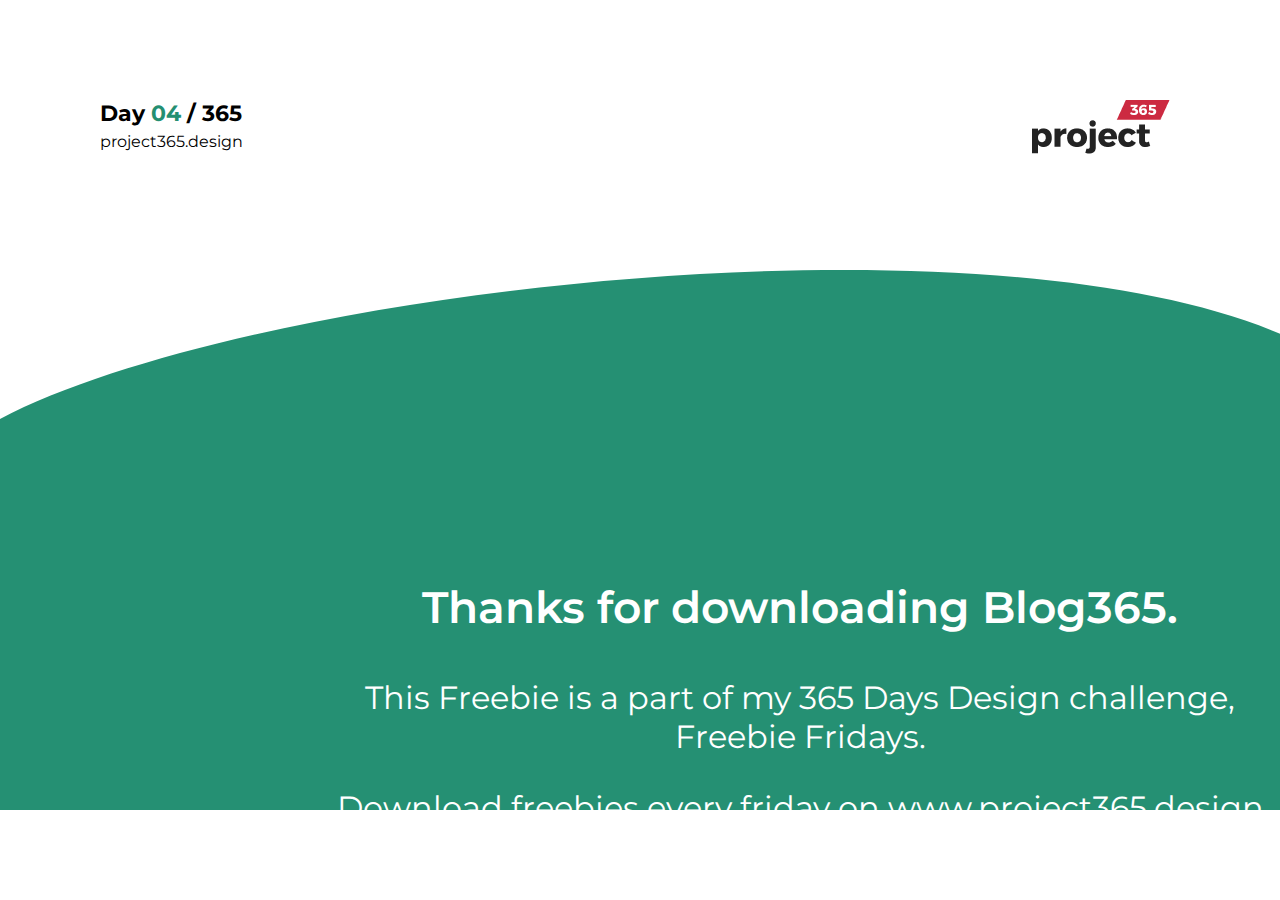
<file: hw2(addit)/project.html>
<!DOCTYPE html>
<html lang="en">
<head>
    <meta charset="UTF-8">
    <meta name="viewport" content="width=device-width, initial-scale=1.0">
    <title>Document</title>
    <link rel="preconnect" href="https://fonts.googleapis.com">
<link rel="preconnect" href="https://fonts.gstatic.com" crossorigin>
<link href="https://fonts.googleapis.com/css2?family=Montserrat:wght@100;400;600;700&display=swap" rel="stylesheet">
<link rel="stylesheet" href="style/project.css">
</head>
<body>
    <header>
        <div class="htext">
            <p class="date">Day <span>04</span> / 365</p>
            <p class="hname">project365.design</p>
        </div>
        <div class="hlogo">
            <img src="img/Project Logo.png" alt="">
        </div>
    </header>
    <section>
        <div class="info">
            <p class="txt1">Thanks for downloading Blog365.</p>
            <p class="txt2">This Freebie is a part of my 365 Days Design challenge, Freebie Fridays.
            </p>
              <p class="txt3">
                Download freebies every friday on <a href="#">www.project365.design</a>
              </p>  
        </div>
            <svg xmlns="http://www.w3.org/2000/svg" width=auto height=auto viewBox="0 0 1920 810" fill="none">
                <path fill-rule="evenodd" clip-rule="evenodd" d="M-52.1487 254.509C266.612 35.1496 1541.01 -119.463 1976.3 122.934C2411.58 365.331 2388.04 810.08 1691.37 1065.54C994.695 1321 856.148 1428.04 139.072 1122.66C-578.004 817.287 -370.91 473.869 -52.1487 254.509Z" fill="#259073"/>
              </svg>
    </section>
</body>
</html>
</file>
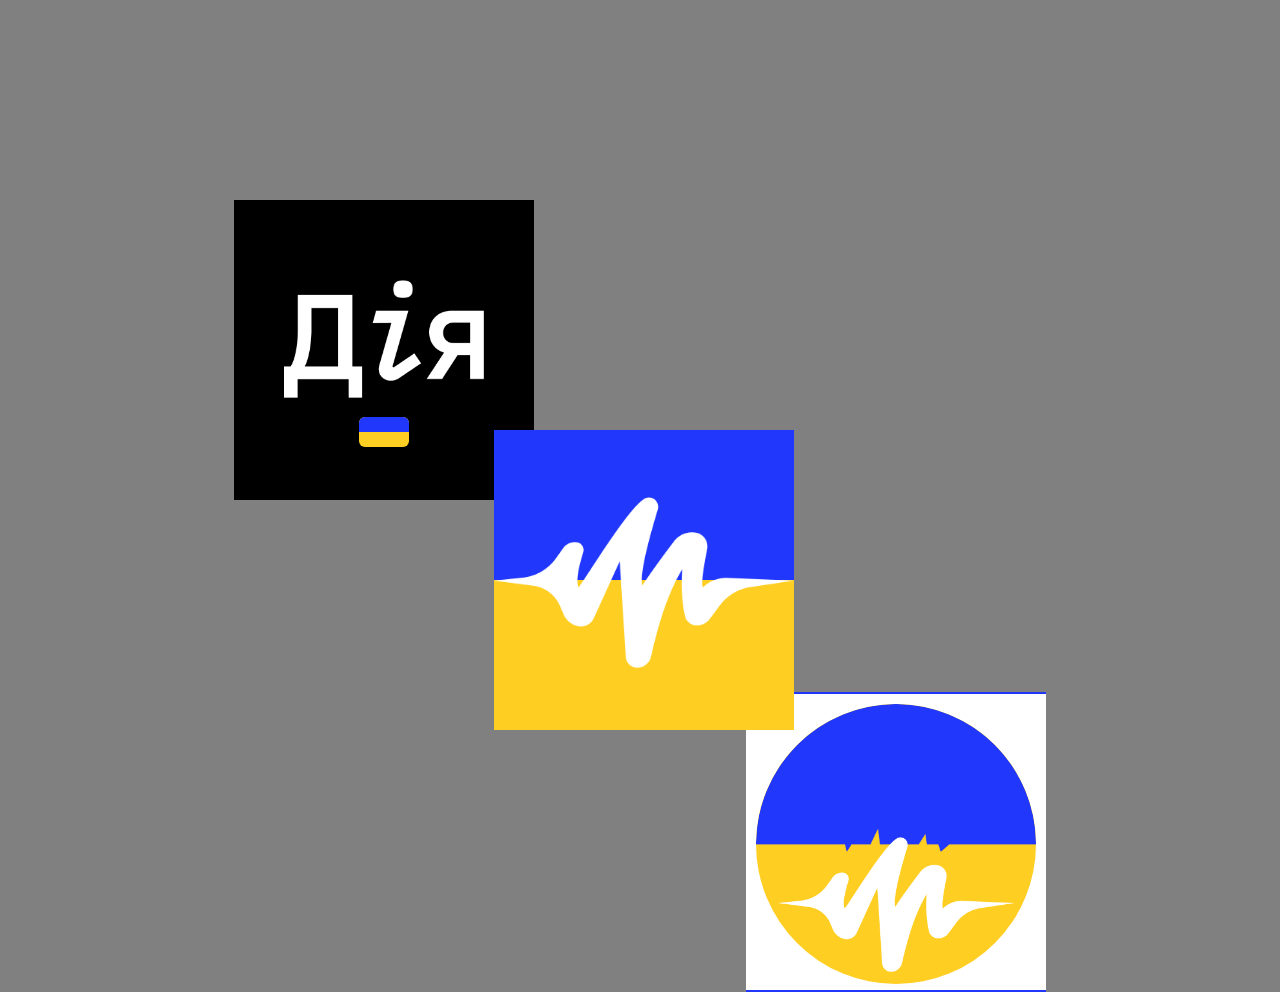
<file: hw3(position)/position.html>
<!DOCTYPE html>
<html lang="en">
<head>
    <meta charset="UTF-8">
    <meta name="viewport" content="width=device-width, initial-scale=1.0">
    <title>Document</title>
    <link rel="stylesheet" href="position.css">
</head>
<body>
    <div class="main">
        <div class="firstlogo">
            <div class="dia">
                <img src="img/dia.png" alt="">
              <div class="flag">
                <div class="flag2"></div>
            </div>
            </div>
        </div>
        <div class="secondlogo">
            <div><img src="img/Glyph.png" alt=""></div>
            
        </div>
        <div class="thirtlogo">
            <div class="circle">
             <div><img class="blue" src="img/Blue.png" alt=""></div>
             <img class="glyph"  src="img/Glyph.png" alt="">
                
            </div>
        </div>
    </div>
</body>
</html>
</file>
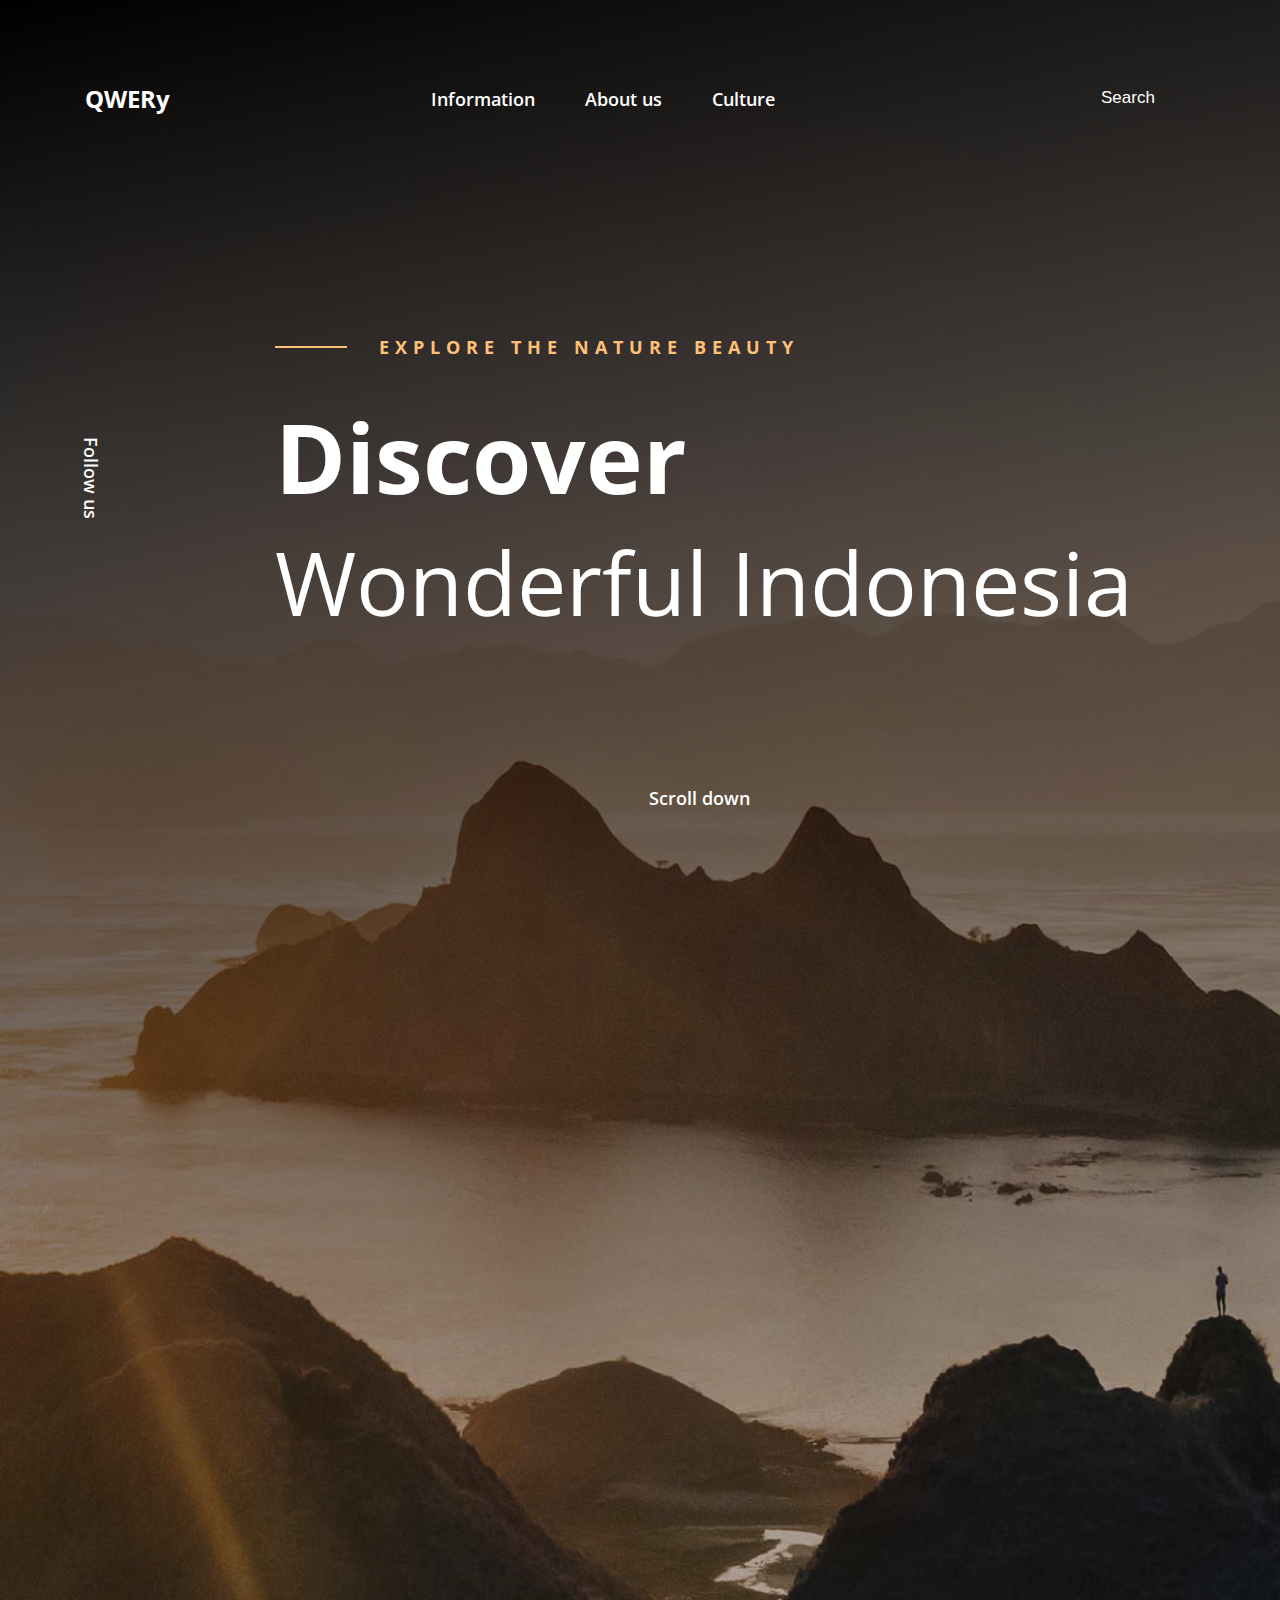
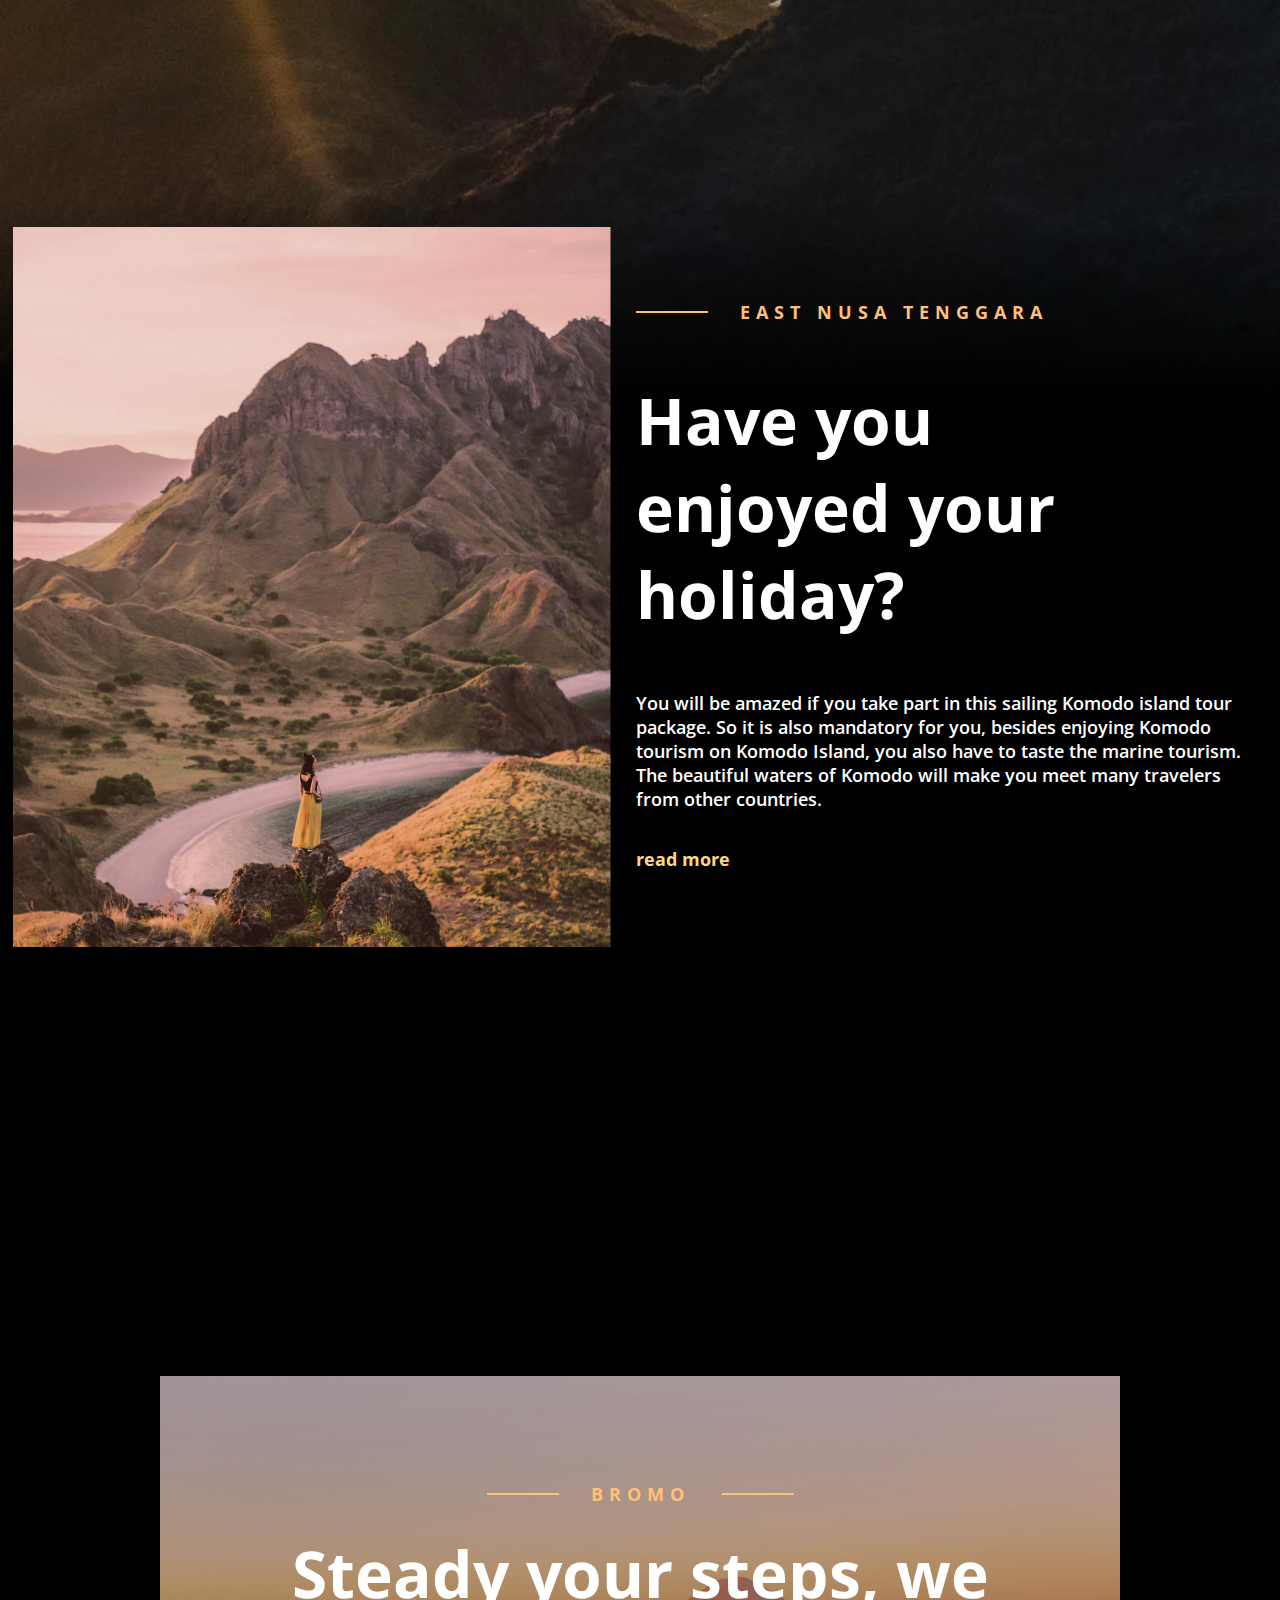
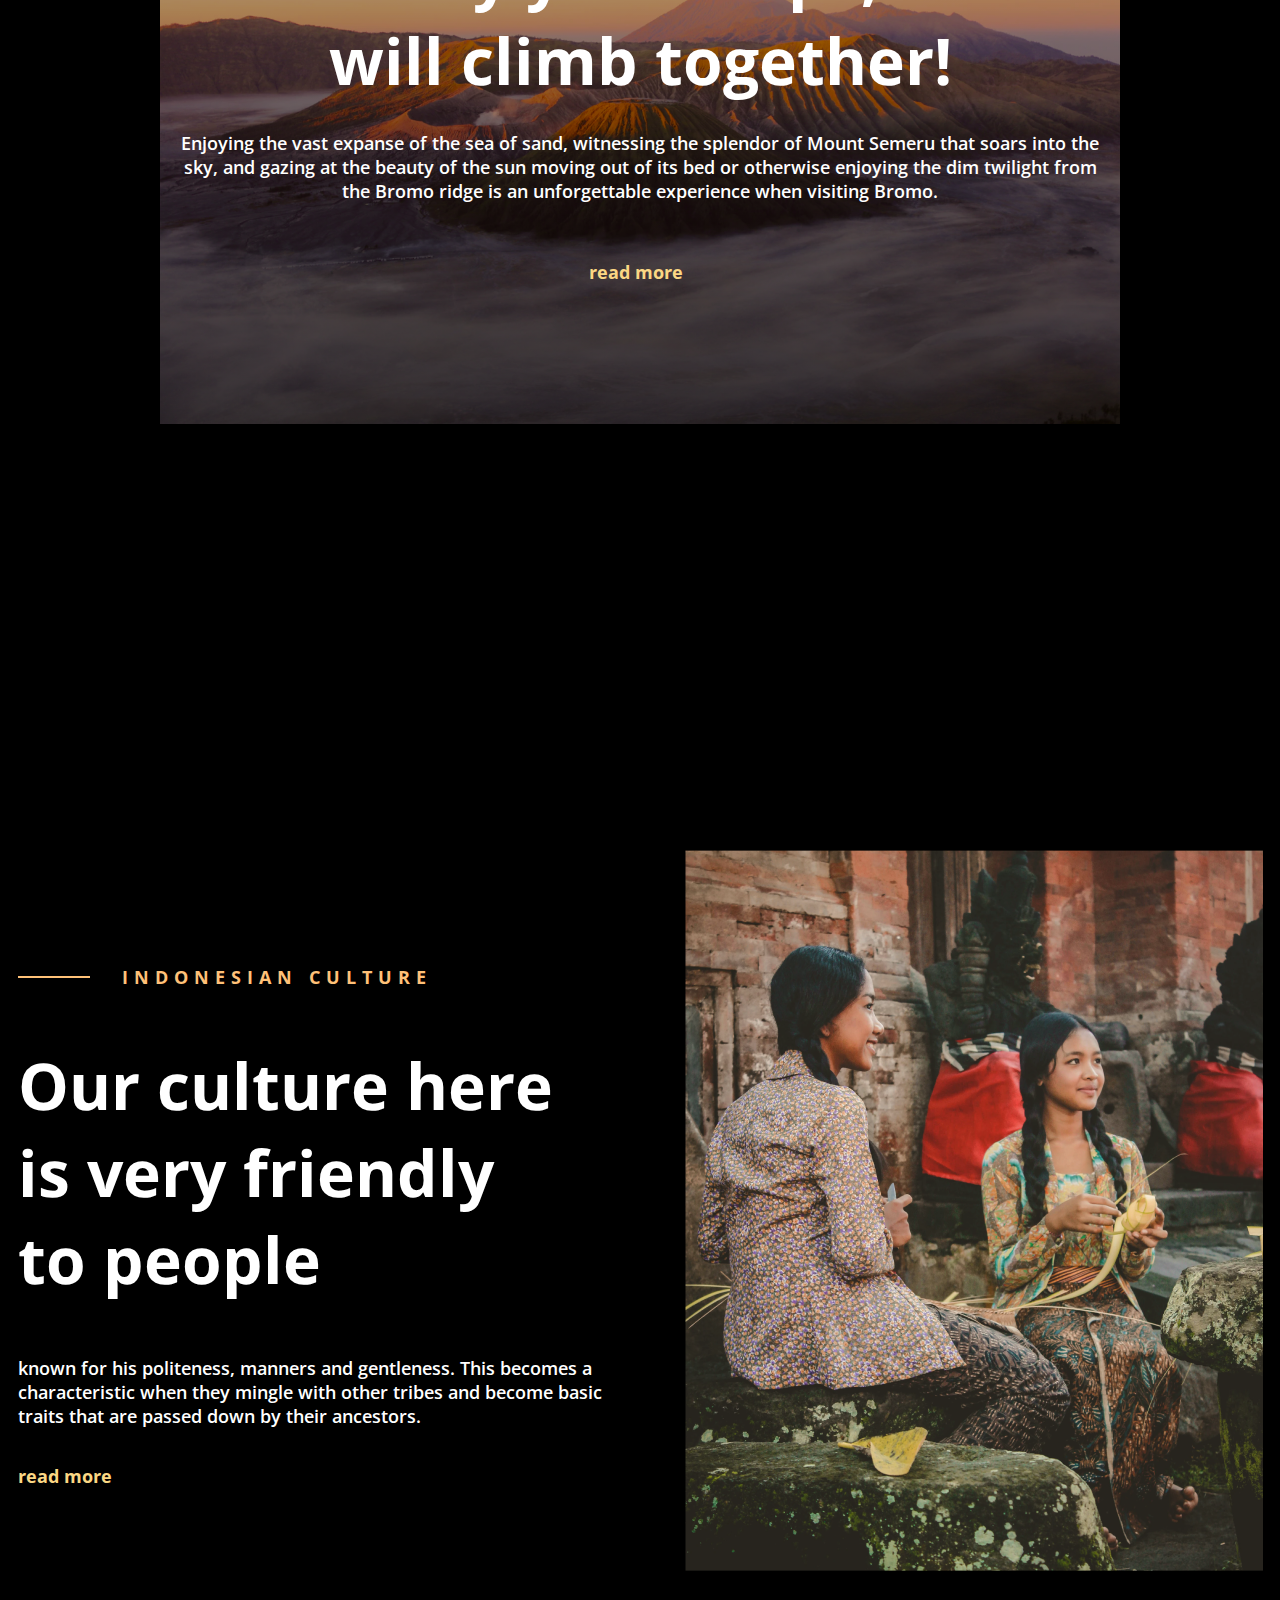
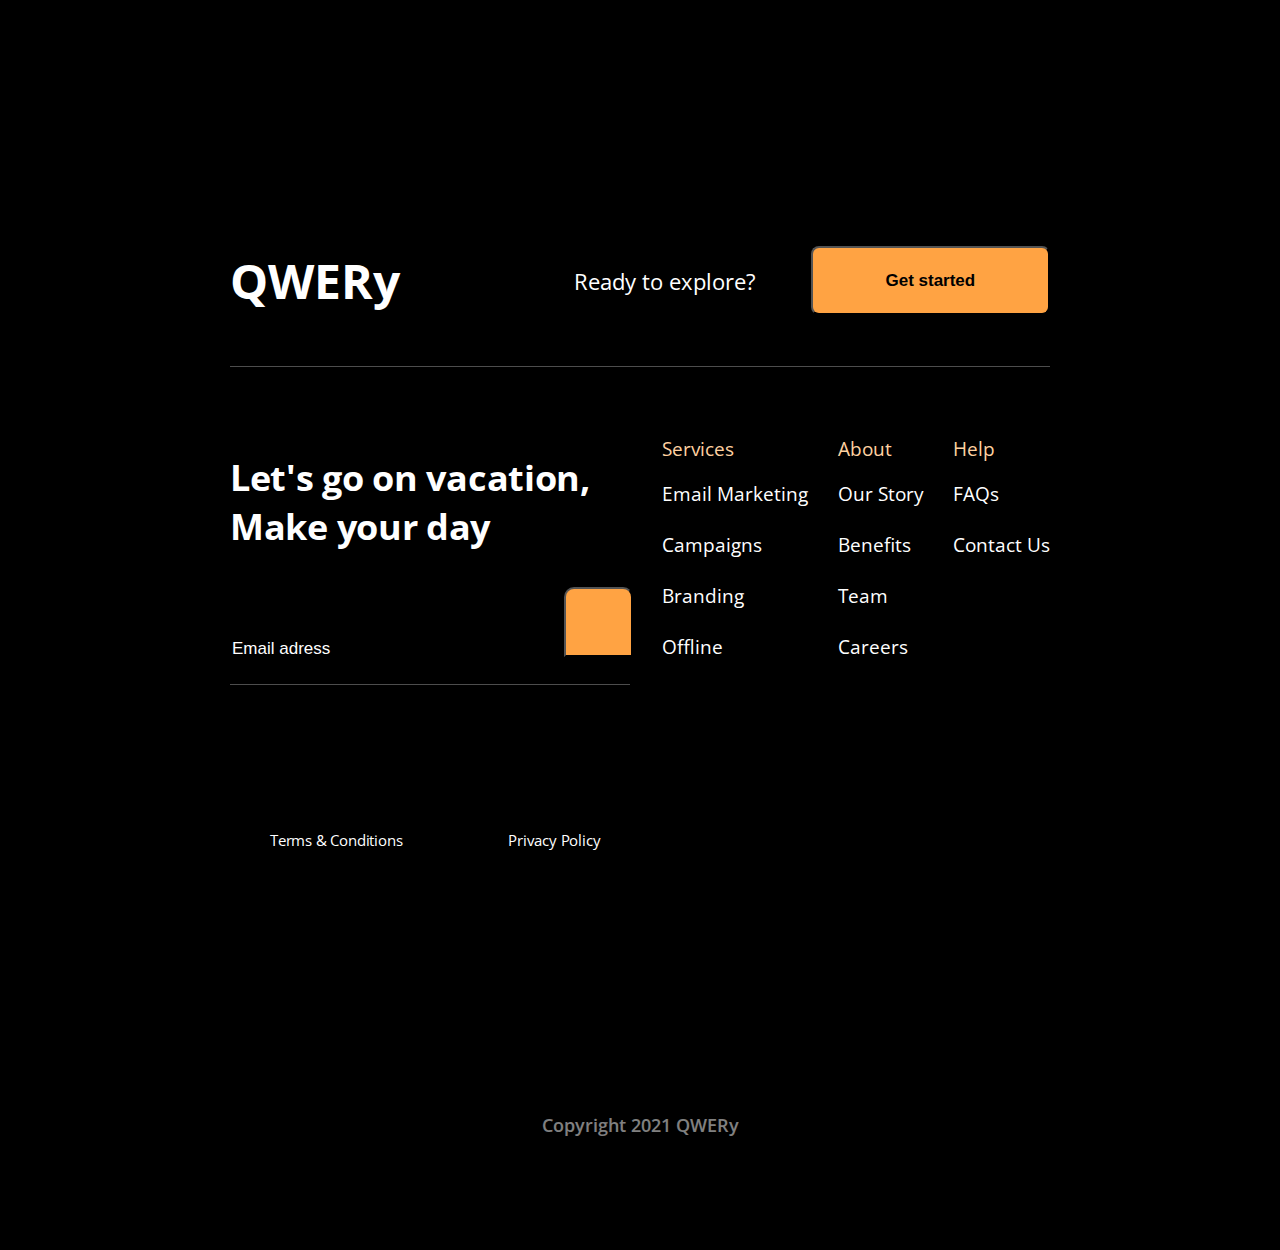
<file: hw4/wbsite.html>
<!DOCTYPE html>
<html lang="en">
<head>
    <meta charset="UTF-8">
    <meta name="viewport" content="width=device-width, initial-scale=1.0">
    <title>Document</title>
    <link rel="preconnect" href="https://fonts.googleapis.com">
<link rel="preconnect" href="https://fonts.gstatic.com" crossorigin>
<link href="https://fonts.googleapis.com/css2?family=Open+Sans:ital,wght@0,400;0,600;1,700&display=swap" rel="stylesheet">
<link rel="stylesheet" href="wbsite.css">
<link rel="stylesheet" href="https://cdnjs.cloudflare.com/ajax/libs/font-awesome/6.4.2/css/all.min.css" integrity="sha512-z3gLpd7yknf1YoNbCzqRKc4qyor8gaKU1qmn+CShxbuBusANI9QpRohGBreCFkKxLhei6S9CQXFEbbKuqLg0DA==" crossorigin="anonymous" referrerpolicy="no-referrer" />
</head>
<body>
    <section class="start">
        <header>
            <div class="name">
                <p>QWERy</p>
            </div>
            <div class="info">
                <p>Information</p>
                <p>About us</p>
                <p>Culture</p>
            </div>
            <div class="srch">
                <i class="fa-solid fa-magnifying-glass"></i>
                <input type="text" placeholder="Search">
            </div>
        </header>
        <div class="txtwelcome">
            <div class="social">
                <p class="follow">Follow us</p>
                <div class="soclogo">
                    <a href="#"><i class="fa-brands fa-instagram"></i></a>
                    <a href="#"><i class="fa-brands fa-twitter"></i></a>
                    <a href="#"><i class="fa-brands fa-facebook-f"></i></a>
                </div>
            </div>
            <div class="discover">
                <h3>explore the Nature Beauty</h3>
                <h1><span>Discover</span> <br>Wonderful Indonesia</h1>
                <div class="scrolldown">
                    <p>Scroll down</p>
                    <i class="fa-solid fa-arrow-down-long"></i> 
                </div>
            </div>
        </div>
    </section>
    <section class="holiday">
        <div class="imghol">
            <img src="img/img1.png" alt="">
        </div>
        <div class="about">
            <h3>EAST nUSA TENGGARA</h3>
            <h2>Have you enjoyed your holiday?</h2>
            <p class="text">You will be amazed if you take part in this sailing Komodo island tour package. So it is also mandatory for you, besides enjoying Komodo tourism on Komodo Island, you also have to taste the marine tourism.  The beautiful waters of Komodo will make you meet many travelers from other countries.</p>
            <div  class="more">
               <p>read more</p> 
               <i class="fa-solid fa-arrow-right"></i>
            </div>
        </div>
    </section>
    <section class="bromo">

          <i class="fa-solid fa-chevron-left"></i>
        <i class="fa-solid fa-chevron-right arrow"></i>  
       
        <div class="txtbromo">
            <h3 class="brmh3">Bromo</h3>
            <h2 class="brmh2">Steady your steps, we will climb together!</h2>
            <p class="text brmtxt">Enjoying the vast expanse of the sea of ​​​​sand, witnessing the splendor of Mount Semeru that soars into the sky, and gazing at the beauty of the sun moving out of its bed or otherwise enjoying the dim twilight from the Bromo ridge is an unforgettable experience when visiting Bromo.</p>
            <div  class="more mbrm">
                <p>read more</p> 
                <i class="fa-solid fa-arrow-right"></i>
            </div>
        </div>
    </section>
    <section class="culture">
        <div class="abtcul">
            <h3>INDONESIAN CULTURE</h3>
            <h2>Our culture here is very friendly to people</h2>
            <p class="text">known for his politeness, manners and gentleness. This becomes a characteristic when they mingle with other tribes and become basic traits that are passed down by their ancestors.</p>
            <div  class="more">
               <p>read more</p> 
               <i class="fa-solid fa-arrow-right"></i>
            </div>
        </div>
        <div class="imgcul">
            <img src="img/culture.png" alt="">
        </div>
    </section>
    <footer>
        <div class="footup">
            <p>QWERy</p>
            <div class="explore">
                <p>Ready to explore?</p>
                <button>Get started</button>
            </div>
        </div>
        <div class="longline"></div>
        <div class="fotinfo">
            <div class="email">
                <p>Let's go on vacation, Make your day</p>
                <div>
                 <input type="email" placeholder="Email adress">
                <button><i class="fa-solid fa-chevron-right"></i></button>
                </div>
                <div class="smallline"></div>   
             </div>
            <div class="allinfo">
                <p class="nameinfo">Services</p>
                <p>Email Marketing</p>
                <p>Campaigns</p>
                <p>Branding</p>
                <p>Offline</p>
            </div>
            <div class="allinfo">
                <p class="nameinfo">About</p>
                <p>Our Story</p>
                <p>Benefits</p>
                <p>Team</p>
                <p>Careers</p>
            </div>
            <div class="allinfo">
                <p class="nameinfo">Help</p>
                <p>FAQs</p>
                <p>Contact Us</p>
            </div>
        </div>
        <div class="fotneed">
            <div class="policy">
                <p>Terms & Conditions</p>
                <p>Privacy Policy</p>
            </div>
            <div class="fotsocial">
               <a href="#"><i class="fa-brands fa-facebook-f fa-xl"></i></a>
                <a href="#"><i class="fa-brands fa-twitter fa-xl"></i></a>
                <a href="#"><i class="fa-brands fa-instagram fa-xl"></i></a>
            </div>
        </div>
      <P class="theend">Copyright 2021 QWERy</P>

    </footer>
</body>
</html>
</file>
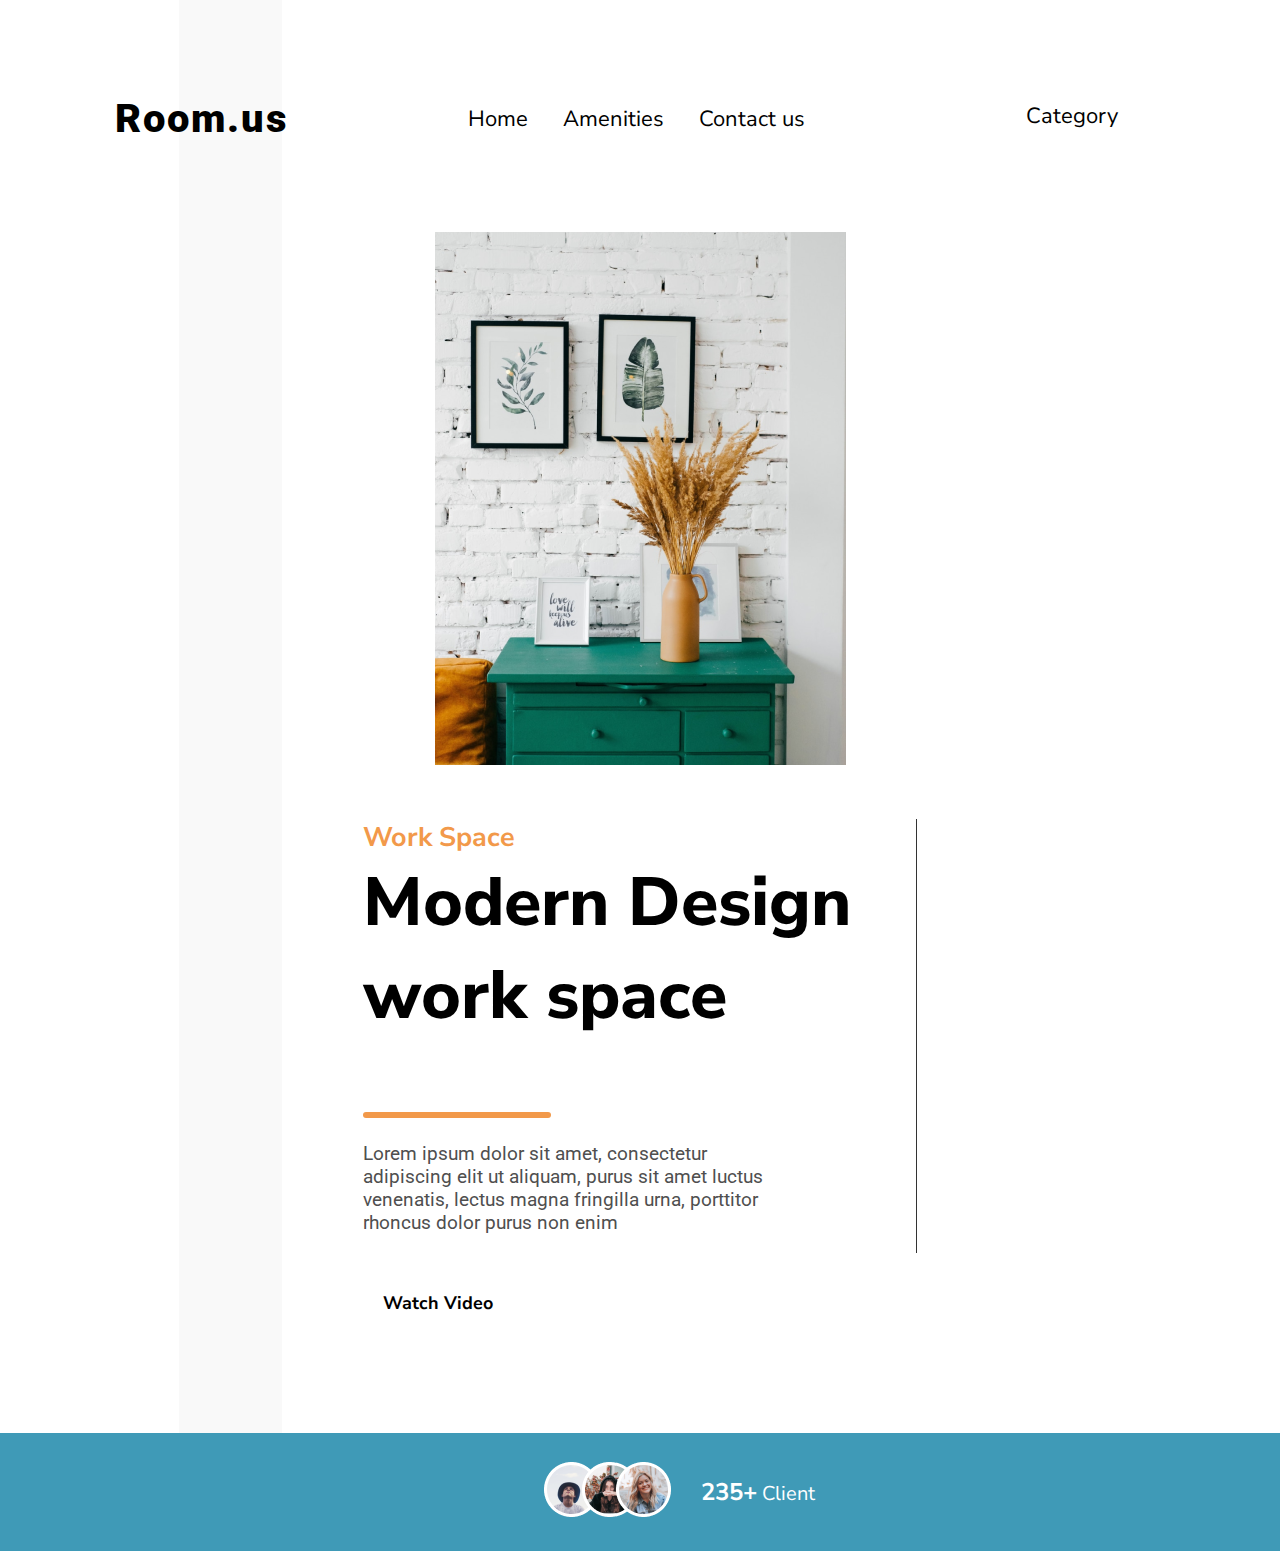
<file: hw5/site.html>
<!DOCTYPE html>
<html lang="en">
<head>
    <meta charset="UTF-8">
    <meta name="viewport" content="width=device-width, initial-scale=1.0">
    <title>Document</title>
    <link rel="preconnect" href="https://fonts.googleapis.com">
<link rel="preconnect" href="https://fonts.gstatic.com" crossorigin>
<link href="https://fonts.googleapis.com/css2?family=Nunito+Sans:opsz,wght@6..12,400;6..12,800&family=Roboto:wght@400;900&display=swap" rel="stylesheet">
<link rel="stylesheet" href="https://cdnjs.cloudflare.com/ajax/libs/font-awesome/6.4.2/css/all.min.css" integrity="sha512-z3gLpd7yknf1YoNbCzqRKc4qyor8gaKU1qmn+CShxbuBusANI9QpRohGBreCFkKxLhei6S9CQXFEbbKuqLg0DA==" crossorigin="anonymous" referrerpolicy="no-referrer" />
<link rel="stylesheet" href="site.css">
</head>
<body>
    <div class="main">
        <header>
            <div class="logo">
                <p>Room.us</p>
            </div>
            <div class="navigation">
                <a href="#"><p>Home</p></a>
                <a href="#"><p>Amenities</p></a>
                <a href="#"><p>Contact us</p></a>
            </div>
            <div class="search">
                <input type="search" placeholder="Category">
                <i class="fa-solid fa-magnifying-glass"></i>
            </div>
        </header>
        <section>
            <div class="img">
                <img src="img/img.png" alt="">
            </div>
            <div class="info">
                <div class="text">
                    <p class="work">Work Space</p>
                    <p class="design">Modern Design work space</p>
                    <p class="txt">Lorem ipsum dolor sit amet, consectetur adipiscing elit ut aliquam, purus sit amet luctus venenatis, lectus magna fringilla urna, porttitor rhoncus 
                        dolor purus non enim</p>
                </div>
                <div class="social">
                    <div class="multiplayer">
                    <i class="fa-solid fa-circle-play fa-6x"></i>
                    <p>Watch Video</p>
                    </div>
                    <div class="socmedia">
                        <a href="#"><i class="fa-brands fa-twitter fa-lg"></i></a>
                        <a href="#"><i class="fa-brands fa-instagram fa-lg"></i></a>
                        <a href="#"><i class="fa-brands fa-facebook fa-lg"></i></a>
                    </div>
                </div>
            </div>
        </section>
    </div>
    <footer>
        <div class="elips">
            <img class="elips77" src="img/Ellipse 77.png" alt="">
            <img class="elips76" src="img/Ellipse 76.png" alt="">
            <img class="elips75" src="img/Ellipse 75.png" alt="">
        </div>
        <div class="clients">
            <p><span>235+</span> Client</p>
        </div>
    </footer>
</body>
</html>
</file>
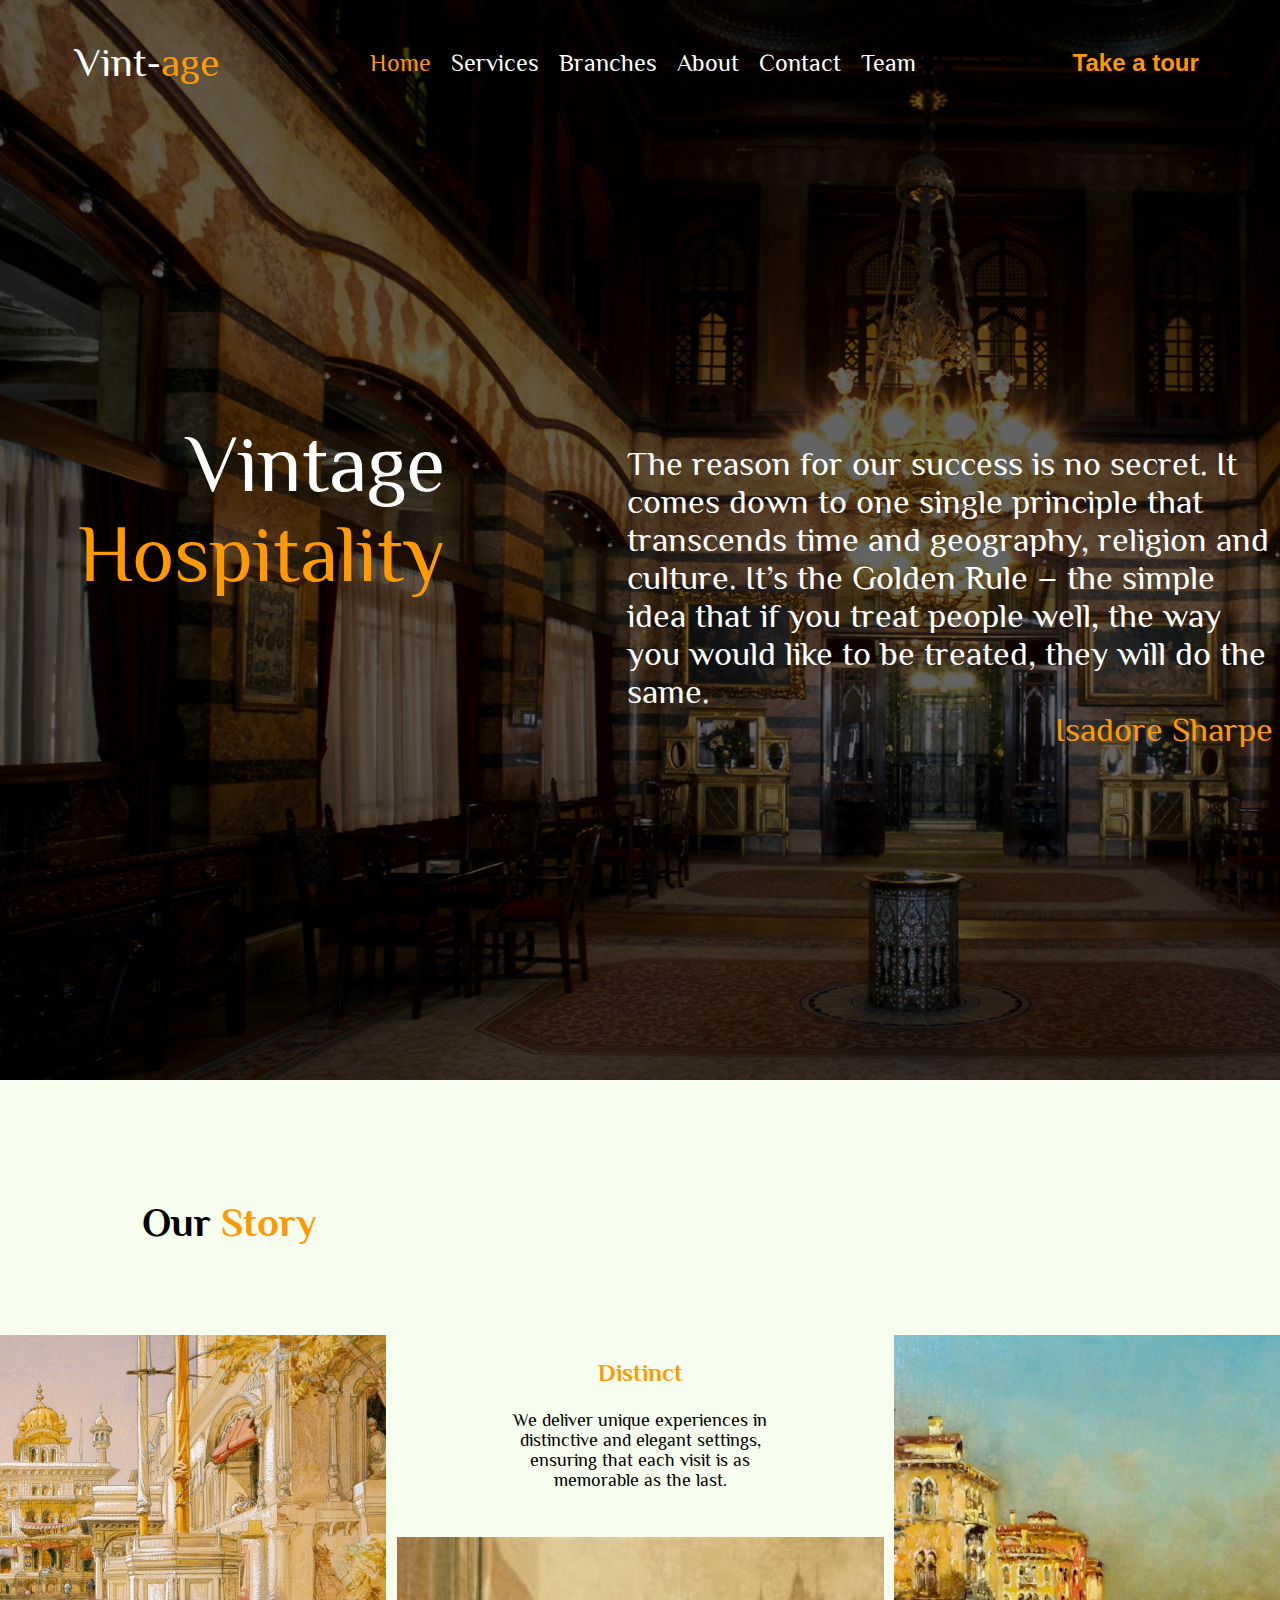
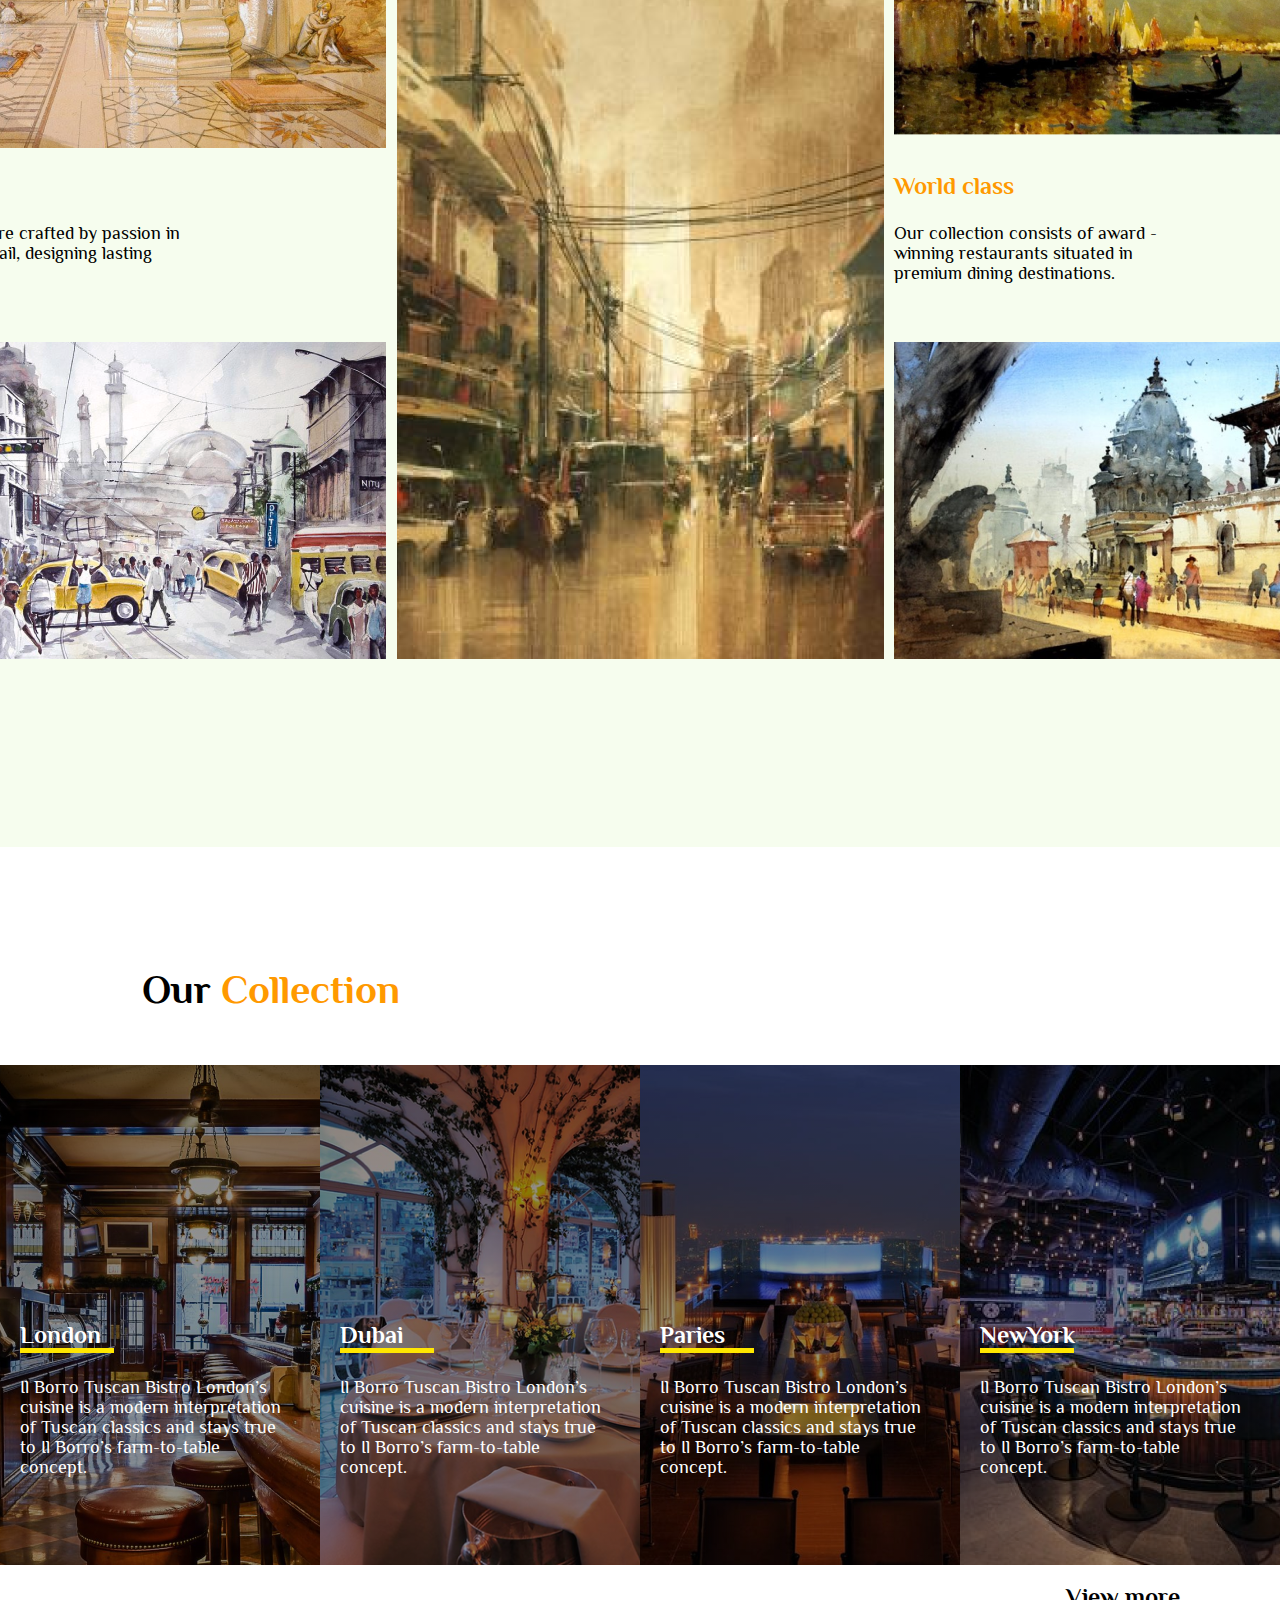
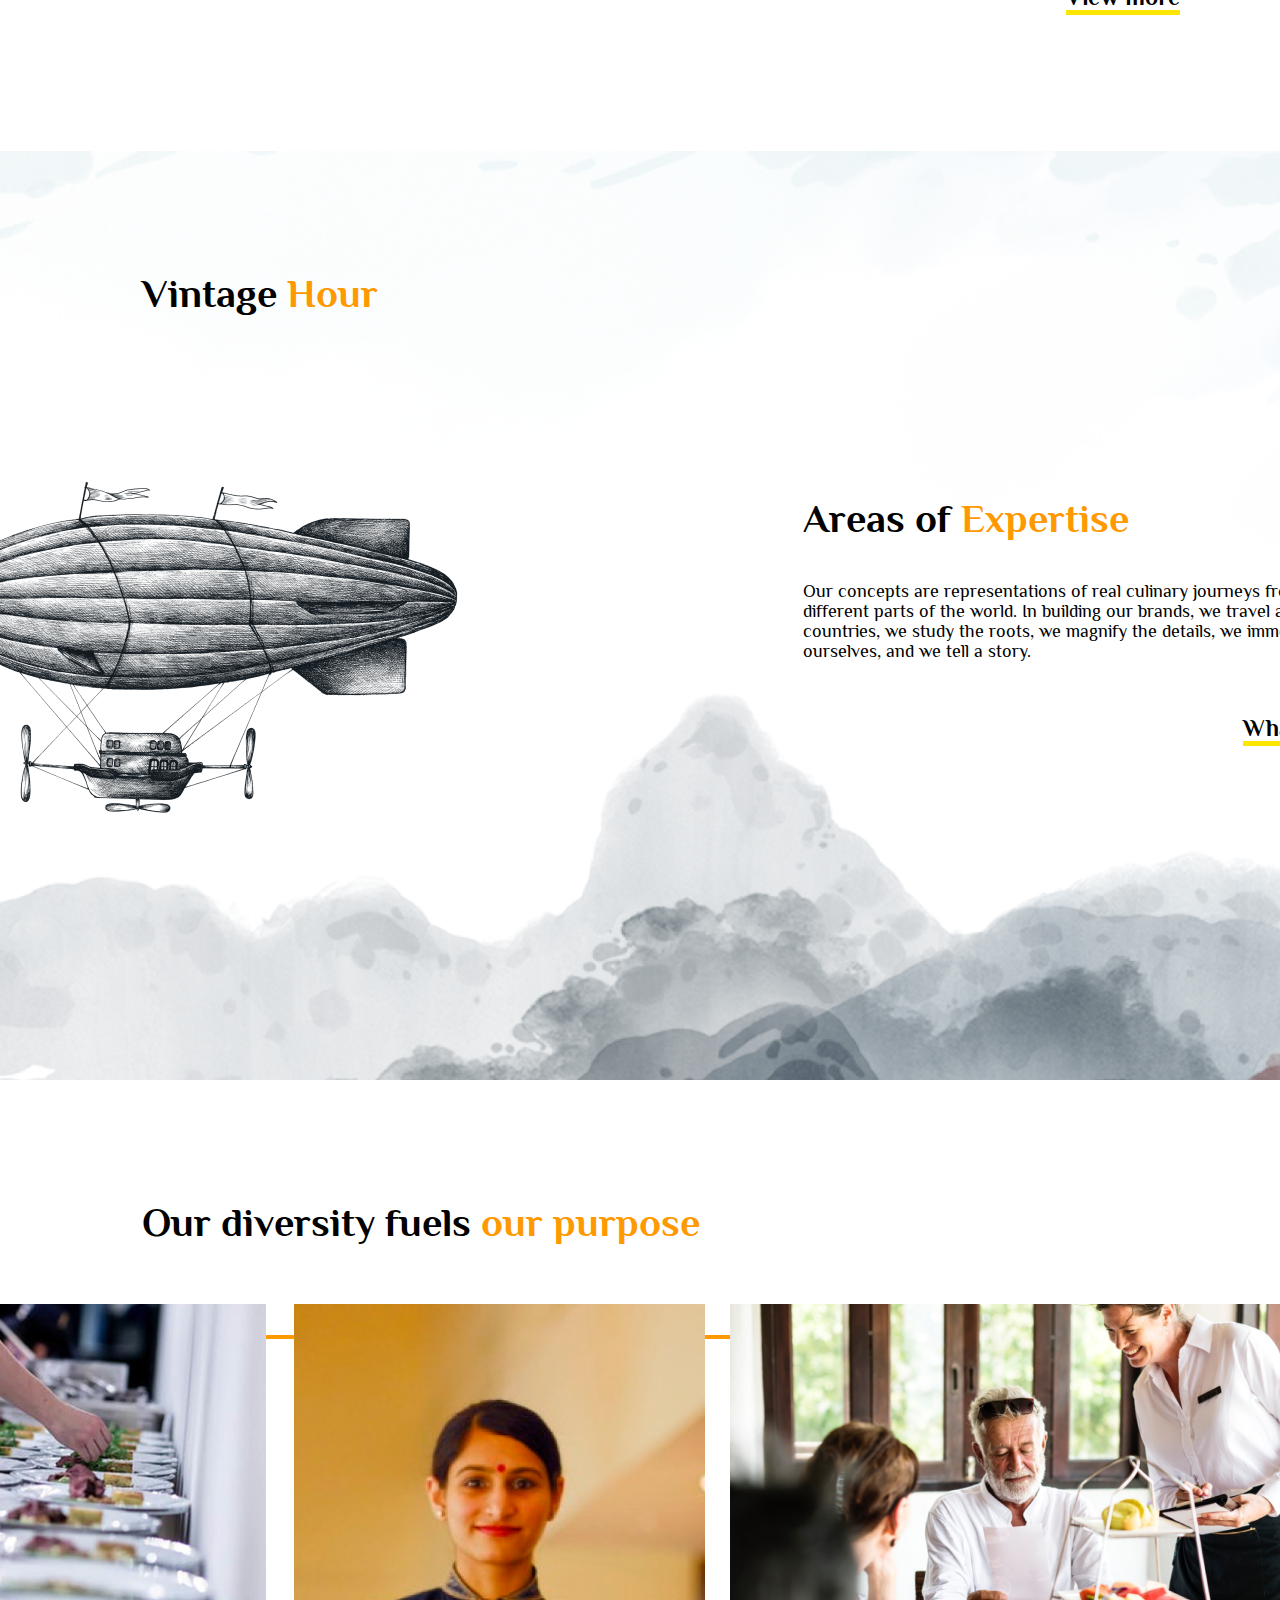
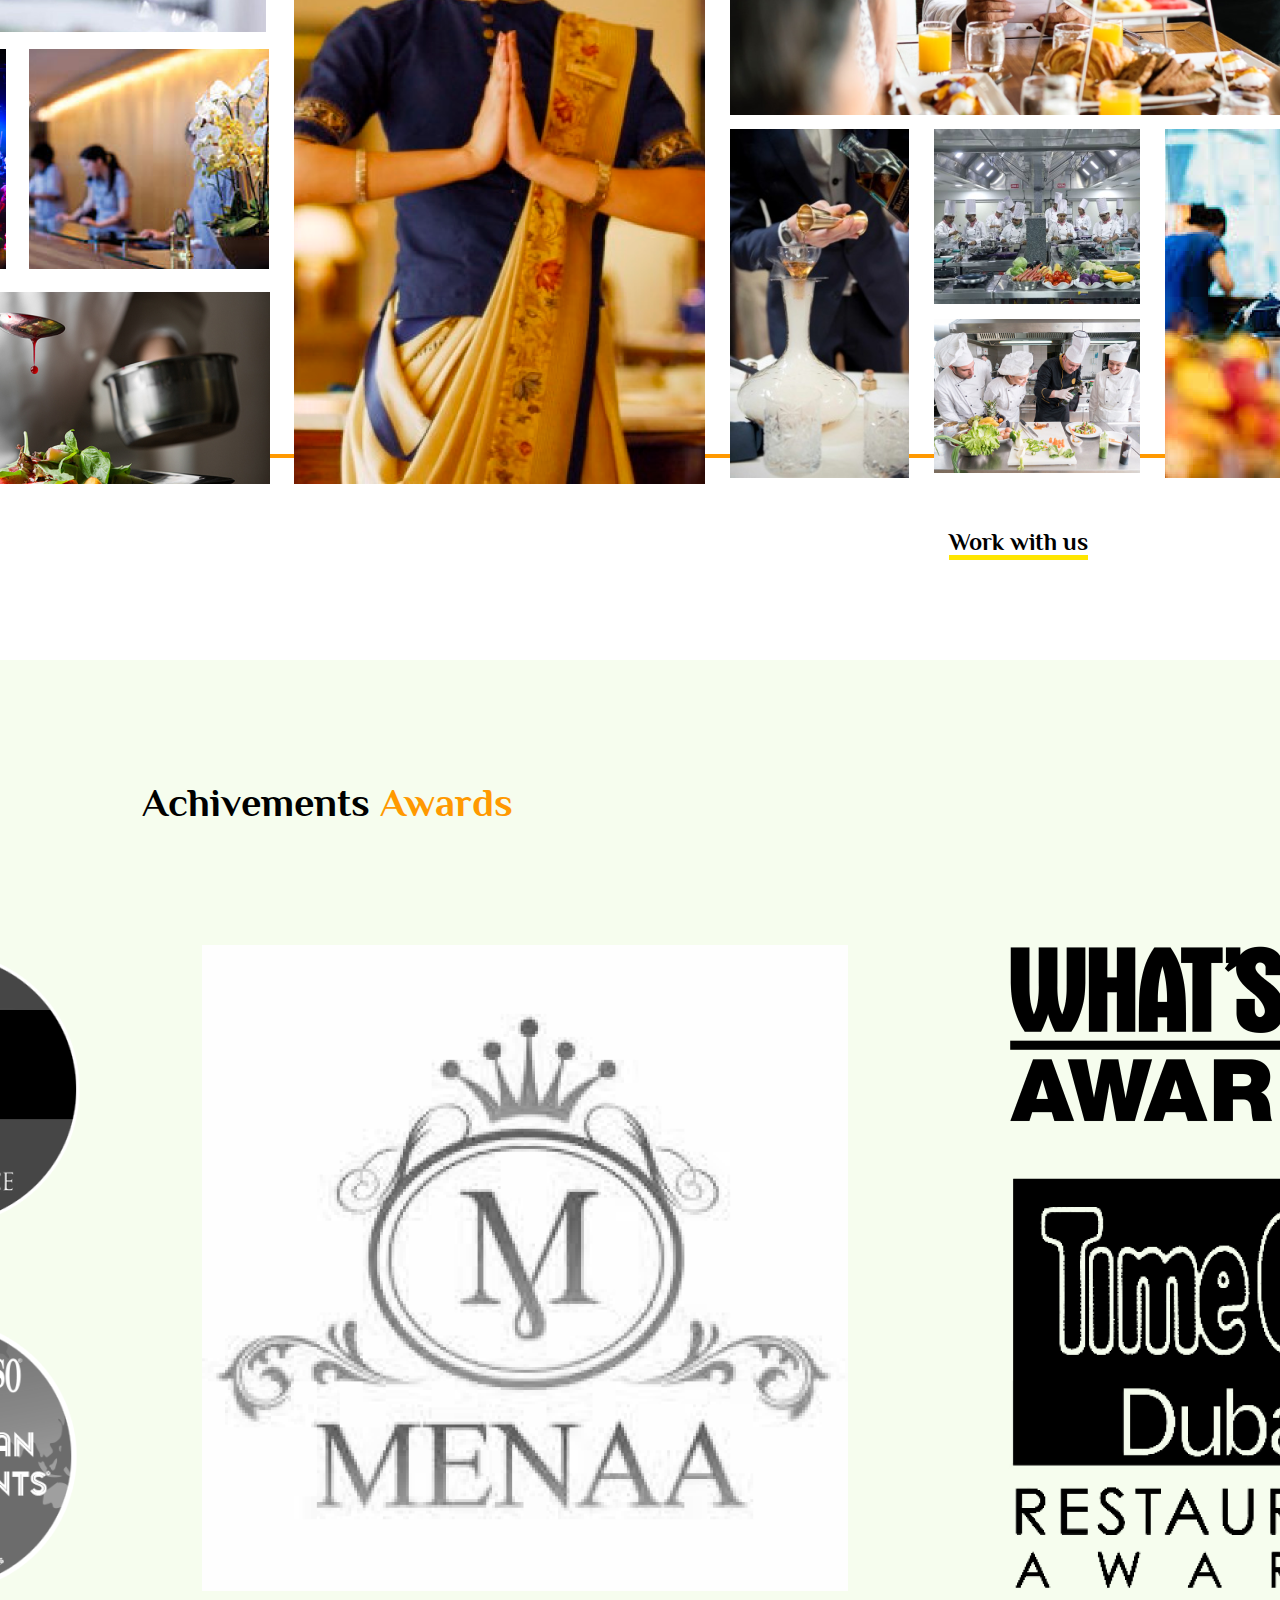
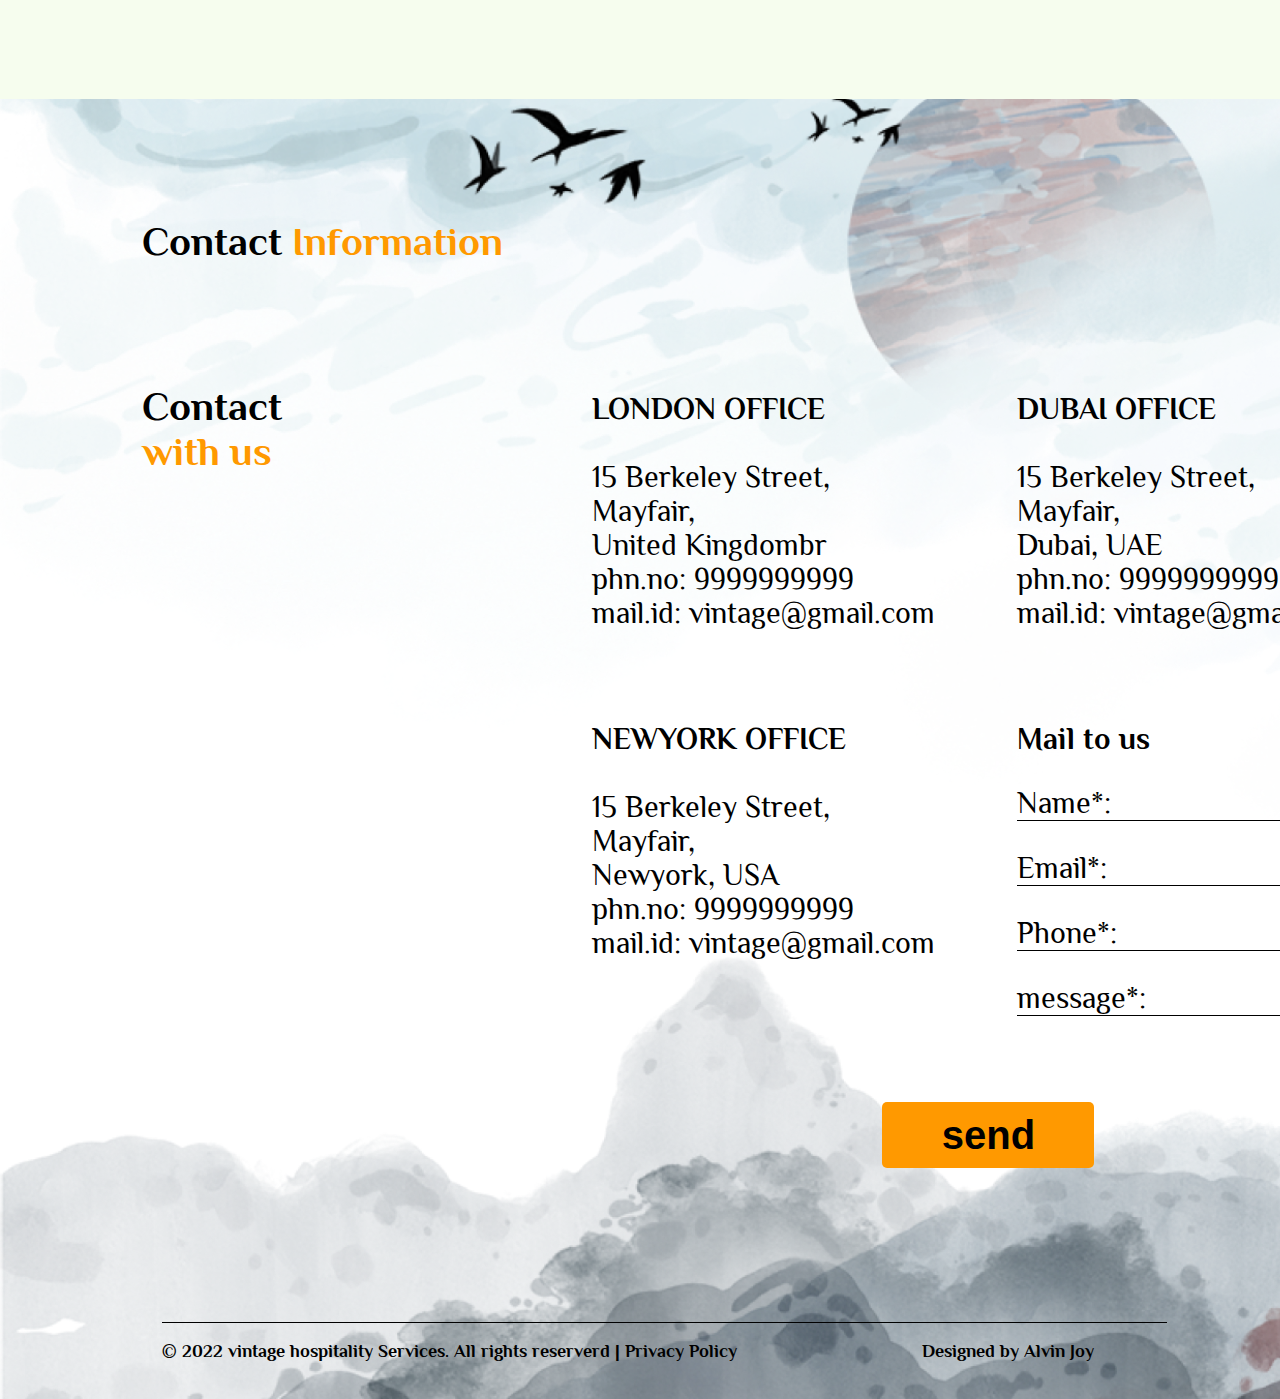
<file: hw6/hw.html>
<!DOCTYPE html>
<html lang="en">
<head>
    <meta charset="UTF-8">
    <meta name="viewport" content="width=device-width, initial-scale=1.0">
    <title>Document</title>
    <link rel="preconnect" href="https://fonts.googleapis.com">
<link rel="preconnect" href="https://fonts.gstatic.com" crossorigin>
<link href="https://fonts.googleapis.com/css2?family=Philosopher:ital,wght@0,400;0,700;1,400;1,700&display=swap" rel="stylesheet">
 <link rel="stylesheet" href="style/style.css">
</head>
<body>
    <section class="welcome">
        <header>
            <div class="logo">
                <p>Vint-<span>age</span></p>
            </div>
            <div class="navigation">
                <p>Home</p>
                <p>Services</p>
                <p>Branches</p>
                <p>About</p>
                <p>Contact</p>
                <p>Team</p>
            </div>
            <div class="butt">
                <button>Take a tour</button>
            </div>
        </header>
        <div class="wel-text">
            <p class="vintage">Vintage <span>Hospitality</span></p>
            <p  class="isadore">The reason for our success is no secret. It comes down to one single principle that transcends time and geography, religion and culture. It’s the Golden Rule – the simple idea that if you treat people well, the way you would like to be treated, they will do the same. 
            <br><span>Isadore Sharpe</span></p>                                                                             
        </div>
    </section>
     <section class="ourstory">
        <p class="mainname">Our <span>Story</span></p>
        <div class="story-content">
        <img class="img1orstory" src="img/ourstory1.png" alt="">
        <div class="distinkt">
            <p class="nameprg another">Distinct</p>
            <p class="containprg another">We deliver unique experiences in distinctive and elegant settings, ensuring that each visit is as memorable as the last.</p>
        </div>
        <img class="img2orstory" src="img/ourstory2.png" alt="">
        <div class="passionate">
            <p class="nameprg">Passionate</p>
            <p class="containprg">Our concepts are crafted by passion in every single detail, designing lasting moments.</p>
        </div>
        <img class="img3orstory" src="img/ourstory3.png" alt="">
        <div class="class">
            <p class="nameprg">World class</p>
            <p class="containprg">Our collection consists of award - winning restaurants situated in premium dining destinations.</p>
        </div>
        <img class="img4orstory" src="img/ourstory4.png" alt="">
        <img class="img5orstory" src="img/ourstory5.png" alt="">
            <div class="more">
                <a href="#"><p>Read more</p></a>
            </div>
        </div>  
    </section>
    <section class="collection">
        <p class="mainname">Our <span>Collection</span></p>
        <div class="line"></div>
        <div class="ourcollection">
            <div class="town">
                <div>
                 <p class="city">
                    London
                </p>
                <p>Il Borro Tuscan Bistro London’s cuisine is a modern interpretation of Tuscan classics and stays true to Il Borro’s farm-to-table concept.</p>   
                </div>    
            </div>
            <div class="town dubai">
                <div>
                 <p class="city">
                    Dubai
                </p>
                <p>Il Borro Tuscan Bistro London’s cuisine is a modern interpretation of Tuscan classics and stays true to Il Borro’s farm-to-table concept.</p>   
                </div>    
            </div>
            <div class="town paries">
                <div>
                 <p class="city">
                    Paries
                </p>
                <p>Il Borro Tuscan Bistro London’s cuisine is a modern interpretation of Tuscan classics and stays true to Il Borro’s farm-to-table concept.</p>   
                </div>    
            </div>
            <div class="town newyork">
                <div>
                 <p class="city">
                    NewYork
                </p>
                <p>Il Borro Tuscan Bistro London’s cuisine is a modern interpretation of Tuscan classics and stays true to Il Borro’s farm-to-table concept.</p>   
                </div>    
            </div>
        </div>
        <div class="line2"></div>
        <div class="more view">
            <a href="#"><p>View more</p></a>
        </div>
    </section>
        <section class="hour">
            <p class="mainname">Vintage <span>Hour</span></p>
        <div class="infohour">
            <div>
                <img src="img/paroplane.png" alt="">
            </div>
            <div>
                <p class="areasof">Areas of <span>Expertise</span></p>
                <p>
                    Our concepts are representations of real culinary journeys from different parts of the world. In building our brands, we travel across countries, we study the roots, we magnify the details, we immerse ourselves, and we tell a story.
                </p>
                <div class="more whatdo">
                    <a href="#"><p>What we do</p></a>
                </div>
            </div>
        </div>
        </section>
    <section class="purpose">
        <p class="mainname">Our diversity fuels <span>our purpose</span></p>
        <div class="line"></div>
        <div class="bigphotos">
            <img src="img/services/service10 1.png" alt="">
            <img src="img/services/service11 1.png" alt="">
            <img src="img/services/service2 1.png" alt="">
            <img src="img/services/service3 1.png" alt="">
            <img src="img/services/service4 1.png" alt="">
            <img src="img/services/service5 1.png" alt="">
            <img src="img/services/service6 1.png" alt="">
            <img src="img/services/service7 1.png" alt="">
            <img src="img/services/service8 1.png" alt="">
            <img src="img/services/service9 1.png" alt="">
        </div>
        <div class="line2 linepurpose"></div>
        <div class="more workus">
            <a href="#"><p>Work with us</p></a>
        </div>
    </section>
    <section class="awards">
        <p class="mainname">Achivements <span>Awards</span></p>
        <div class="awardfoto">
            <img src="img/awards/award2.png" alt="">
            <img src="img/awards/award3.png" alt="">
            <img src="img/awards/award4.png" alt="">
            <img src="img/awards/award5.png" alt="">
            <img src="img/awards/award6.png" alt="">
        </div>
    </section>
    <section class="info">
        <p class="mainname">Contact <span>Information</span></p>
        <div class="contacts">
          <p class="mainname withus">Contact <span>with us</span></p>  
          <div class="maininfo">
            <div class="ofice">
            <p><strong>LONDON OFFICE</strong>
                <br><br>
                15 Berkeley Street,<br>
                Mayfair,<br>
                United Kingdombr <br>
                phn.no: 9999999999 <br>
                mail.id: vintage@gmail.com</p>
          </div>
          <div class="ofice">
            <p><strong>DUBAI OFFICE</strong>
                <br><br>
                15 Berkeley Street,<br>
                Mayfair,<br>
                Dubai, UAE<br>
                phn.no: 9999999999<br>
                mail.id: vintage@gmail.com</p>
          </div>
          <div class="ofice">
            <p><strong>PARIS OFFICE</strong>
                <br><br>
                15 Berkeley Street,<br>
                Mayfair,<br>
                Paris<br>
                phn.no: 9999999999<br>
                mail.id: vintage@gmail.com</p>
          </div>
          <div class="ofice nwofice">
            <p><strong>NEWYORK OFFICE</strong>
                <br><br>
                15 Berkeley Street,<br>
                Mayfair,<br>
                Newyork, USA<br>
                phn.no: 9999999999<br>
                mail.id: vintage@gmail.com</p>
            </div>
            <div class="ofice mail">
                <strong>Mail to us</strong>
                <p class="nameq">Name*:</p>
                <p>Email*:</p>
                <p>Phone*:</p>
                <p>message*:</p>
             </div>
        </div>
        </div>
        <a href="#"><button>send</button></a>
        <div class="polline"></div>
        <div class="policy">
            <p>© 2022 vintage hospitality Services. All rights reserverd    |    Privacy Policy</p>
            <p>Designed by Alvin Joy</p>
        </div>
    </section>
</body>
</html>
</file>
<file: hw7/style.css>
*{
    box-sizing: border-box
}
body{
    margin: 0;
    background-color: rgb(214, 255, 255);
   
}
div{
    height: 500px;
    display: flex;
    justify-content: center;
    align-items: center;
    column-gap: 239px;
    
}
.blue{
    width: 250px;
    height: 60px;
    color: white;
    text-transform: uppercase;
    border-radius: 5px;
    background-color: #4273F1;
    border: none;
    font-size: 20px;
    transition: all, 1s;
}
.blue:hover{
    width: 301px;
    color: black;
    text-transform: none;
    border-radius: 70px;
    background-color: #8A77FF;
}
.yellow{
    width: 235px;
    height: 57px;
    background-color: transparent;
    border: 2px solid #E6FF4F;
    color: black;
    font-size: 20px;
    transition: all, 1s;
}
.yellow:hover{
    background-color: #E2FFD4;
    border-color: #7CFF4F;
}
</file>
<file: hw8/style.css>
*{
    box-sizing: border-box;
}
body{
    margin: 0;
    font-family: 'Noto Serif Georgian', serif;
    font-family: 'Noto Serif HK', serif;
    font-family: 'Shadows Into Light', cursive;
}
header{
    background-color: #668E68;
    min-height: 80px;
}

.head-navi a:not(:last-child){
    padding-right: 50px ;
    font-family: 'Noto Serif HK', serif;
    font-size: 18px;
}
.logo{
    font-family: 'Noto Serif Georgian', serif;
    font-size: 44px;
    font-weight: 400;
}
.mainname{
    background-image: url(img/background1\ \(2\).png);
    background-repeat: no-repeat;
    background-size: cover;
    min-height: 512px;
    display: flex;
    align-items: center;
    justify-content: center;
    font-weight: 400;
    font-size: 110px;
    color: white;
    font-family: 'Shadows Into Light', cursive;
    text-shadow: 2px 2px 2px rgba(0, 0, 0, 0.70);
}
.img1{
    background-image: url(img/drinks1.png);
    width: 350px;
    height: 350px;
    border-radius: 200px;
    border: 9px solid #81613B;
    margin-right: 30px;
    position: relative;
}
.img2{
    background-image: url(img/drinks2.png);
    width: 350px;
    height: 350px;
    border-radius: 200px;
    border: 9px solid #81613B;
    margin-right: 30px;
    position: relative;
}
.img3{
    background-image: url(img/drinks3.png);
    width: 350px;
    height: 350px;
    border-radius: 200px;
    border: 9px solid #81613B;
    position: relative;
    
}
.menu{
    min-height: 710px;
}
.namemenu{
    width: 120px;
    margin: 0 auto;
    color: #000;
    font-family: 'Shadows Into Light', cursive;
    font-size: 40px;
    padding-bottom: 40px;
    margin-top: 60px;
}
.namemenu span{
    font-family: 'Noto Serif HK', serif;
    font-size: 20px;
}
.namefood{
    color: #000;
    text-align: center;
    font-size: 26px;
    font-weight: 400;
    font-family: 'Noto Serif Georgian', serif; 
    position: absolute;
    bottom: 20px;
    left: 130px;
    background: rgba(255, 255, 255, 0.80);
}
.btn1{
    text-align: center;
    font-size: 16px;
    font-weight: 500;
    font-family: 'Noto Serif HK', serif;
    background-color: #668E68;
    width: 160px;
    height: 40px;
    margin: 0 auto;
    margin-top: 39px;
    border-radius: 20px;
}
a{
    text-decoration: none;
    color: #FFF;
    padding-top: 7px;
}
.about{
    background-image: url(img/background2.png);
    background-repeat: no-repeat;
    background-size: cover;
    min-height: 600px;
}
.txtabout p{
    width: 367px;
    margin: 0 auto;
    font-size: 20px;
    text-shadow: 2px 2px 2px rgba(0, 0, 0, 0.70);
    font-weight: 500;
    font-family: 'Noto Serif HK', serif;
    padding-bottom: 30px;
}
.nmabout{
    width: 200px;
    text-align: center;
    text-shadow: 2px 2px 2px rgba(0, 0, 0, 0.70);
    padding-top: 70px;
}
.news{
    min-height: 406px;
    background: rgba(129, 97, 59, 0.20);
}
.newstxt{
    min-height: 102px;
}
.numbernew{
    padding-top: 20px;
    font-size: 16px;
}
.numbernew span{
    padding-right: 30px;
    padding-left: 10px;
    font-size: 16px;
    font-family: 'Noto Serif Georgian', serif;
}
.secondnew{
    padding-top: 0;
}
footer{
    background-color: #000;
    min-height: 180px;
    font-family: 'Noto Serif Georgian', serif;
}
.contacts{
    padding-top: 20px;
}
.contacts p{
    width: 185px;
    font-size: 16px;
    font-weight: 500;
}
.reserved{
    padding-top: 20px;
}
@media screen and (max-width:500px) {
    .head-navi a>p{
        font-size: 0px;
    }
    .mainname{
        font-size: 50px;
    }
    .btn1{
        margin-bottom: 50px;
    }
}
</file>
<file: hw2(addit)/style/project-page1.css>
*{
    box-sizing: border-box;
}
body{
    font-family: 'Montserrat', sans-serif;
    /* height: 1080px; */
    margin: 0;
    background: #FFF;
}
header{
    height: 330px;
    padding-top: 80px;
    
}
.h{
    display: inline-block
}
.hlogo{
    padding-left: 170px;
}
.hline{
    padding-left: 31px;
    vertical-align: 17.5px;

}
.hsoclogo{
    padding-left: 31px;
    vertical-align: 17.5px; 
}
.hhead{
    display: inline-block;
}
/* .habout  */
.htext{
    display: inline;
    /* vertical-align: bottom; */
    color: #363636;
    font-size: 11px;
    font-weight: 700;
    letter-spacing: 4px;
    text-transform: uppercase;    
   float: right;
   margin-top: 22.5px;
   margin-bottom: 0;
}
.txtall{
    margin-right: 100px;
}
.txtcontact{
    margin-right: 139px;
}
.pragua{
    margin: 0;
}
.guide{
    color: #1E1E1E;
    font-size: 46px;
    font-weight: 700;
    width: 780px;
    text-align: center;
    margin: 0;
    margin-left: 33%;
}
.prginfo{
    display: flex;
    justify-content: center;
    color: #9B9B9B;
    font-size: 14px;
    font-weight: 400;
    padding-top: 32px;  
      
}
.prginfo p{
    padding-left: 10px;
    padding-right: 10px;
}

.prginfo span{
    color: #4A4A4A;
}
</file>
<file: hw2(addit)/style/project.css>
*{
    box-sizing: border-box;
}
body{
    font-family: 'Montserrat', sans-serif;
    /* height: 1080px; */
    margin: 0;
}
header{
    height: 270px;
}
.htext{
    padding-left: 100px;
    padding-top: 100px;
    display: inline-block;
}
.date{
    color: #000;
    font-size: 22px;
    font-weight: 700;
    margin: 0;
}
.date span{
    color: #248F72;
}
.hname{
    color: #000;
    font-size: 16px;
    font-weight: 400;
    margin: 0;
    padding-top: 5px;
}
.hlogo{
    display: inline-block;
    padding-top: 100px; 
    margin: 0;
    padding-right: 110px;
    float: right;

}
.info{
    padding-top: 266px;
    text-align: center;
    position: absolute;
    padding-left: 25%;
}
.txt1{
    color: #FFF;
    font-size: 44px;
    font-weight: 600;
}
.txt2{
    color: #FFF;
    font-size: 32px;
    font-weight: 400;
}
.txt3{
    color: #FFF;
    font-size: 32px;
    font-weight: 400; 
}
a{
    text-decoration: none;
    color: #FFF;
}
</file>
<file: hw3(position)/position.css>
*{
    box-sizing: border-box;
}
body{
    background-color: gray;
    margin: 0;
}
.main{
    width: 812px;
    height: 792px;
    margin: 200px auto;
    position: relative;
    margin-bottom: 0;
}
.firstlogo{
    background-color: black;
    position: absolute;
    top: 0;
    left: 0;
    width: 300px;
    height: 300px;
}
.secondlogo{
    background-color: #FFCE22;
    position: absolute;
    top: 230px;
    left: 260px;
    z-index: 1;
    width: 300px;
    height: 300px;
    overflow: hidden;

}
.thirtlogo{
    background-color: white;
    position: absolute;
    bottom: 0;
    right: 0;
    width: 300px;
    height: 300px;
    border: 2px solid #2137FC;
    border-left: none;
    border-right: none;
}
.dia{
    text-align: center;
    padding-top: 80px;
}
.dia img{
    width:200px;
    
}
.flag{
    width: 50px;
    height: 30px;
    background-color: #FFCE22;
    overflow: hidden;
    border-radius: 6px;
    margin: 15px auto; 

}
 .flag2{
    background-color: #2137FC;
    width: 50px;
    height: 15px;
    margin: 0 auto;
}
.secondlogo div{
    height: 150px;
    width: 300px;
    background-color: #2137FC;
}
.secondlogo img{
    padding-top: 67px;
    width:300px;
}
.circle{
    width: 280px;
    height: 280px;
    background-color: #FFCE22;
    overflow: hidden;
    border-radius: 280px;
    margin: 10px auto;
}

.blue{
    width: 280px; 
   
}
.glyph{
    width: 237px;
    margin-left: 22px;
    margin-top: -19px;

}
</file>
<file: hw4/wbsite.css>
*{
    box-sizing: border-box;
}
body{
    margin: 0;
    font-family: 'Open Sans', sans-serif;
}
.start{
    min-height: 2000px;
    background-image: linear-gradient(347deg, rgba(0, 0, 0, 0.00) 0%, #000 100%), linear-gradient(360deg, #000 0%, rgba(0, 0, 0, 0.00) 10%), url(img/background\ \(2\).png);
    /* background: linear-gradient(347deg, rgba(0, 0, 0, 0.00) 0%, #000 100%); */
    background-size: cover;
    
    background-repeat: no-repeat;

}
header{
    display: flex;
    justify-content: space-between;
    padding-top: 58px;
}
.name{
    color: var(--wei, #FFF);
    font-size: 24px;
    font-weight: 700;
    text-transform: capitalize;
   
    padding-left: 85px;
}
.info{
    display: flex;
    color: #FFF;
    font-size: 18px;
    font-weight: 600;
    align-items: center;
}
.info p{
    padding-right: 50px;
    
}
.srch{
    display: flex;
    align-items: center;
}
.srch i{
    color: #FFF;
    padding-right: 14px;
}
.srch input{
    background-color: transparent;
    border: none;
    color: #FFF;
   
}
input::placeholder{
    font-size: 17px;
    font-weight: 400;
    color: rgb(255, 255, 255);
}
.txtwelcome{
    display: flex;
    margin-top: 196px;
    /* column-gap: 25%; */
   
}

a{
    text-decoration: none;
    color: #FFF;
}
.social{
    padding-left: 79px;
    padding-top: 102px;
}
.soclogo{
    display: flex;
    flex-direction: column;
    align-items: center;
    
}
.soclogo i{
    margin: 20px auto;
}
.social>p{
    writing-mode: vertical-rl;
    text-orientation: mixed;
    color: #FFF;
    font-weight: 600;
    font-size: 18px;
    text-align: center;
    margin: 0;
    
}
.discover{
    display: flex;
    flex-direction: column;
    margin: 0 auto;
    
    
}
h3{
    color: #FFC178;
    font-size: 18px;
    font-weight: 700;
    letter-spacing: 6px;
    text-transform: uppercase;
    margin: 0;
}
h3::before{
    content: "";
    display: inline-block;
    width: 72px;
    height: 2px;
    background: #FFC178;
    margin-bottom: 6px;
    margin-right: 32px;
}
h1{
    color: var(--wei, #FFF);
    font-size: 88px;
    font-weight: 400;
    text-transform: capitalize;
    margin: 0; 
    padding-top: 32px;
}
h1 span{
    color: var(--wei, #FFF);
    font-size: 96px;
    text-transform: capitalize;
    font-weight: 700;
}

.scrolldown{
    padding-top: 126px;
    margin: 0 auto;
    display: flex;
    align-items: center;
    row-gap: 9px;
}
.scrolldown p{
    color: #FFF;
    font-size: 18px;
    font-weight: 600;
    padding-right: 9px;
    
}
.scrolldown i{
    color: #FFF;
    
}
.holiday{
    background-image: linear-gradient( 180deg, #000 0%, rgba(0, 0, 0, 0.00) 100%);
    background-color: #000000;
    display: flex;
    justify-content: space-around;
    height: 800px;
}
.imghol{
    margin-top: -173px;
}
.about{
    margin-top: -100px;
}
h2{
    color: #FFF;
    font-size: 64px;
    font-weight: 700;
    width: 555px;
}
.text{
    color: #FFF;
    font-size: 18px;
    font-weight: 600;
    width: 632px;
}
.more{
    color: var(--accent, #FBD784);
    font-size: 18px;
    font-weight: 700;
    display: flex;
}
.more i{
    padding-top: 22px;
    padding-left: 9px;
}
.bromo{
    background: #000;
    height: 1000px;
    background-image: linear-gradient(360deg, rgba(0, 0, 0, 0.75) 0%, rgba(0, 0, 0, 0.00) 100%), url(img/bromo.png);
    background-repeat: no-repeat;
    background-position: center;
    background-size: 75% ;
    position: relative;
    margin-bottom: 0;
}
.brmh3{
    padding-bottom: 24px;
}
.brmh3::after{
    content: "";
    display: inline-block;
    width: 72px;
    height: 2px;
    background: #FFC178;
    margin-bottom: 6px;
    margin-left: 32px;
}
.brmh2{
    margin: 0 auto;
    padding-bottom: 27px;
    width: 705px;
}
.brmtxt{
    margin: 0 auto;
    width: 934px;
    padding-bottom: 39px;
}
.mbrm{
    justify-content: center;
}
.txtbromo{
    text-align: center;
    margin: 0 auto;
    padding-top: 22%;

}
.bromo>i{
    position: absolute;
    top: 45%;
    left: 15%;
    color: white;
}
.arrow{
    padding-left: 70%;
}
.culture{
    padding-top: 250px;
    background-color: #000000;
    display: flex;
    justify-content: space-around;
    min-height: 1200px;
}
.abtcul{
    margin-top: 115px;
}
footer{
    min-height: 1050px;
    background: #000;
}
.footup{
    display: flex;
    row-gap: 30%;
    text-align: center;
    justify-content: space-between;
}
.footup{
    margin: 0 230px;
}
.footup>p{
    color: var(--wei, #FFF);
    font-size: 48px;
    font-weight: 700;
  
}
.explore{
    display: flex;
    align-items: center;
}
.explore>p{
    color: #FFF;
    font-size: 22px;
    font-weight: 400;
    padding-right: 55px;
}
.explore button{
    width: 239.35px;
    height: 69.136px;
    color: #000;
    border-radius: 8px;
    background: #FFA343;
    font-size: 17px;
    font-weight: 700;
}
.longline{
    height: 1.383px;
    opacity: 0.3;
    background: #FFF;
    margin: 0 230px;
    margin-top: 5px;
}
.fotinfo{
    display: flex;
    justify-content: space-between;
    margin: 0 230px;
    padding-top: 50px;
}
.email{
    display: flex;
    flex-direction: column;
    column-gap: 50px;
}
.email>p{
    color: #FFF;
    font-size: 36px;
    font-weight: 700;
    letter-spacing: -0.3px;
    width: 361px;
}
.email input{
    border: none;
    background: #000;
    height: 70px;
    width: 330px;
}
.email button{
    height: 69.136px;
    width: 69.136px;
    color: #000;
    background: #FFA343;
    border-radius: 10px 10px 0 0;
}
.smallline{
    width: 399.605px;
    height: 1.383px;
    opacity: 0.3;
    background: #FFF;

}
.allinfo{
    display: flex;
    flex-direction: column;
    color: #FFF;
    font-size: 19px;
    font-weight: 400;
}
.allinfo>p:not(:first-child){
    margin: 0;
    padding-bottom: 25px;
}
.nameinfo{
    color: #FFD1A0;
}
.fotneed{
    display: flex;
    justify-content: space-between;
    margin: 0 270px;
    padding-top: 130px;
}
.policy{
    color: #FFF;
    font-size: 15px;
    font-weight: 400;
    letter-spacing: -0.205px;
    display: flex;
    column-gap: 106px;
}
.fotsocial{
    display: flex;
    column-gap: 50px;
    align-items: center;
}
.theend{
    text-align: center;
    color: #FFF;
    opacity: 0.5;
    font-size: 18px;
    font-weight: 600;
    padding-top: 230px;
}
</file>
<file: hw5/site.css>
*{
    box-sizing: border-box;
}
body{
    font-family: 'Nunito Sans', sans-serif;
    font-family: 'Roboto', sans-serif;
    margin: 0;
    min-height: 100vh;
    position: relative;
    
}
body::after{
    width: 8vw;
    content: "";
    display: block;
    position: absolute;
    left: 14%;
    top: 0;
    bottom: 0;
    z-index: -1;
    background: #F9F9F9;
}
.main{
    margin: 0 9%;
    padding-top: 55px;
}
header{
    display: flex;
    justify-content: space-between;

}
.logo{
    color: #000;
    font-family: Roboto;
    font-size: 40px;
    font-weight: 900;
    letter-spacing: 2px;
}
.navigation{
    display: flex;
    align-items: center;
    column-gap: 35px;
    font-family: Nunito Sans;
    font-size: 22px;
    font-weight: 400;
}
.navigation p{
    margin: 0;
}
a{
    text-decoration: none;
    color: #000;
}
.navigation>a:hover::after{
    content: "";
    display: block;
    margin: 0 auto;
    width: 7px;
    height: 7px;
    background-color: #F2994A;
    border-radius: 50%;
}
.search{
    display: flex;
    align-items: center;
}
.search input{
    border: none;
    background-color: transparent;
    height: 30px;
}
input::placeholder{
    color: #000;
    font-family: Nunito Sans;
    font-size: 22px;
    font-weight: 400;
    padding-left: 50px;
}
@media screen and (max-width:1000px) {
    .main{
        margin: 0 20px;
        padding-top: 20px;
    }
    .navigation{
       flex-direction: column;
    }
}
@media screen and (max-width:500px) {
    header{
        flex-direction: column;
        align-items: center;
        row-gap: 20px;
    }
    .navigation{
       flex-direction: column;
    }
    .logo p{
        margin: 0;
    }
    input::placeholder{
        padding-left: 40px;
        
    }
}
section{
    display: flex;
    justify-content: space-between;
    padding-top: 115px;
}
img{
    width: 420spx;
    height: auto;
}
.info{
    display: flex;
    flex-direction: column;
}
.text{
    border-right: 1px solid #333;
    padding-right: 100px;
}
.work{
    color: #F2994A;
    font-family: Nunito Sans;
    font-size: 27px;
    font-weight: 700;
    margin: 0;
}
.design{
    width: 553px;
    color: #000;
    font-family: Nunito Sans;
    font-size: 68px;
    font-weight: 800;
    margin: 0;
}
.txt{
    font-family: Roboto;
    color: #4F4F4F;
    font-weight: 400;
    font-size: 19px;
    width: 421px;
}
.txt::before{
    content: "";
    display: block;
    width: 188px;
    height: 6px;
    border-radius: 4px;
    background: #F2994A;
    margin-bottom: 24px;
    margin-top: 70px;
}
.social{
    display: flex;
    justify-content: space-between;
    padding-top: 20px;
}
.multiplayer{
    display: flex;
    column-gap: 20px;
    align-items: center;
}
.multiplayer i{
    color: #3F9AB7;
}
.multiplayer p{
    color: #000;
    font-family: Nunito Sans;
    font-size: 18px;
    font-weight: 700;
}
.socmedia{
    display: flex;
    flex-direction: column;
    row-gap: 18px;
    
}
.socmedia>a:hover{
    color: #F2994A;
}
@media screen and (max-width:1300px){
    section{
        flex-direction: column;
        padding-top: 50px;
        align-items: center;
    }
    .info{
        padding-top: 50px;
    }
    .text{
        padding-right: 0;
    }
    input::placeholder{
        padding-left: 40px;
    }
}
@media screen and (max-width:500px){
    img{
        width: 300px;
        margin: 0 auto;
    }
    .info{
        margin: 0 auto;
    }
    .work{
        font-size: 20px;
        margin: 0 auto;
    }
    .design{
        font-size: 30px;
        width: auto;
    }
    .txt{
        font-size: 16px;
        width: auto;
    }
    .txt::before{
        margin-top: 30px;
    }
    .main{
        margin: 0;
    }
}
footer{
    background-color: #3F9AB7;
    height: 118px;
    width: 100%;
    margin-top: 100px;
    display: flex;
    justify-content: center;
    align-items: center;
    column-gap: 35px;
}
.elips{
    position: relative;
    min-width: 200px;
    bottom: 30px;
}
.elips77{
    position: absolute;
    padding-left: 78px;
    bottom: 0px;
    top: 0;
}
.elips76{
    position: absolute;
    padding-left: 116px;
}
.elips75{
    position: absolute;
    padding-left: 150px;
}
.clients p{
    color: var(--white, #FFF);
    font-family: Nunito Sans;
    font-size: 20px;
    font-weight: 400;
}
.clients span{
    color: var(--white, #FFF);
    font-family: Nunito Sans;
    font-size: 24px;
    font-weight: 700;
}
@media screen and (max-width:500px){
    .elips{
        display: none;
    }
    
}
</file>
<file: hw6/style/style.css>
*{
    box-sizing: border-box;
}
body{
    margin: 0;
    font-family: 'Philosopher', sans-serif;
}
.welcome{
    background-image: linear-gradient(347deg, rgba(0, 0, 0, 0.60) 0%, #000 2000%), url(../img/background1.png);
    min-height: 1080px
}
header{
    display: flex;
    justify-content: space-around;
    align-items: center;
}
.logo{
    font-size: 40px;
    color: white;
    font-weight: 400;
}
.logo span{
    color: #F90;
}
.navigation{
    display: flex;
    column-gap: 20px;
}
.navigation p{
    color: white;
    font-size: 24px;
    font-weight: 400;
}
.navigation p:nth-child(1){
    color: #F90;
}
.butt button{
    color: #F90;
    font-size: 24px;
    font-weight: 700;
    background-color: transparent;
    border: none;
}
.wel-text{
    padding-top: 319px;
    display: flex;
    justify-content: center;
    column-gap: 182px;
}
.vintage{
    color: #FFF;
    text-align: right;
    font-size: 80px;
    font-weight: 400;
    width: 437px;
    text-align: right;
    margin: 0;
    margin-top: -25px;
}
.vintage span{
    color: #F90;
}
.isadore{
    color: #FFF;
    font-size: 34px;
    font-weight: 400;
    width: 646px;
    margin: 0;
}
.isadore span{
    color: #F90;
    float: right;
}
.ourstory{
    background-color: #F6FDEE;
    min-height: 1350px;
}
.mainname{
    padding-top: 120px;
    padding-left: 142px;
    color: #000;
    font-size: 40px;
    font-weight: 700;
    margin: 0;
    padding-bottom: 90px
}
.mainname span{
    color: #F90;
}
.story-content{
    display: grid;
    grid-template-columns: 508px 508px 508px;
    justify-content: center;
}
.img1orstory{
    justify-self: end;
}
.distinkt{
    justify-self: center;
}
.nameprg{
    color: #F90;
    font-size: 24px;
    font-weight: 700;
    text-align: left;
}
.containprg{
    font-weight: 400;
    color: #000;
    font-size: 18px;
    text-align: left;
    width: 305px;
}
.another{
    text-align: center;
}
.img3orstory{
    margin-top: -211px;
    justify-self: center;
}
.img4orstory{
    justify-self: end;
    margin-top: -317px;
}
.img5orstory{
    grid-column-start: 3;
    margin-top: -317px;
}
.more{
    padding-top: 35px;
    justify-self: end;
    grid-column: 3;
    padding-bottom: 121px;
}
.more p{
    margin: 0;
    color: #000;
    font-size: 24px;
    font-weight: 700;
}
.more::after{
    content:'';
    display: block;
    width: auto;
    height: 5px;
    background: #FFE600;
}
a{
    text-decoration: none;
}
.collection{
    min-height: 904px;
    background: #FFF;
}
/* .collection::after{
    content:'';
    display: block;
    width: auto;
    height: 5px;
    margin-top: 25px;
    background: #F90;
} */
.ourcollection{
    display: flex;
    justify-content: space-around;
    margin-top: -41px;
}
.town{
    width: 360px;
    height: 500px;
    background-image: linear-gradient(347deg, rgba(0, 0, 0, 0.40) 0%, #000 2000%), url(../img/hotel1.png);
    display: grid;
}
.city{
    font-weight: 700;
    color: white;
    font-size: 24px;
}
.city::after{
    content:'';
    display: block;
    width: 94px;
    height: 5px;
    background: #FFE600;
}
.city+p{
    font-size: 18px;
    font-weight: 400;
    color: white;
}
.town>div{
    align-self: end;
    padding-bottom: 70px;
    padding-left: 20px;
    padding-right: 36px;
}
.dubai{
    background-image: linear-gradient(347deg, rgba(0, 0, 0, 0.40) 0%, #000 2000%), url(../img/dubai\(2\).png);
}
.paries{
    background-image: linear-gradient(347deg, rgba(0, 0, 0, 0.40) 0%, #000 2000%), url(../img/parie.png);
}
.newyork{
    background-image: linear-gradient(347deg, rgba(0, 0, 0, 0.40) 0%, #000 2000%), url(../img/Nw.png);
}
.view{
    float: right;
    margin-right: 100px;
    padding-top: 55px;
}
.line{
    width: auto;
    height: 4px;
    background: #F90;
}
.line2{
    width: auto;
    height: 4px;
    background: #F90;
    margin-top: -41px;
}
.hour{
    background-image: url(../img/bckhour.png);
    background-size: cover;
    background-repeat: no-repeat;
    min-height: 929.111px;
}
.infohour{
    display: flex;
    justify-content: center;
    column-gap: 324px;
    margin-top: 50px;
}
.areasof{
    color: #000;
    font-size: 40px;
    font-weight: 700;
}
.areasof span{
    color: #F90;
}
.areasof+p{
    color: #000;
    font-weight: 400;
    font-size: 18px;
    width: 566px;
}
.whatdo{
    float: right;
}
.purpose{
    min-height: 1180px;
}
.bigphotos{
    display: grid;
    grid-template-columns: 203px 240px 411px 179px 206px 315px;
    grid-template-rows: 400px 175px 200px;
    justify-content: center;
    grid-gap: 25px;
    margin-top: -35px;
}
.linepurpose{
    margin-top: -75px;
}
.bigphotos > img:nth-child(5){
    grid-column: 1/3;
    grid-row: 1;
}
.bigphotos > img:nth-child(2){
    grid-column: 3;
    grid-row: 1/3;
}
.bigphotos > img:nth-child(7){
    grid-column: 4/7;
    grid-row: 1;
}
.bigphotos > img:last-child{
    grid-column: 1;
    grid-row: 2;
    margin-top: -80px;
}
.bigphotos > img:nth-child(6){
    grid-column: 2;
    grid-row: 2;
    margin-top: -80px;
}
.bigphotos > img:nth-child(9){
    grid-column: 4;
    grid-row: 2/3;
}
.bigphotos > img:nth-child(8){
    grid-column: 5;
    grid-row: 2;
}
.bigphotos > img:nth-child(1){
    grid-column: 5;
    grid-row: 3;
    margin-top: -10px;
}
.bigphotos > img:nth-child(4){
    grid-column: 1/2;
    grid-row: 3;
    margin-top: -37px;
    margin-left: 7px;
}
.workus{
    padding-top: 70px;
    float: right;
    padding-right: 15%;
}
.awards{
    background: #F6FDEE;
    min-height: 1039px;
}
.awardfoto{
    display: grid;
    grid-template-columns: 285px 650px 512px;
    grid-template-rows: 323px 323px;
    grid-column-gap: 120px;
    justify-content: center;
    grid-row-gap: 45px;
    margin-top: 30px;
}
.awardfoto >img:nth-child(1){
    grid-column: 1;
    grid-row: 1;
}
.awardfoto >img:nth-child(5){
    grid-column: 2;
    grid-row: 1/2;
}
.awardfoto >img:nth-child(2){
    grid-column: 3;
    grid-row: 1;
    margin-top: -60px;
}
.awardfoto >img:nth-child(3){
    grid-column: 1;
    grid-row: 2;
}
.awardfoto >img:nth-child(4){
    grid-column: 3;
    grid-row: 2;
    margin-top: -143px;
    margin-left: 27px;
}
.info{
    background-image: url(../img/endbackgrd.png);
    background-repeat: no-repeat;
    background-size: cover;
    min-height: 1300px;
}
.contacts{
    display: flex;
    column-gap: 310px;
}
.maininfo{
    display: grid;
    grid-template-columns: 365px 365px 365px;
    grid-template-rows: 300px 300px;
    grid-gap: 60px;
    padding-top: 8px;
}
.withus{
    padding-left: 142px;
    padding-top: 30px;
}
.mail{
    grid-column: 2/4;
    grid-row: 2;
}
.mail>p::after{
    content:'';
    display: block;
    width: auto;
    height: 1px;
    background: black;
}
.ofice{
    color: #000;
    font-size: 30px;
    font-weight: 400;
}
.nwofice{
    margin-top: -30px;
}
a>button{
    border-radius: 5px;
    background: #F90;
    color: #000;
    border: none;
    font-size: 40px;
    font-weight: 700;
    margin-top: 80px;
    text-align: center;
    width: 212px;
    height: 66px;
    float: right;
    margin-right: 14.5%;
    /* margin-bottom: 100px; */
}
.policy{
    display: flex;
    /* margin-top: 400px; */
    margin-left: 162px;
    margin-right: 14.5%;
    justify-content: space-between;
}
.policy>p{
    color: #000;
    font-weight: 700;
    font-size: 18px;
    
}
.polline{
    background: black;
    height: 1px;
    width: 78.5%;
    margin-left: 162px;
    margin-top: 300px;
    
}
@media screen and (max-width:1000px) {
    body{
        margin: 0;
    }
    .more::after{
        width: 130px;
    }
    .ourstory{
        height: 1700px;
    }
    .mainname{
        padding-top: 50px;
    }
    img{
        width: 300px;
        height: auto;
        padding: auto;
    }
    .more{
        padding: 0;
        margin-top: 300px;
        float: none;
    }
    .another{
    text-align: left;
    }
   
    header{
        flex-direction: column;
        align-items: center;
    }
    .logo{
        font-size: 30px;
    }
    .navigation{
        flex-direction: column;
    }
    .wel-text{
        flex-direction: column;
        padding-top: 60px;
        
    }
    .story-content{
        display: flex;
        flex-direction: column;
        row-gap: 20px;
    }
    .ourcollection{
        flex-direction: column;
    }
    .town{
        display: flex;
        flex-direction: column;
    }
    .infohou{
        flex-direction: column;
    }
    .bigphotos{
        flex-direction: column;
        display: flex;
    }
    .awardfoto{
        flex-direction: column;
        display: flex;
    }
    .contacts{
        flex-direction: column;
    }
    .maininfo{
        flex-direction: column;
        display: flex;

    }
    .ourcollection{
        height: 1800px;
    }
    .hour{
        margin-top: 80px;
    }
    .infohour{
        flex-direction: column;
    }
    .whatdo{
        margin-top: 0;
    }
    .purpose{
       margin-bottom: 120px;
    }
    .awards{
        height: 1800px;
    }
    .awardfoto>img{
        display: flex;
        flex-direction: column;
        margin: 0;
    }
    .awardfoto >img:nth-child(4){
        margin-top: 0;
    }
    .polline{
        margin-left: 0;
    } 
    .policy{
        margin-left: 0;
        margin-right: 0;
        flex-direction: column;
    }
     .line{
        display: none;

    }
    a>button{
        float: none;
    }
    .line2{
        display: none;
    }
    .view{
        margin: 0;
    }
    .mail>p::after{
        content:'';
        display: block;
        width: 500px;
        height: 1px;
        background: black;
    }
    .vintage{
    font-size: 40px;
    }
    .isadore{
        font-size: 30px;
        width: 400px;
        margin: 0 auto;
        margin-top: 10px;
    }
}
@media screen and (max-width:650px){
    .vintage{
        font-size: 30px;
        text-align: center;
        }
        .isadore{
            font-size: 20px;
            width: 200px;
            margin: 0 auto;
            margin-top: 10px;
        }
        .mainname{
            padding-top: 50px;
            padding-left: 30px;
        }
        .areasof+p{
            width: 300px;
        }
        .mail>p::after{
            content:'';
            display: block;
            width: 200px;
            height: 1px;
            background: black;
        }
        
}
</file>
